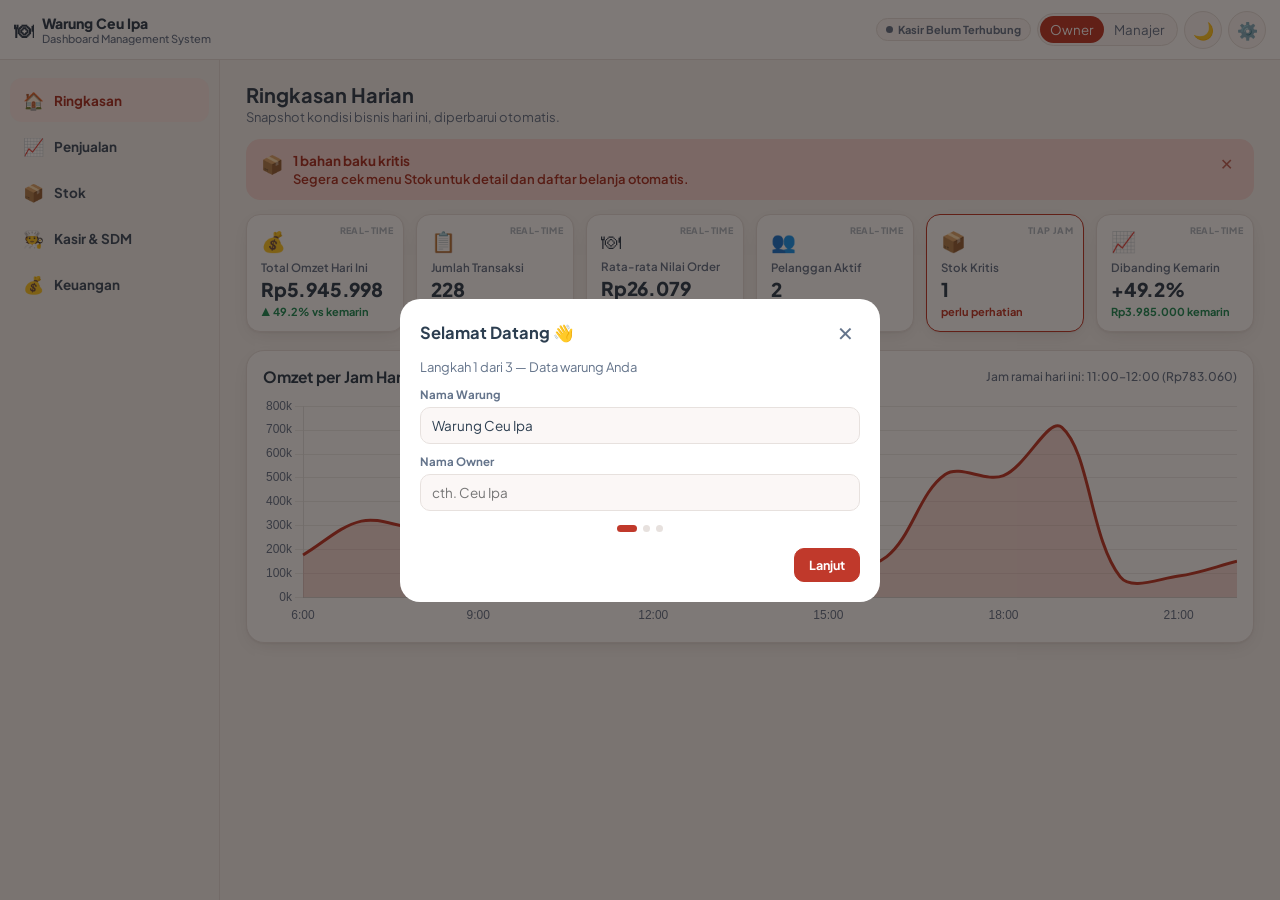
<file: dashboard/index.html>
<!DOCTYPE html>
<html lang="id">
<head>
<meta charset="UTF-8">
<meta name="viewport" content="width=device-width, initial-scale=1.0, viewport-fit=cover">
<title>Dashboard Ceu Ipa | Dashboard Management System</title>
<meta name="description" content="Dashboard internal untuk pemilik dan manajer Catering Ceu Ipa: ringkasan omzet, laporan penjualan, stok bahan baku, monitoring kasir & karyawan, dan laporan keuangan.">
<meta name="robots" content="noindex, nofollow">
<link rel="preconnect" href="https://fonts.googleapis.com">
<link rel="preconnect" href="https://fonts.gstatic.com" crossorigin>
<link href="https://fonts.googleapis.com/css2?family=Plus+Jakarta+Sans:wght@400;500;600;700;800&display=swap" rel="stylesheet">
<link rel="stylesheet" href="style.css">
</head>
<body>

<header class="topbar">
  <div class="topbar__brand">
    <span class="logo-emoji">🍽</span>
    <div>
      <span id="brandShopName">Warung Ceu Ipa</span>
      <small>Dashboard Management System</small>
    </div>
  </div>
  <div class="topbar__actions">
    <span id="kasirStatusPill" class="status-pill"><span class="dot"></span><span class="lbl">Kasir</span></span>
    <div class="role-switch" title="Simulasi login sebagai peran (demo)">
      <button data-role="owner">Owner</button>
      <button data-role="manajer">Manajer</button>
    </div>
    <button id="themeToggle" class="icon-btn" aria-label="Ganti tema">🌙</button>
    <button id="openSettings" class="icon-btn" aria-label="Pengaturan">⚙️</button>
  </div>
</header>

<div class="app-shell">
  <nav class="side-nav" id="sideNav" aria-label="Navigasi utama"></nav>

  <main class="main">

    <!-- MODULE 1 — RINGKASAN HARIAN -->
    <section class="section active" id="sec-ringkasan">
      <div class="section-head">
        <div>
          <h1>Ringkasan Harian</h1>
          <p>Snapshot kondisi bisnis hari ini, diperbarui otomatis.</p>
        </div>
      </div>
      <div id="alertBanner"></div>
      <div class="grid kpi-grid" id="kpiGrid"></div>

      <div class="panel card" id="ringkasanChartPanel">
        <div class="panel-head">
          <h2>Omzet per Jam Hari Ini</h2>
          <span class="hint" id="peakHourNote"></span>
        </div>
        <div class="chart-box"><canvas id="chartHourlyMini"></canvas></div>
      </div>
    </section>

    <!-- MODULE 2 — LAPORAN PENJUALAN -->
    <section class="section" id="sec-penjualan">
      <div class="section-head">
        <div>
          <h1>Laporan Penjualan</h1>
          <p>Grafik penjualan, analisis menu, dan perbandingan periode.</p>
        </div>
        <div class="chip-row no-print" id="penjualanExportRow">
          <button class="btn sm" id="exportMenuCsv">⬇️ Excel/CSV</button>
          <button class="btn sm" id="exportPdf">🖨️ PDF</button>
        </div>
      </div>

      <div class="chip-row no-print" id="periodChips" style="margin-bottom:14px"></div>

      <div id="penjualanLocked" class="locked-state" style="display:none">
        <div class="ic">🔒</div>
        <h3>Grafik omzet &amp; perbandingan periode khusus Owner</h3>
        <p>Manajer tetap dapat melihat data operasional menu (qty terjual, trend, status) di tabel Analisis Menu.</p>
      </div>

      <div id="penjualanFinancial">
        <div class="grid" style="grid-template-columns:1fr;gap:12px">
          <div class="card">
            <div class="panel-head"><h2>Grafik Penjualan per Jam (06.00–22.00)</h2></div>
            <div class="chart-box lg"><canvas id="chartHourly"></canvas></div>
          </div>
          <div class="card">
            <div class="panel-head"><h2>Perbandingan Omzet 7 Hari Terakhir</h2></div>
            <div class="chart-box"><canvas id="chartWeekly"></canvas></div>
          </div>
        </div>

        <div class="panel">
          <div class="panel-head"><h2>Perbandingan Periode</h2></div>
          <div class="stat-mini-row" id="periodCompare"></div>
        </div>
      </div>

      <div class="panel">
        <div class="panel-head"><h2>Analisis Menu</h2><span class="hint">Klik judul kolom untuk urutkan</span></div>
        <div class="table-wrap">
          <table id="menuTable">
            <thead id="menuTableHead">
              <tr>
                <th class="sortable" data-col="nama">Nama Menu</th>
                <th class="sortable" data-col="qty">Qty Terjual</th>
                <th class="sortable" data-col="revenue">Total Pendapatan</th>
                <th class="sortable" data-col="marginPct">Margin Kasar</th>
                <th class="sortable" data-col="trend">Trend</th>
                <th class="sortable" data-col="status">Status</th>
              </tr>
            </thead>
            <tbody id="menuTableBody"></tbody>
          </table>
        </div>
      </div>
    </section>

    <!-- MODULE 3 — MANAJEMEN STOK -->
    <section class="section" id="sec-stok">
      <div class="section-head">
        <div>
          <h1>Manajemen Stok &amp; Bahan Baku</h1>
          <p>Inventaris real-time dan estimasi kecukupan stok.</p>
        </div>
        <div class="chip-row no-print">
          <button class="btn sm primary" id="genShoppingList">🛒 Buat Daftar Belanja</button>
        </div>
      </div>

      <div id="stokAlert"></div>

      <div class="table-wrap">
        <table>
          <thead><tr><th>Bahan Baku</th><th>Stok Saat Ini</th><th>Batas Minimum</th><th>Status</th><th>Estimasi Cukup</th></tr></thead>
          <tbody id="stokTableBody"></tbody>
        </table>
      </div>

      <div class="panel">
        <div class="panel-head"><h2>Riwayat Pembelian Bahan Baku</h2></div>
        <div class="table-wrap">
          <table>
            <thead><tr><th>Tanggal</th><th>Bahan</th><th>Jumlah</th><th>Supplier</th><th>Biaya</th></tr></thead>
            <tbody id="purchaseHistBody"></tbody>
          </table>
        </div>
      </div>

      <div class="panel card">
        <div class="panel-head"><h2>Catat Pengeluaran Pembelian (v2)</h2></div>
        <form id="expenseForm" class="form-grid cols-3">
          <div class="field"><label for="expenseItem">Item / Bahan</label><input id="expenseItem" type="text" placeholder="cth. Beras 25kg" required></div>
          <div class="field"><label for="expenseAmount">Biaya (Rp)</label><input id="expenseAmount" type="number" min="0" placeholder="150000" required></div>
          <div class="field" style="justify-content:flex-end"><button class="btn primary" type="submit">Simpan</button></div>
        </form>
        <div class="table-wrap" style="margin-top:12px">
          <table>
            <thead><tr><th>Tanggal</th><th>Item</th><th>Biaya</th></tr></thead>
            <tbody id="expenseBody"></tbody>
          </table>
        </div>
      </div>
    </section>

    <!-- MODULE 4 — MONITORING KASIR & KARYAWAN -->
    <section class="section" id="sec-kasir">
      <div class="section-head">
        <div>
          <h1>Monitoring Kasir &amp; Karyawan</h1>
          <p>Aktivitas transaksi, performa kasir, shift, dan kontrol akses.</p>
        </div>
        <div class="chip-row no-print">
          <button class="btn sm" id="openPinPad">🕘 Clock-in / Clock-out</button>
          <button class="btn sm" id="exportTxCsv">⬇️ CSV</button>
        </div>
      </div>

      <div class="panel-head"><h2>Aktivitas Kasir Hari Ini</h2></div>
      <div class="table-wrap">
        <table>
          <thead><tr><th>Waktu</th><th>Meja/Antrian</th><th>Kasir</th><th>Total</th><th>Flag</th></tr></thead>
          <tbody id="txTableBody"></tbody>
        </table>
      </div>

      <div class="panel card">
        <div class="panel-head"><h2>Performa per Kasir (transaksi/jam)</h2></div>
        <div class="chart-box"><canvas id="chartCashier"></canvas></div>
      </div>

      <div class="panel">
        <div class="panel-head"><h2>Jadwal Shift &amp; Absensi</h2></div>
        <div class="table-wrap">
          <table>
            <thead><tr><th>Nama</th><th>Peran</th><th>Jadwal Shift</th><th>Status Hari Ini</th></tr></thead>
            <tbody id="shiftBody"></tbody>
          </table>
        </div>
      </div>

      <div class="panel">
        <div class="panel-head"><h2>Riwayat Kehadiran</h2></div>
        <div class="table-wrap">
          <table>
            <thead><tr><th>Tanggal</th><th>Nama</th><th>Jam Masuk</th><th>Jam Keluar</th></tr></thead>
            <tbody id="attendanceBody"></tbody>
          </table>
        </div>
      </div>

      <div class="panel">
        <div class="panel-head"><h2>Kontrol Akses</h2></div>
        <div class="table-wrap">
          <table id="accessTable">
            <thead><tr><th>Fitur</th><th>Owner</th><th>Manajer</th></tr></thead>
            <tbody>
              <tr><td>Lihat omzet &amp; laba</td><td>✅</td><td>❌</td></tr>
              <tr><td>Pantau transaksi kasir</td><td>✅</td><td>✅</td></tr>
              <tr><td>Kelola stok</td><td>✅</td><td>✅</td></tr>
              <tr><td>Lihat laporan karyawan</td><td>✅</td><td>✅ (terbatas)</td></tr>
              <tr><td>Ubah harga menu</td><td>✅</td><td>❌</td></tr>
              <tr><td>Export laporan keuangan</td><td>✅</td><td>❌</td></tr>
            </tbody>
          </table>
        </div>
      </div>
    </section>

    <!-- MODULE 5 — LAPORAN KEUANGAN (OWNER ONLY) -->
    <section class="section" id="sec-keuangan">
      <div class="section-head">
        <div>
          <h1>Laporan Keuangan</h1>
          <p>Khusus Owner: laba rugi, arus kas, dan target pencapaian.</p>
        </div>
        <div class="chip-row no-print" id="keuanganActions">
          <button class="btn sm" id="exportKeuanganPdf">🖨️ PDF</button>
        </div>
      </div>

      <div id="keuanganLocked" class="locked-state">
        <div class="ic">🔒</div>
        <h3>Laporan Keuangan hanya untuk Owner</h3>
        <p>Sesuai kontrol akses, peran Manajer tidak dapat melihat laba, arus kas, atau target bisnis. Beralih ke peran Owner di kanan atas untuk membuka bagian ini.</p>
      </div>

      <div id="keuanganContent">
        <div class="card">
          <div class="panel-head"><h2>Laporan Laba Rugi Sederhana</h2></div>
          <div class="stat-mini-row" id="plSummary"></div>
          <form id="biayaForm" class="form-grid cols-3" style="margin-top:14px">
            <div class="field"><label for="biayaSewa">Sewa / bulan (Rp)</label><input id="biayaSewa" type="number" min="0"></div>
            <div class="field"><label for="biayaListrik">Listrik / bulan (Rp)</label><input id="biayaListrik" type="number" min="0"></div>
            <div class="field"><label for="biayaGaji">Gaji / bulan (Rp)</label><input id="biayaGaji" type="number" min="0"></div>
            <div class="field" style="grid-column:1/-1"><button class="btn primary" type="submit">Simpan Biaya Operasional</button></div>
          </form>
        </div>

        <div class="panel card">
          <div class="panel-head"><h2>Grafik Laba Bulanan (12 Bulan Terakhir)</h2></div>
          <div class="chart-box"><canvas id="chartMonthlyProfit"></canvas></div>
        </div>

        <div class="panel">
          <div class="panel-head"><h2>Arus Kas (Cash Flow)</h2></div>
          <div class="stat-mini-row" id="cashflowStats"></div>
          <div class="card" style="margin-top:12px">
            <div class="chart-box"><canvas id="chartCashflow"></canvas></div>
          </div>
        </div>

        <div class="panel card">
          <div class="panel-head"><h2>Target &amp; Pencapaian</h2></div>
          <form id="targetForm" class="form-grid cols-2">
            <div class="field"><label for="targetHarian">Target Omzet Harian (Rp)</label><input id="targetHarian" type="number" min="0"></div>
            <div class="field"><label for="targetBulanan">Target Omzet Bulanan (Rp)</label><input id="targetBulanan" type="number" min="0"></div>
            <div class="field" style="grid-column:1/-1"><button class="btn primary" type="submit">Simpan Target</button></div>
          </form>
          <div style="margin-top:16px">
            <div style="display:flex;justify-content:space-between;font-size:12px;font-weight:700;margin-bottom:5px"><span>Progress Harian</span><span id="progressHarianLabel"></span></div>
            <div class="progress"><span id="progressHarian" style="width:0%"></span></div>
          </div>
          <div style="margin-top:14px">
            <div style="display:flex;justify-content:space-between;font-size:12px;font-weight:700;margin-bottom:5px"><span>Progress Bulanan</span><span id="progressBulananLabel"></span></div>
            <div class="progress"><span id="progressBulanan" style="width:0%"></span></div>
          </div>
        </div>
      </div>
    </section>

  </main>
</div>

<nav class="bottom-nav" id="bottomNav" aria-label="Navigasi bawah"></nav>

<div class="toast-stack" id="toastStack"></div>

<!-- Onboarding modal -->
<div class="modal-overlay" id="onboardingOverlay">
  <div class="modal">
    <div class="modal-head">
      <h3>Selamat Datang 👋</h3>
      <button id="onbSkip" aria-label="Lewati">✕</button>
    </div>

    <div class="onb-step active" data-step="0">
      <p style="font-size:13px;color:var(--ink-500)">Langkah 1 dari 3 — Data warung Anda</p>
      <div class="form-grid" style="margin-top:12px">
        <div class="field"><label for="onbShopName">Nama Warung</label><input id="onbShopName" type="text" placeholder="Warung Ceu Ipa"></div>
        <div class="field"><label for="onbOwnerName">Nama Owner</label><input id="onbOwnerName" type="text" placeholder="cth. Ceu Ipa"></div>
      </div>
    </div>

    <div class="onb-step" data-step="1">
      <p style="font-size:13px;color:var(--ink-500)">Langkah 2 dari 3 — Hubungkan kasir Anda</p>
      <div class="onb-option" data-method="api">
        <span class="ic">🔌</span>
        <div><strong>Sambungkan via API Kasir</strong><span>Sinkron otomatis tiap transaksi (Moka, Pawoon, iReap, BonApp).</span></div>
      </div>
      <div class="onb-option" data-method="csv">
        <span class="ic">📄</span>
        <div><strong>Import CSV / Excel</strong><span>Upload laporan harian dari kasir secara manual.</span></div>
      </div>
      <div class="onb-option" data-method="skip">
        <span class="ic">⏭️</span>
        <div><strong>Lewati dulu</strong><span>Coba dashboard dengan data simulasi.</span></div>
      </div>
      <input type="file" id="onbCsvInput" accept=".csv" class="visually-hidden">
    </div>

    <div class="onb-step" data-step="2">
      <p style="font-size:13px;color:var(--ink-500)">Langkah 3 dari 3 — Siap dipakai</p>
      <div style="text-align:center;padding:20px 0">
        <div style="font-size:44px">🎉</div>
        <h3 style="margin-top:8px">Semua siap!</h3>
        <p style="margin-top:6px;font-size:13px;color:var(--ink-500)">Dashboard utama akan menampilkan ringkasan omzet, stok, dan performa karyawan Anda.</p>
      </div>
    </div>

    <div class="step-dots"><span></span><span></span><span></span></div>
    <div class="modal-foot">
      <button class="btn ghost" id="onbBack">Kembali</button>
      <button class="btn primary" id="onbNext">Lanjut</button>
    </div>
  </div>
</div>

<!-- Settings modal -->
<div class="modal-overlay" id="settingsOverlay">
  <div class="modal">
    <div class="modal-head">
      <h3>Pengaturan</h3>
      <button id="closeSettings" aria-label="Tutup">✕</button>
    </div>

    <h4 style="font-size:13px;color:var(--ink-500);margin-bottom:6px">Integrasi Kasir</h4>
    <p style="font-size:12.5px;color:var(--ink-500)">Status: <strong id="setKasirStatus" style="color:var(--ink-900)">Belum terhubung</strong></p>
    <div style="display:flex;gap:8px;flex-wrap:wrap;margin-top:8px">
      <button class="btn sm" id="setConnectApi">🔌 Sambungkan API</button>
      <button class="btn sm" id="setImportCsv">📄 Import CSV</button>
      <button class="btn sm" id="setDownloadSample">⬇️ Contoh CSV</button>
      <button class="btn sm ghost" id="setDisconnect">Putuskan</button>
    </div>
    <input type="file" id="settingsCsvInput" accept=".csv" class="visually-hidden">

    <h4 style="font-size:13px;color:var(--ink-500);margin:18px 0 2px">Notifikasi</h4>
    <div class="switch-row">
      <div class="txt"><strong>WhatsApp ringkasan pagi</strong><span>Laporan ringkas otomatis ke nomor owner</span></div>
      <label class="switch"><input type="checkbox" id="setNotifWa"><span class="track"></span></label>
    </div>
    <div class="switch-row">
      <div class="txt"><strong>Push notification</strong><span>Alert stok kritis &amp; target tidak tercapai</span></div>
      <label class="switch"><input type="checkbox" id="setNotifPush"><span class="track"></span></label>
    </div>
    <div class="switch-row">
      <div class="txt"><strong>Email laporan</strong><span>Laporan mingguan/bulanan format PDF</span></div>
      <label class="switch"><input type="checkbox" id="setNotifEmail"><span class="track"></span></label>
    </div>

    <div class="modal-foot" style="justify-content:space-between;align-items:center">
      <button class="btn ghost sm" id="setRestartOnboarding">↺ Ulangi Onboarding</button>
      <button class="btn primary" id="closeSettingsBottom">Selesai</button>
    </div>
  </div>
</div>

<!-- PIN pad modal -->
<div class="modal-overlay" id="pinPadOverlay">
  <div class="modal" style="max-width:320px">
    <div class="modal-head">
      <h3>Clock-in / Clock-out</h3>
      <button id="closePinPad" aria-label="Tutup">✕</button>
    </div>
    <p id="pinEmpName" style="text-align:center;font-size:13px;color:var(--ink-500)">Masukkan PIN karyawan</p>
    <div class="pin-dots" id="pinDots"><span></span><span></span><span></span><span></span></div>
    <div class="pin-pad">
      <button data-d="1">1</button><button data-d="2">2</button><button data-d="3">3</button>
      <button data-d="4">4</button><button data-d="5">5</button><button data-d="6">6</button>
      <button data-d="7">7</button><button data-d="8">8</button><button data-d="9">9</button>
      <button></button><button data-d="0">0</button><button id="pinBackspace">⌫</button>
    </div>
  </div>
</div>

<script src="vendor/chart.umd.js"></script>
<script src="app.js"></script>
</body>
</html>
</file>
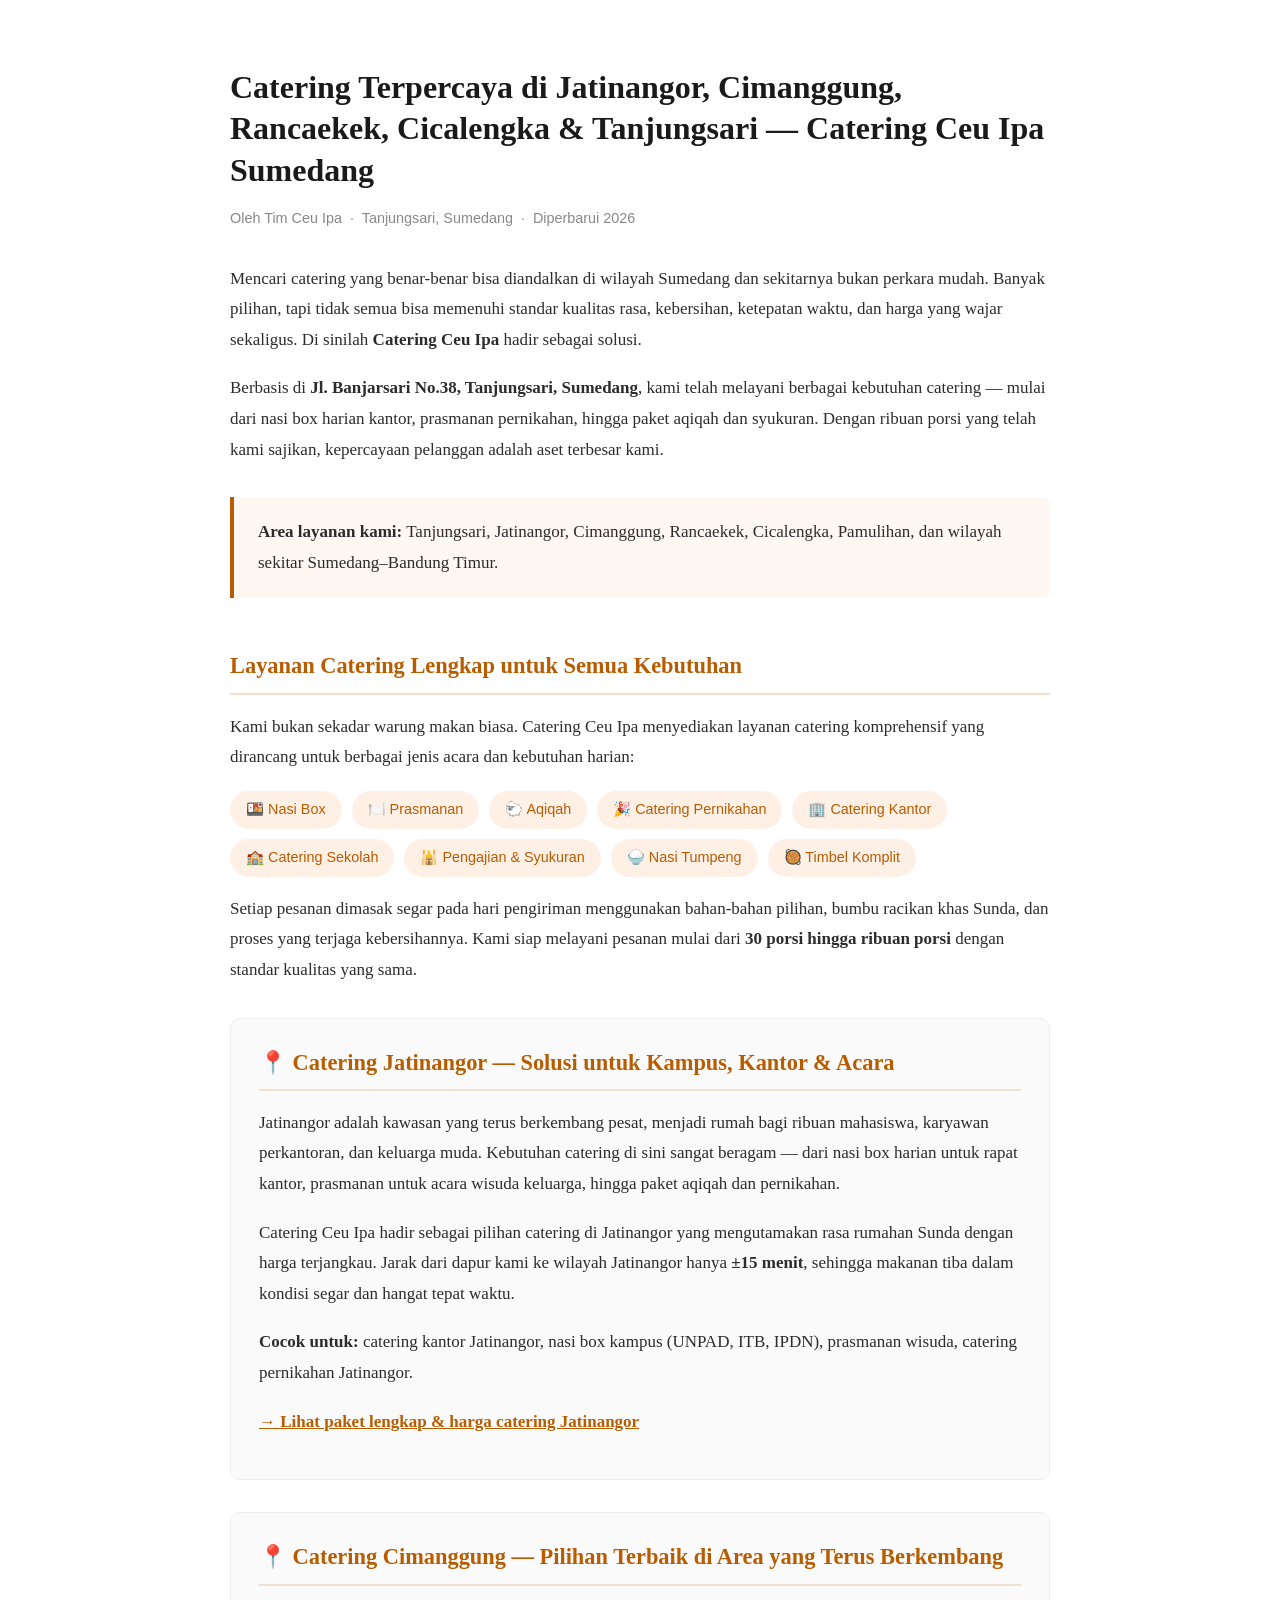
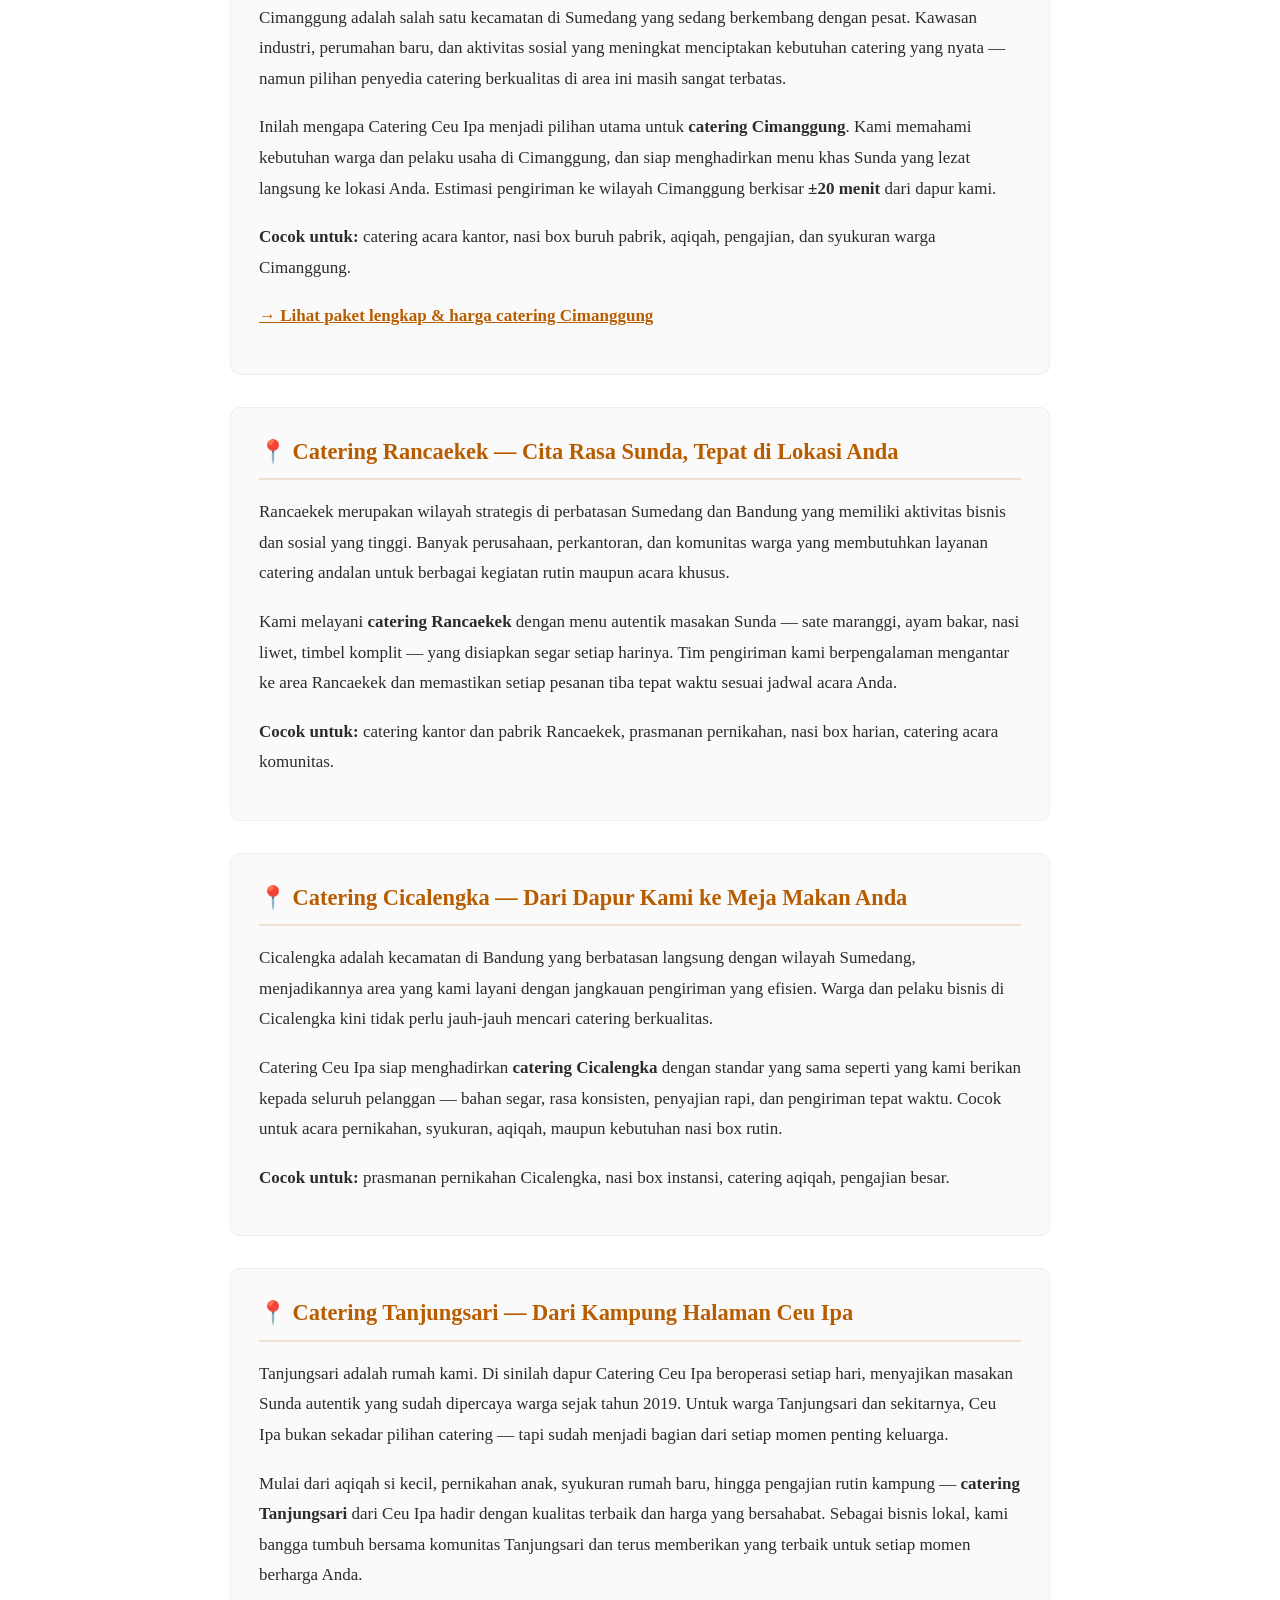
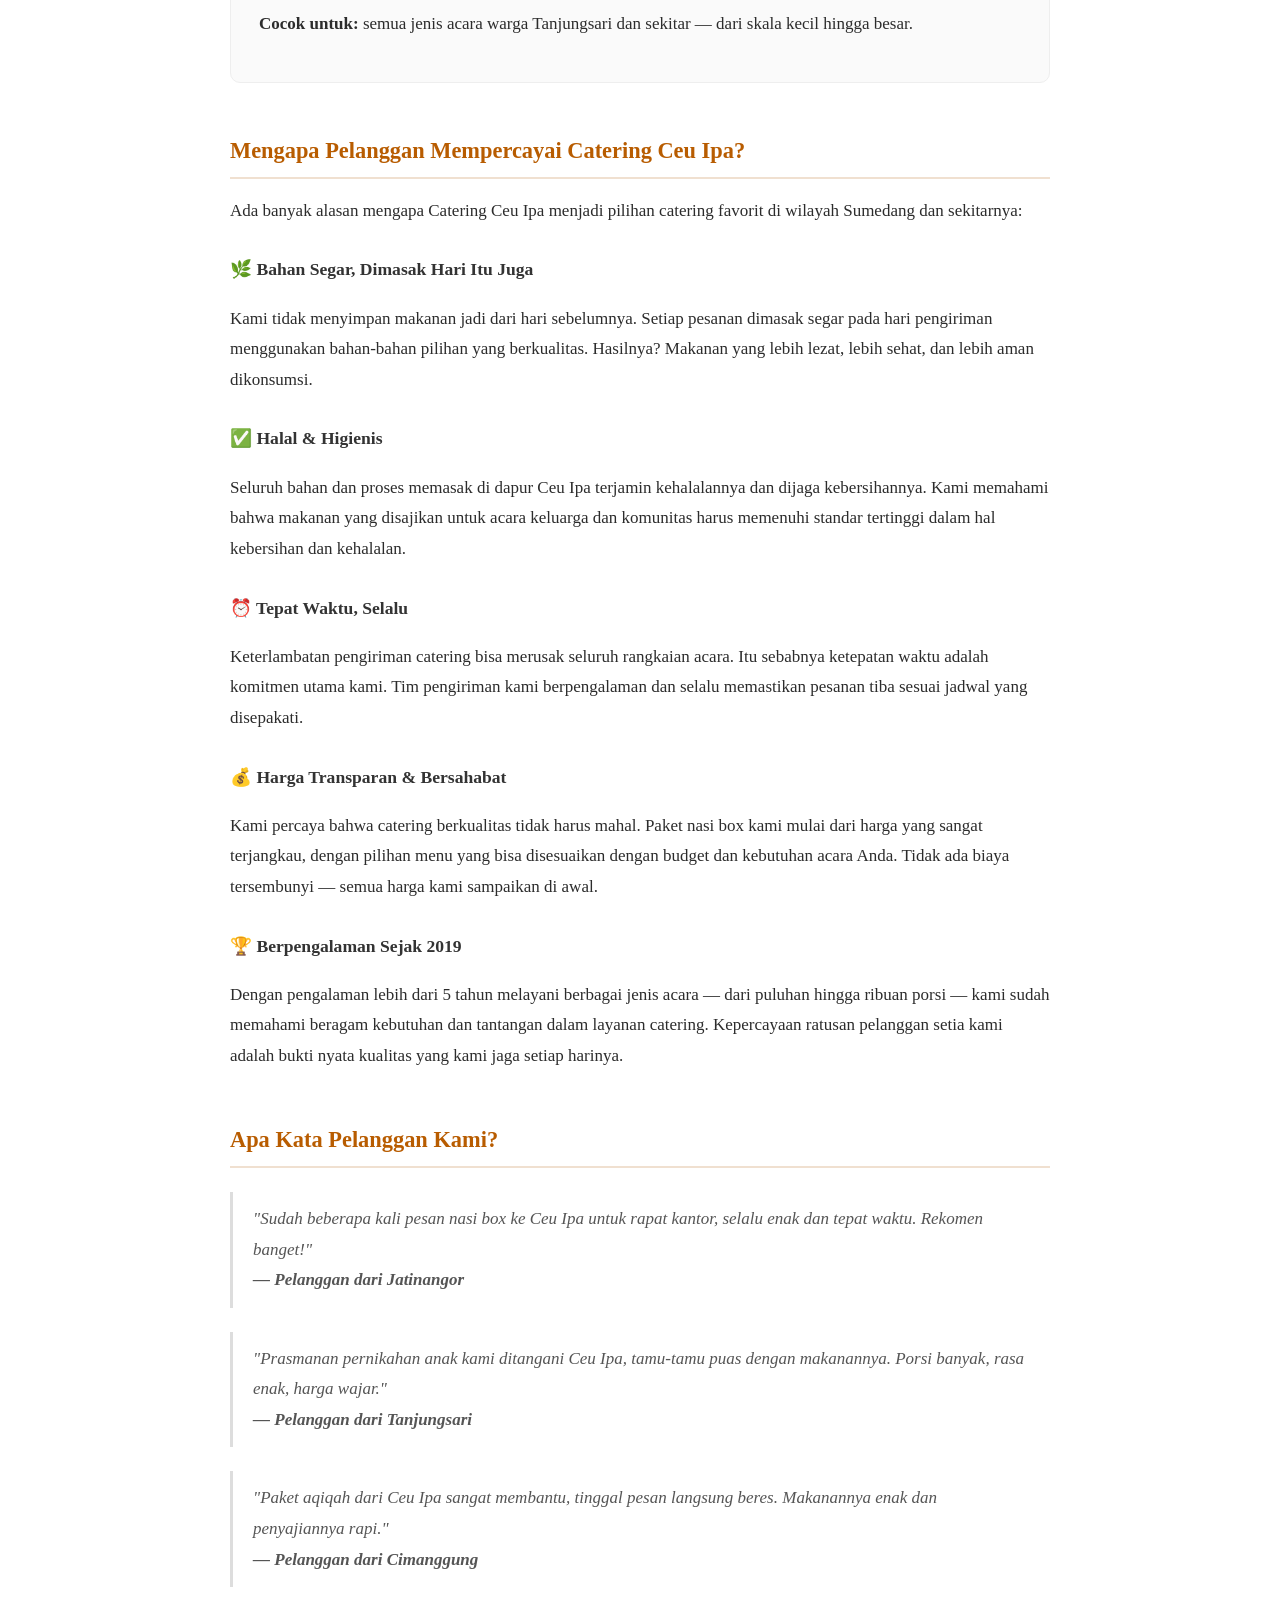
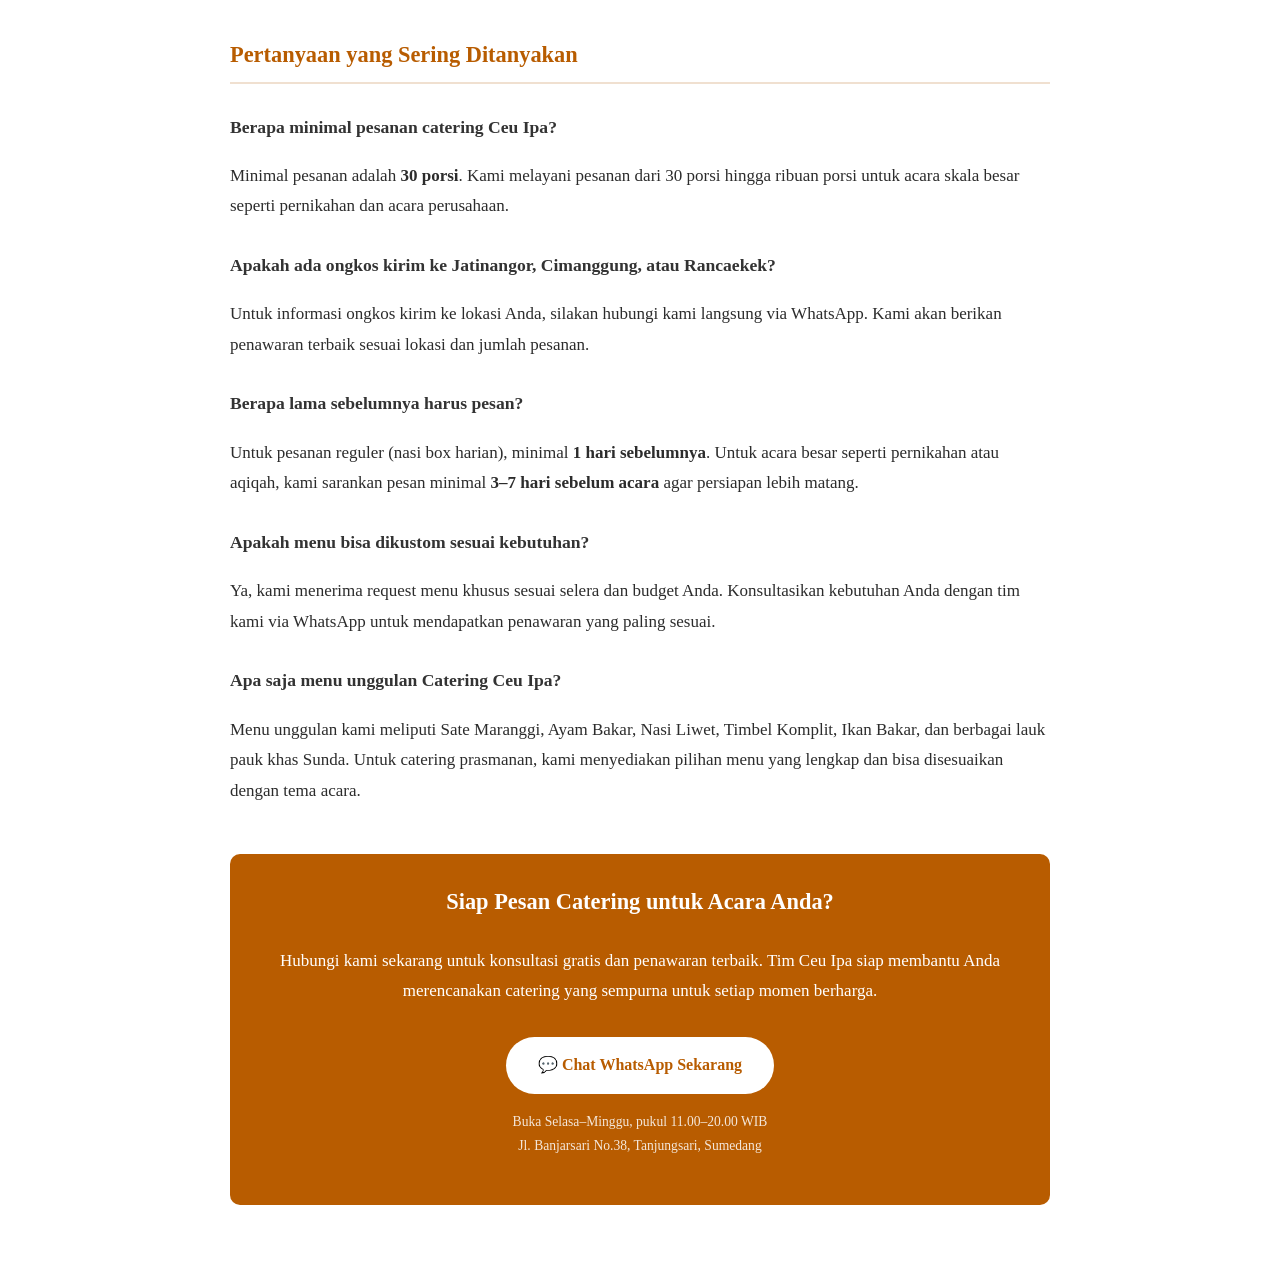
<file: artikel (1).html>
<!DOCTYPE html>
<html lang="id">
<head>
  <meta charset="UTF-8">
  <meta name="viewport" content="width=device-width, initial-scale=1.0">

  <!-- SEO Meta Tags -->
  <title>Catering Jatinangor, Cimanggung, Rancaekek, Cicalengka & Tanjungsari | Catering Ceu Ipa Sumedang</title>
  <meta name="description" content="Catering Ceu Ipa Sumedang melayani nasi box, prasmanan, aqiqah, dan acara di Jatinangor, Cimanggung, Rancaekek, Cicalengka, Pamulihan & Tanjungsari. Nasi box mulai Rp24rb. Halal, segar, tepat waktu.">
  <meta name="keywords" content="catering jatinangor, catering cimanggung, catering rancaekek, catering cicalengka, catering tanjungsari, nasi box sumedang, prasmanan sumedang, catering aqiqah sumedang, catering ceu ipa">

  <!-- Canonical -->
  <link rel="canonical" href="https://www.cateringceuipa.com/artikel.html">

  <!-- Open Graph -->
  <meta property="og:title" content="Catering Jatinangor, Cimanggung, Rancaekek & Sekitarnya | Catering Ceu Ipa">
  <meta property="og:description" content="Catering Ceu Ipa Sumedang. Nasi box mulai Rp24rb, prasmanan, aqiqah, catering acara. Melayani Jatinangor, Cimanggung, Rancaekek, Cicalengka, Pamulihan.">
  <meta property="og:type" content="article">
  <meta property="og:url" content="https://www.cateringceuipa.com/artikel.html">

  <style>
    body {
      font-family: 'Georgia', serif;
      font-size: 17px;
      line-height: 1.8;
      color: #2c2c2c;
      max-width: 820px;
      margin: 0 auto;
      padding: 40px 24px;
      background: #fff;
    }
    h1 { font-size: 2rem; line-height: 1.3; color: #1a1a1a; margin-bottom: 12px; }
    h2 { font-size: 1.4rem; color: #b85c00; margin-top: 48px; margin-bottom: 12px; border-bottom: 2px solid #f0e0d0; padding-bottom: 6px; }
    h3 { font-size: 1.1rem; color: #333; margin-top: 28px; }
    p { margin-bottom: 18px; }
    .meta { color: #888; font-size: 0.9rem; margin-bottom: 32px; font-family: sans-serif; }
    .intro-box {
      background: #fff8f2;
      border-left: 4px solid #b85c00;
      padding: 20px 24px;
      margin: 32px 0;
      border-radius: 0 8px 8px 0;
    }
    .lokasi-section {
      background: #fafafa;
      border: 1px solid #eee;
      border-radius: 10px;
      padding: 24px 28px;
      margin: 32px 0;
    }
    .lokasi-section h2 { margin-top: 0; }
    .cta-box {
      background: #b85c00;
      color: #fff;
      border-radius: 10px;
      padding: 28px 32px;
      text-align: center;
      margin: 48px 0 32px;
    }
    .cta-box h2 { color: #fff; border: none; margin-top: 0; }
    .cta-box a {
      display: inline-block;
      background: #fff;
      color: #b85c00;
      font-weight: bold;
      padding: 14px 32px;
      border-radius: 50px;
      text-decoration: none;
      margin-top: 12px;
      font-size: 1rem;
    }
    .layanan-list {
      display: flex;
      flex-wrap: wrap;
      gap: 10px;
      list-style: none;
      padding: 0;
      margin: 16px 0;
    }
    .layanan-list li {
      background: #fff0e6;
      color: #b85c00;
      padding: 6px 16px;
      border-radius: 50px;
      font-size: 0.9rem;
      font-family: sans-serif;
    }
    blockquote {
      border-left: 3px solid #ddd;
      margin: 24px 0;
      padding: 12px 20px;
      color: #555;
      font-style: italic;
    }
    @media (max-width: 600px) {
      h1 { font-size: 1.5rem; }
      body { padding: 24px 16px; }
    }
  </style>
</head>
<body>

  <article>

    <!-- Judul Artikel -->
    <h1>Catering Terpercaya di Jatinangor, Cimanggung, Rancaekek, Cicalengka & Tanjungsari — Catering Ceu Ipa Sumedang</h1>
    <p class="meta">Oleh Tim Ceu Ipa &nbsp;·&nbsp; Tanjungsari, Sumedang &nbsp;·&nbsp; Diperbarui 2026</p>

    <!-- Intro -->
    <p>Mencari catering yang benar-benar bisa diandalkan di wilayah Sumedang dan sekitarnya bukan perkara mudah. Banyak pilihan, tapi tidak semua bisa memenuhi standar kualitas rasa, kebersihan, ketepatan waktu, dan harga yang wajar sekaligus. Di sinilah <strong>Catering Ceu Ipa</strong> hadir sebagai solusi.</p>

    <p>Berbasis di <strong>Jl. Banjarsari No.38, Tanjungsari, Sumedang</strong>, kami telah melayani berbagai kebutuhan catering — mulai dari nasi box harian kantor, prasmanan pernikahan, hingga paket aqiqah dan syukuran. Dengan ribuan porsi yang telah kami sajikan, kepercayaan pelanggan adalah aset terbesar kami.</p>

    <div class="intro-box">
      <strong>Area layanan kami:</strong> Tanjungsari, Jatinangor, Cimanggung, Rancaekek, Cicalengka, Pamulihan, dan wilayah sekitar Sumedang–Bandung Timur.
    </div>

    <!-- Layanan Utama -->
    <h2>Layanan Catering Lengkap untuk Semua Kebutuhan</h2>

    <p>Kami bukan sekadar warung makan biasa. Catering Ceu Ipa menyediakan layanan catering komprehensif yang dirancang untuk berbagai jenis acara dan kebutuhan harian:</p>

    <ul class="layanan-list">
      <li>🍱 Nasi Box</li>
      <li>🍽️ Prasmanan</li>
      <li>🐑 Aqiqah</li>
      <li>🎉 Catering Pernikahan</li>
      <li>🏢 Catering Kantor</li>
      <li>🏫 Catering Sekolah</li>
      <li>🕌 Pengajian & Syukuran</li>
      <li>🍚 Nasi Tumpeng</li>
      <li>🥘 Timbel Komplit</li>
    </ul>

    <p>Setiap pesanan dimasak segar pada hari pengiriman menggunakan bahan-bahan pilihan, bumbu racikan khas Sunda, dan proses yang terjaga kebersihannya. Kami siap melayani pesanan mulai dari <strong>30 porsi hingga ribuan porsi</strong> dengan standar kualitas yang sama.</p>

    <!-- Section per Lokasi -->

    <div class="lokasi-section">
      <h2>📍 Catering Jatinangor — Solusi untuk Kampus, Kantor & Acara</h2>
      <p>Jatinangor adalah kawasan yang terus berkembang pesat, menjadi rumah bagi ribuan mahasiswa, karyawan perkantoran, dan keluarga muda. Kebutuhan catering di sini sangat beragam — dari nasi box harian untuk rapat kantor, prasmanan untuk acara wisuda keluarga, hingga paket aqiqah dan pernikahan.</p>
      <p>Catering Ceu Ipa hadir sebagai pilihan catering di Jatinangor yang mengutamakan rasa rumahan Sunda dengan harga terjangkau. Jarak dari dapur kami ke wilayah Jatinangor hanya <strong>±15 menit</strong>, sehingga makanan tiba dalam kondisi segar dan hangat tepat waktu.</p>
      <p><strong>Cocok untuk:</strong> catering kantor Jatinangor, nasi box kampus (UNPAD, ITB, IPDN), prasmanan wisuda, catering pernikahan Jatinangor.</p>
      <p><a href="https://www.cateringceuipa.com/jatinangor.html" style="color:#b85c00; font-weight:bold;">→ Lihat paket lengkap & harga catering Jatinangor</a></p>
    </div>

    <div class="lokasi-section">
      <h2>📍 Catering Cimanggung — Pilihan Terbaik di Area yang Terus Berkembang</h2>
      <p>Cimanggung adalah salah satu kecamatan di Sumedang yang sedang berkembang dengan pesat. Kawasan industri, perumahan baru, dan aktivitas sosial yang meningkat menciptakan kebutuhan catering yang nyata — namun pilihan penyedia catering berkualitas di area ini masih sangat terbatas.</p>
      <p>Inilah mengapa Catering Ceu Ipa menjadi pilihan utama untuk <strong>catering Cimanggung</strong>. Kami memahami kebutuhan warga dan pelaku usaha di Cimanggung, dan siap menghadirkan menu khas Sunda yang lezat langsung ke lokasi Anda. Estimasi pengiriman ke wilayah Cimanggung berkisar <strong>±20 menit</strong> dari dapur kami.</p>
      <p><strong>Cocok untuk:</strong> catering acara kantor, nasi box buruh pabrik, aqiqah, pengajian, dan syukuran warga Cimanggung.</p>
      <p><a href="https://www.cateringceuipa.com/cimanggung.html" style="color:#b85c00; font-weight:bold;">→ Lihat paket lengkap & harga catering Cimanggung</a></p>
    </div>

    <div class="lokasi-section">
      <h2>📍 Catering Rancaekek — Cita Rasa Sunda, Tepat di Lokasi Anda</h2>
      <p>Rancaekek merupakan wilayah strategis di perbatasan Sumedang dan Bandung yang memiliki aktivitas bisnis dan sosial yang tinggi. Banyak perusahaan, perkantoran, dan komunitas warga yang membutuhkan layanan catering andalan untuk berbagai kegiatan rutin maupun acara khusus.</p>
      <p>Kami melayani <strong>catering Rancaekek</strong> dengan menu autentik masakan Sunda — sate maranggi, ayam bakar, nasi liwet, timbel komplit — yang disiapkan segar setiap harinya. Tim pengiriman kami berpengalaman mengantar ke area Rancaekek dan memastikan setiap pesanan tiba tepat waktu sesuai jadwal acara Anda.</p>
      <p><strong>Cocok untuk:</strong> catering kantor dan pabrik Rancaekek, prasmanan pernikahan, nasi box harian, catering acara komunitas.</p>
    </div>

    <div class="lokasi-section">
      <h2>📍 Catering Cicalengka — Dari Dapur Kami ke Meja Makan Anda</h2>
      <p>Cicalengka adalah kecamatan di Bandung yang berbatasan langsung dengan wilayah Sumedang, menjadikannya area yang kami layani dengan jangkauan pengiriman yang efisien. Warga dan pelaku bisnis di Cicalengka kini tidak perlu jauh-jauh mencari catering berkualitas.</p>
      <p>Catering Ceu Ipa siap menghadirkan <strong>catering Cicalengka</strong> dengan standar yang sama seperti yang kami berikan kepada seluruh pelanggan — bahan segar, rasa konsisten, penyajian rapi, dan pengiriman tepat waktu. Cocok untuk acara pernikahan, syukuran, aqiqah, maupun kebutuhan nasi box rutin.</p>
      <p><strong>Cocok untuk:</strong> prasmanan pernikahan Cicalengka, nasi box instansi, catering aqiqah, pengajian besar.</p>
    </div>

    <div class="lokasi-section">
      <h2>📍 Catering Tanjungsari — Dari Kampung Halaman Ceu Ipa</h2>
      <p>Tanjungsari adalah rumah kami. Di sinilah dapur Catering Ceu Ipa beroperasi setiap hari, menyajikan masakan Sunda autentik yang sudah dipercaya warga sejak tahun 2019. Untuk warga Tanjungsari dan sekitarnya, Ceu Ipa bukan sekadar pilihan catering — tapi sudah menjadi bagian dari setiap momen penting keluarga.</p>
      <p>Mulai dari aqiqah si kecil, pernikahan anak, syukuran rumah baru, hingga pengajian rutin kampung — <strong>catering Tanjungsari</strong> dari Ceu Ipa hadir dengan kualitas terbaik dan harga yang bersahabat. Sebagai bisnis lokal, kami bangga tumbuh bersama komunitas Tanjungsari dan terus memberikan yang terbaik untuk setiap momen berharga Anda.</p>
      <p><strong>Cocok untuk:</strong> semua jenis acara warga Tanjungsari dan sekitar — dari skala kecil hingga besar.</p>
    </div>

    <!-- Mengapa Pilih Ceu Ipa -->
    <h2>Mengapa Pelanggan Mempercayai Catering Ceu Ipa?</h2>

    <p>Ada banyak alasan mengapa Catering Ceu Ipa menjadi pilihan catering favorit di wilayah Sumedang dan sekitarnya:</p>

    <h3>🌿 Bahan Segar, Dimasak Hari Itu Juga</h3>
    <p>Kami tidak menyimpan makanan jadi dari hari sebelumnya. Setiap pesanan dimasak segar pada hari pengiriman menggunakan bahan-bahan pilihan yang berkualitas. Hasilnya? Makanan yang lebih lezat, lebih sehat, dan lebih aman dikonsumsi.</p>

    <h3>✅ Halal & Higienis</h3>
    <p>Seluruh bahan dan proses memasak di dapur Ceu Ipa terjamin kehalalannya dan dijaga kebersihannya. Kami memahami bahwa makanan yang disajikan untuk acara keluarga dan komunitas harus memenuhi standar tertinggi dalam hal kebersihan dan kehalalan.</p>

    <h3>⏰ Tepat Waktu, Selalu</h3>
    <p>Keterlambatan pengiriman catering bisa merusak seluruh rangkaian acara. Itu sebabnya ketepatan waktu adalah komitmen utama kami. Tim pengiriman kami berpengalaman dan selalu memastikan pesanan tiba sesuai jadwal yang disepakati.</p>

    <h3>💰 Harga Transparan & Bersahabat</h3>
    <p>Kami percaya bahwa catering berkualitas tidak harus mahal. Paket nasi box kami mulai dari harga yang sangat terjangkau, dengan pilihan menu yang bisa disesuaikan dengan budget dan kebutuhan acara Anda. Tidak ada biaya tersembunyi — semua harga kami sampaikan di awal.</p>

    <h3>🏆 Berpengalaman Sejak 2019</h3>
    <p>Dengan pengalaman lebih dari 5 tahun melayani berbagai jenis acara — dari puluhan hingga ribuan porsi — kami sudah memahami beragam kebutuhan dan tantangan dalam layanan catering. Kepercayaan ratusan pelanggan setia kami adalah bukti nyata kualitas yang kami jaga setiap harinya.</p>

    <!-- Testimoni -->
    <h2>Apa Kata Pelanggan Kami?</h2>

    <blockquote>
      "Sudah beberapa kali pesan nasi box ke Ceu Ipa untuk rapat kantor, selalu enak dan tepat waktu. Rekomen banget!"
      <br><strong>— Pelanggan dari Jatinangor</strong>
    </blockquote>

    <blockquote>
      "Prasmanan pernikahan anak kami ditangani Ceu Ipa, tamu-tamu puas dengan makanannya. Porsi banyak, rasa enak, harga wajar."
      <br><strong>— Pelanggan dari Tanjungsari</strong>
    </blockquote>

    <blockquote>
      "Paket aqiqah dari Ceu Ipa sangat membantu, tinggal pesan langsung beres. Makanannya enak dan penyajiannya rapi."
      <br><strong>— Pelanggan dari Cimanggung</strong>
    </blockquote>

    <!-- FAQ -->
    <h2>Pertanyaan yang Sering Ditanyakan</h2>

    <h3>Berapa minimal pesanan catering Ceu Ipa?</h3>
    <p>Minimal pesanan adalah <strong>30 porsi</strong>. Kami melayani pesanan dari 30 porsi hingga ribuan porsi untuk acara skala besar seperti pernikahan dan acara perusahaan.</p>

    <h3>Apakah ada ongkos kirim ke Jatinangor, Cimanggung, atau Rancaekek?</h3>
    <p>Untuk informasi ongkos kirim ke lokasi Anda, silakan hubungi kami langsung via WhatsApp. Kami akan berikan penawaran terbaik sesuai lokasi dan jumlah pesanan.</p>

    <h3>Berapa lama sebelumnya harus pesan?</h3>
    <p>Untuk pesanan reguler (nasi box harian), minimal <strong>1 hari sebelumnya</strong>. Untuk acara besar seperti pernikahan atau aqiqah, kami sarankan pesan minimal <strong>3–7 hari sebelum acara</strong> agar persiapan lebih matang.</p>

    <h3>Apakah menu bisa dikustom sesuai kebutuhan?</h3>
    <p>Ya, kami menerima request menu khusus sesuai selera dan budget Anda. Konsultasikan kebutuhan Anda dengan tim kami via WhatsApp untuk mendapatkan penawaran yang paling sesuai.</p>

    <h3>Apa saja menu unggulan Catering Ceu Ipa?</h3>
    <p>Menu unggulan kami meliputi Sate Maranggi, Ayam Bakar, Nasi Liwet, Timbel Komplit, Ikan Bakar, dan berbagai lauk pauk khas Sunda. Untuk catering prasmanan, kami menyediakan pilihan menu yang lengkap dan bisa disesuaikan dengan tema acara.</p>

    <!-- CTA -->
    <div class="cta-box">
      <h2>Siap Pesan Catering untuk Acara Anda?</h2>
      <p>Hubungi kami sekarang untuk konsultasi gratis dan penawaran terbaik. Tim Ceu Ipa siap membantu Anda merencanakan catering yang sempurna untuk setiap momen berharga.</p>
      <a href="https://wa.me/6282111616601?text=Halo%20Ceu%20Ipa%2C%20saya%20ingin%20konsultasi%20catering" target="_blank">
        💬 Chat WhatsApp Sekarang
      </a>
      <p style="margin-top:16px; font-size:0.85rem; opacity:0.85;">Buka Selasa–Minggu, pukul 11.00–20.00 WIB<br>Jl. Banjarsari No.38, Tanjungsari, Sumedang</p>
    </div>

  </article>

</body>
</html>
</file>
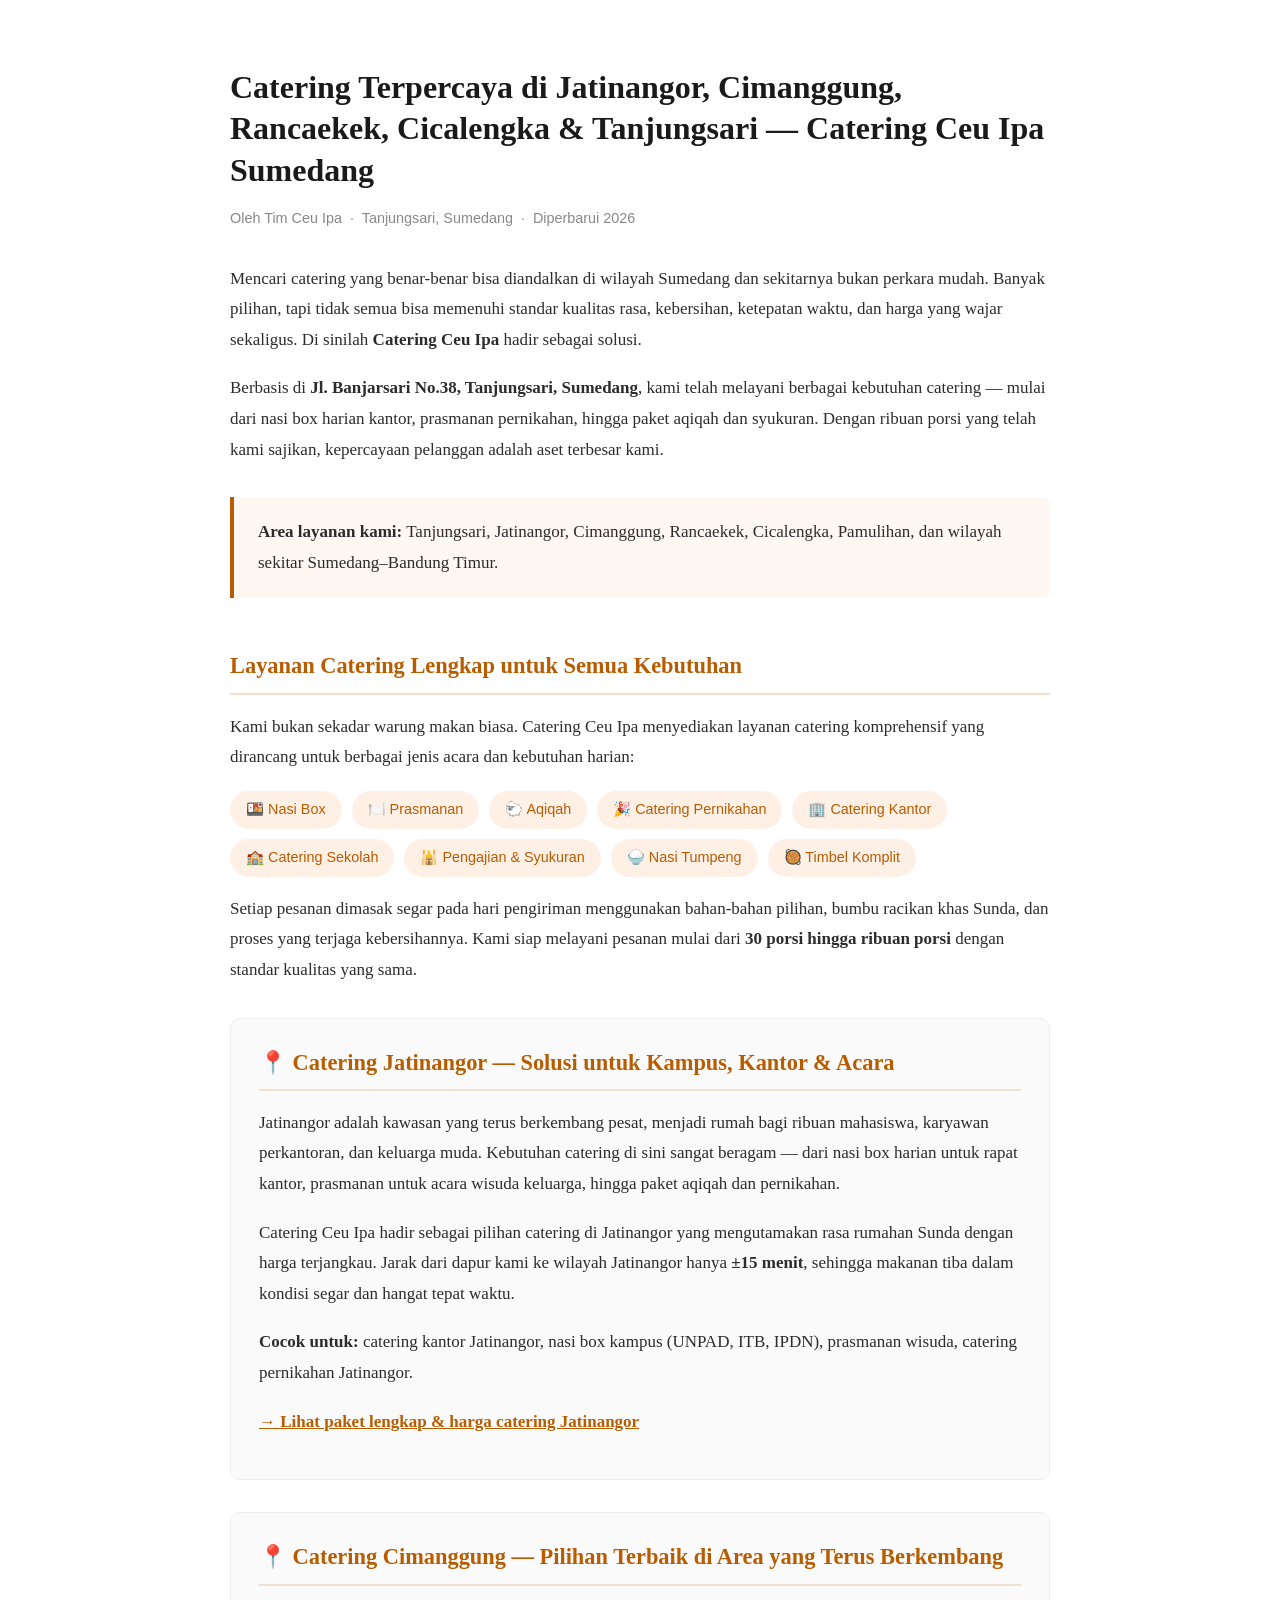
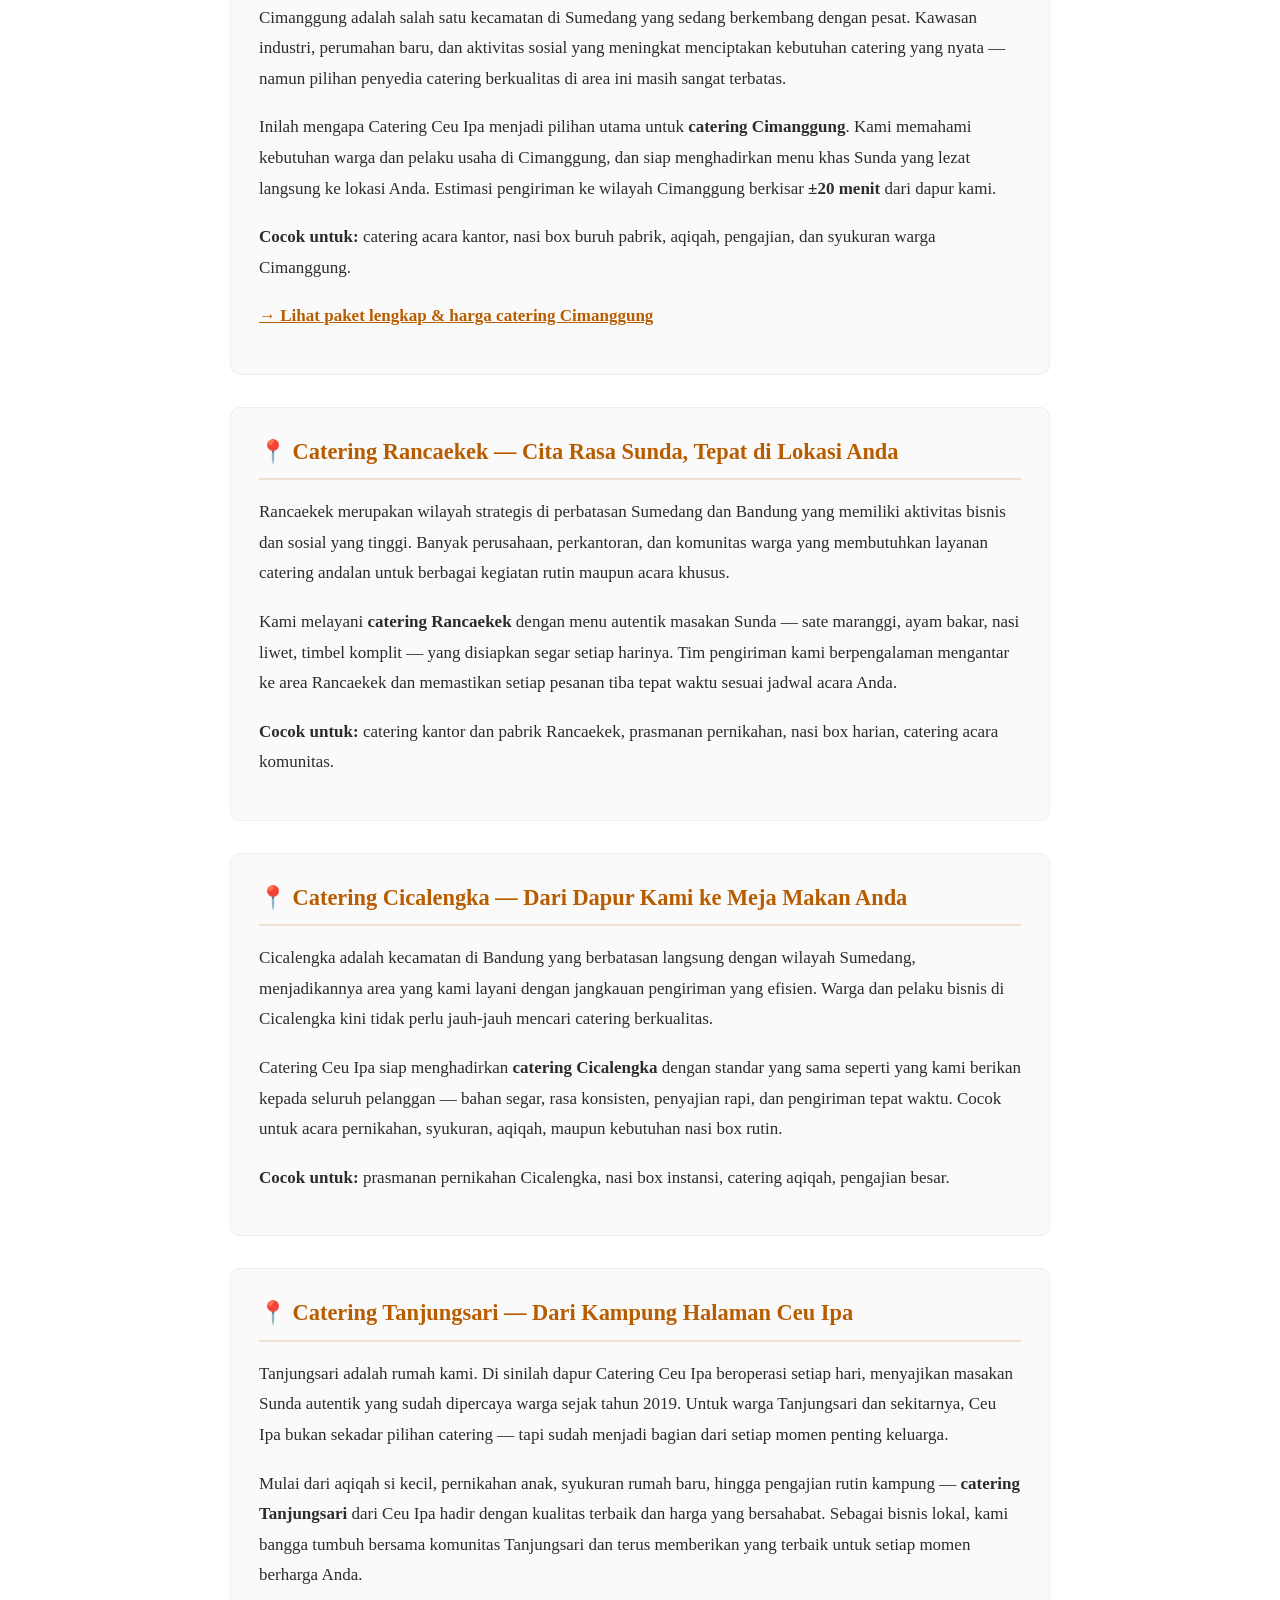
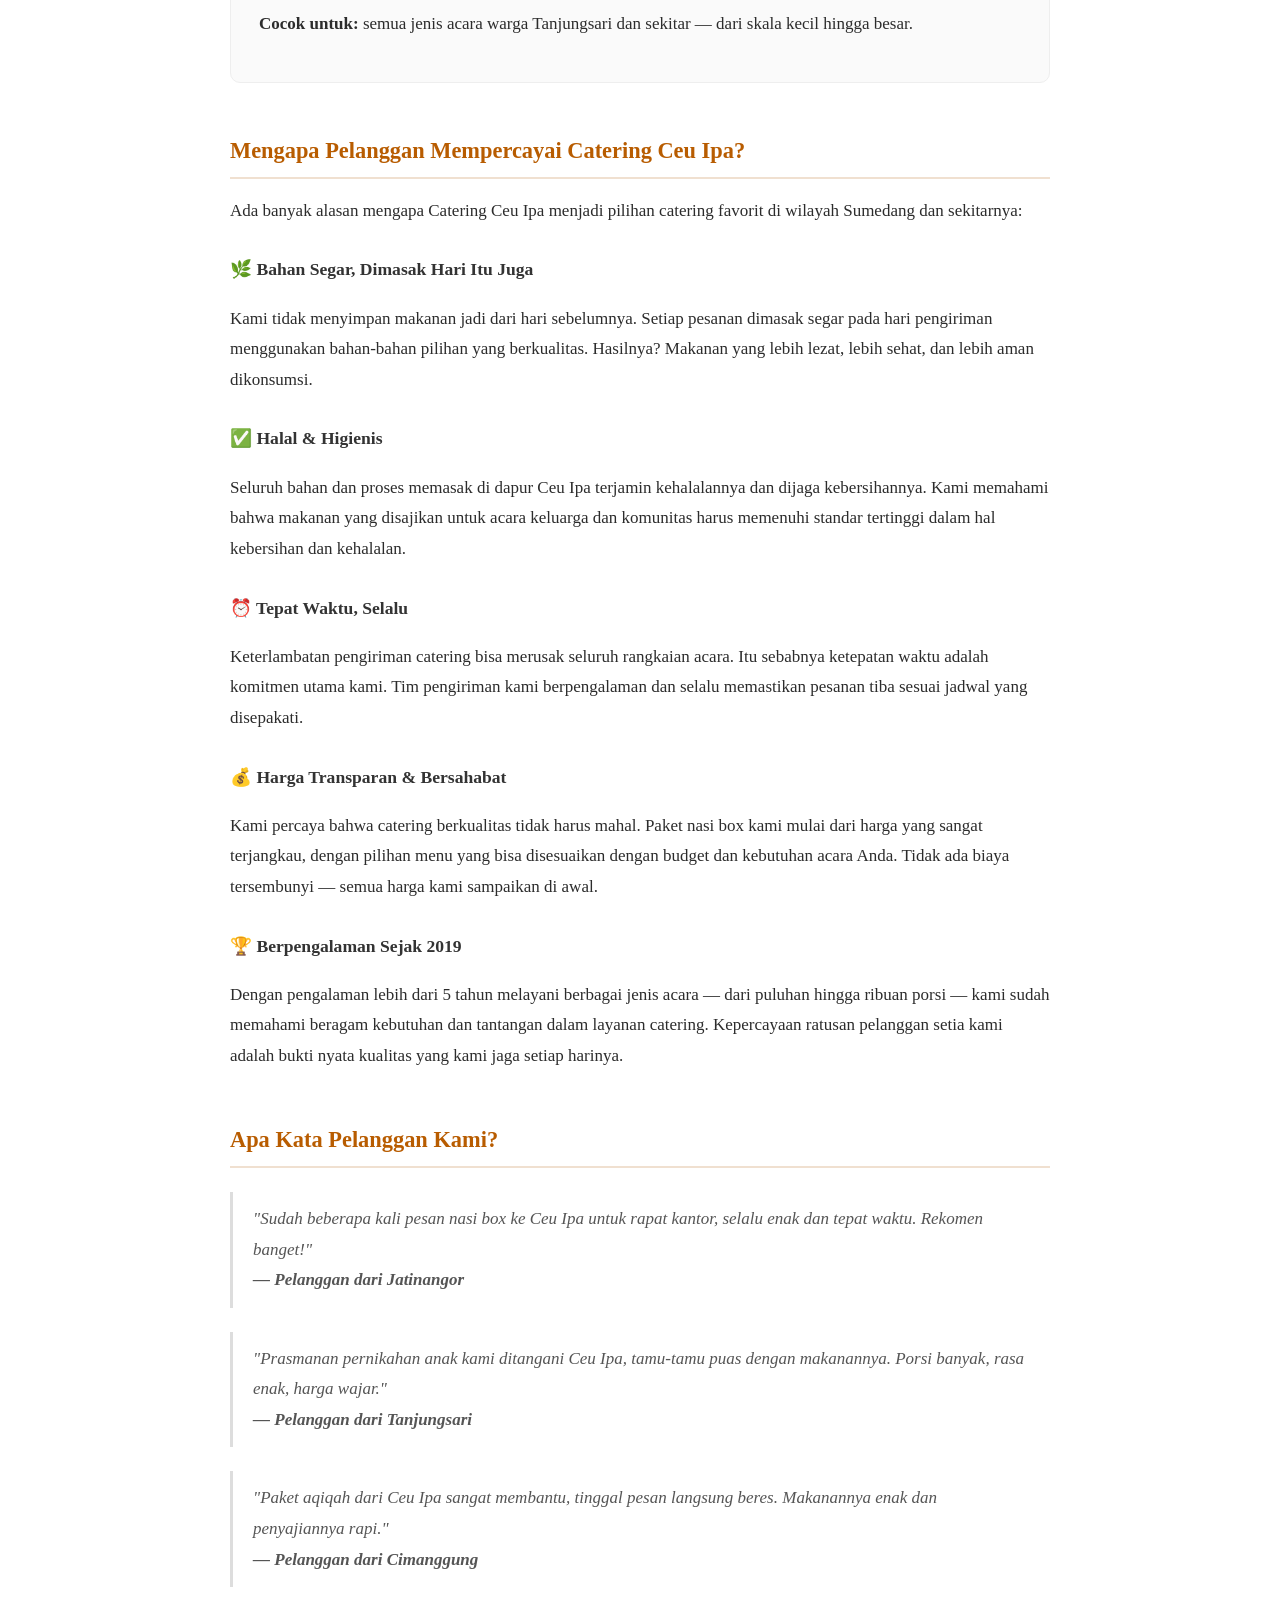
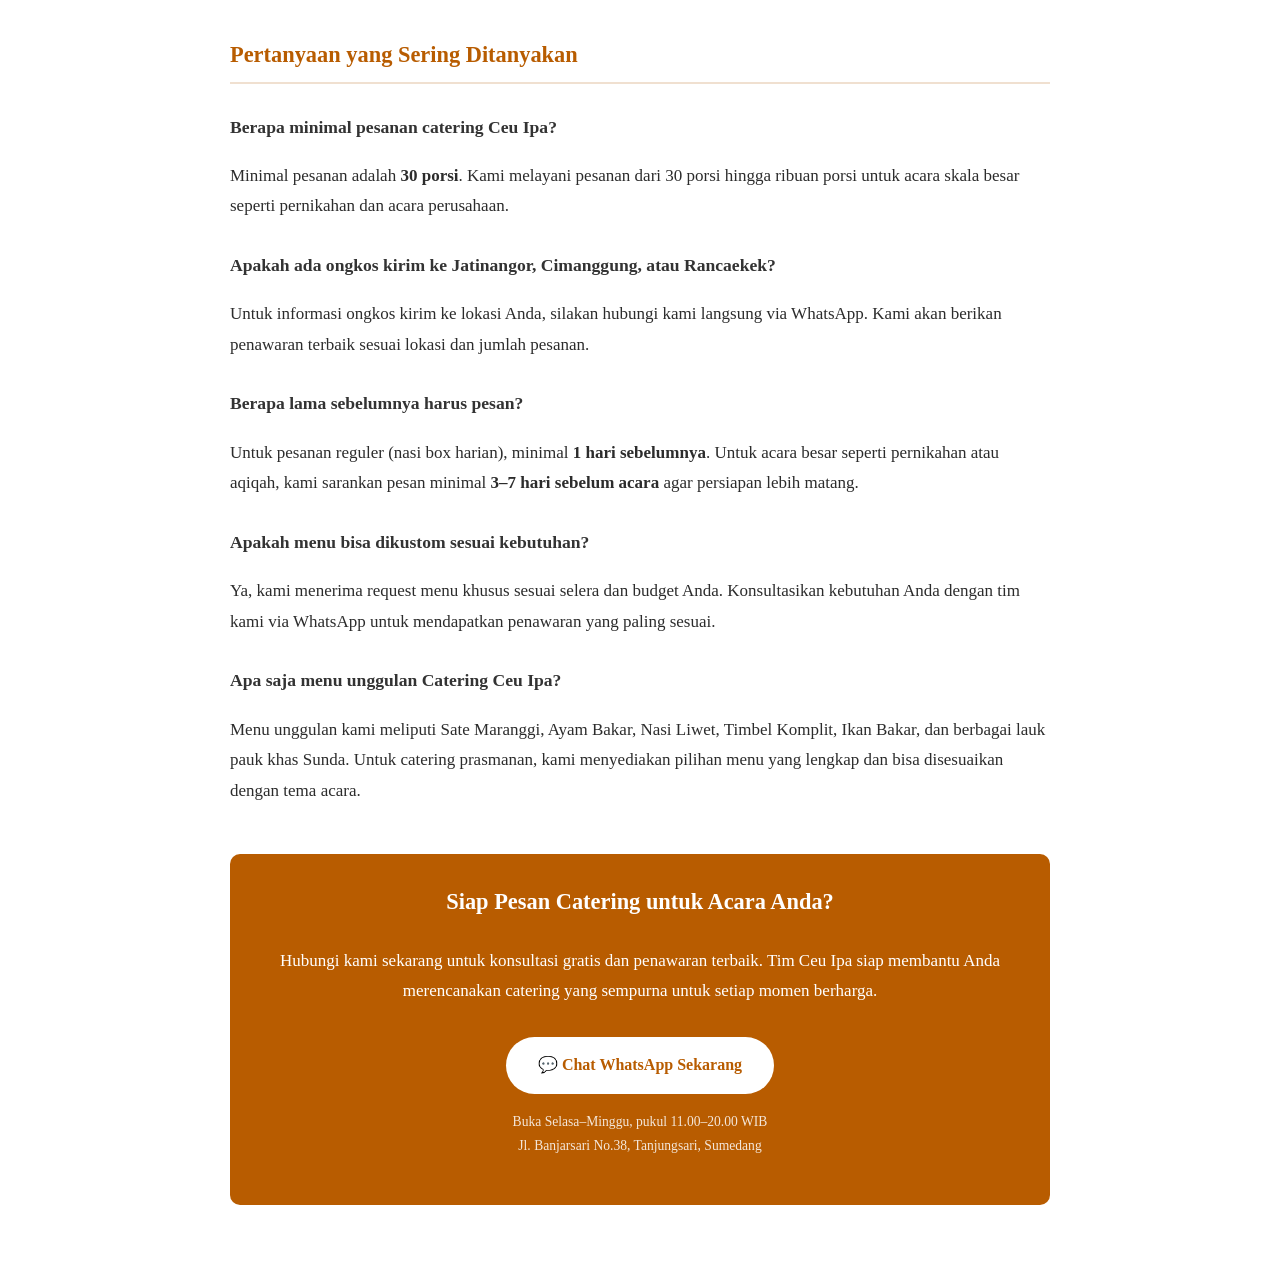
<file: artikel.html>
<!DOCTYPE html>
<html lang="id">
<head>
  <meta charset="UTF-8">
  <meta name="viewport" content="width=device-width, initial-scale=1.0">

  <!-- SEO Meta Tags -->
  <title>Catering Jatinangor, Cimanggung, Rancaekek, Cicalengka & Tanjungsari | Catering Ceu Ipa Sumedang</title>
  <meta name="description" content="Catering Ceu Ipa Sumedang melayani nasi box, prasmanan, aqiqah, dan acara di Jatinangor, Cimanggung, Rancaekek, Cicalengka, Pamulihan & Tanjungsari. Nasi box mulai Rp24rb. Halal, segar, tepat waktu.">
  <meta name="keywords" content="catering jatinangor, catering cimanggung, catering rancaekek, catering cicalengka, catering tanjungsari, nasi box sumedang, prasmanan sumedang, catering aqiqah sumedang, catering ceu ipa">

  <!-- Canonical -->
  <link rel="canonical" href="https://www.cateringceuipa.com/artikel">

  <!-- Open Graph -->
  <meta property="og:title" content="Catering Jatinangor, Cimanggung, Rancaekek & Sekitarnya | Catering Ceu Ipa">
  <meta property="og:description" content="Catering Ceu Ipa Sumedang. Nasi box mulai Rp24rb, prasmanan, aqiqah, catering acara. Melayani Jatinangor, Cimanggung, Rancaekek, Cicalengka, Pamulihan.">
  <meta property="og:type" content="article">
  <meta property="og:url" content="https://www.cateringceuipa.com/artikel">

  <style>
    body {
      font-family: 'Georgia', serif;
      font-size: 17px;
      line-height: 1.8;
      color: #2c2c2c;
      max-width: 820px;
      margin: 0 auto;
      padding: 40px 24px;
      background: #fff;
    }
    h1 { font-size: 2rem; line-height: 1.3; color: #1a1a1a; margin-bottom: 12px; }
    h2 { font-size: 1.4rem; color: #b85c00; margin-top: 48px; margin-bottom: 12px; border-bottom: 2px solid #f0e0d0; padding-bottom: 6px; }
    h3 { font-size: 1.1rem; color: #333; margin-top: 28px; }
    p { margin-bottom: 18px; }
    .meta { color: #888; font-size: 0.9rem; margin-bottom: 32px; font-family: sans-serif; }
    .intro-box {
      background: #fff8f2;
      border-left: 4px solid #b85c00;
      padding: 20px 24px;
      margin: 32px 0;
      border-radius: 0 8px 8px 0;
    }
    .lokasi-section {
      background: #fafafa;
      border: 1px solid #eee;
      border-radius: 10px;
      padding: 24px 28px;
      margin: 32px 0;
    }
    .lokasi-section h2 { margin-top: 0; }
    .cta-box {
      background: #b85c00;
      color: #fff;
      border-radius: 10px;
      padding: 28px 32px;
      text-align: center;
      margin: 48px 0 32px;
    }
    .cta-box h2 { color: #fff; border: none; margin-top: 0; }
    .cta-box a {
      display: inline-block;
      background: #fff;
      color: #b85c00;
      font-weight: bold;
      padding: 14px 32px;
      border-radius: 50px;
      text-decoration: none;
      margin-top: 12px;
      font-size: 1rem;
    }
    .layanan-list {
      display: flex;
      flex-wrap: wrap;
      gap: 10px;
      list-style: none;
      padding: 0;
      margin: 16px 0;
    }
    .layanan-list li {
      background: #fff0e6;
      color: #b85c00;
      padding: 6px 16px;
      border-radius: 50px;
      font-size: 0.9rem;
      font-family: sans-serif;
    }
    blockquote {
      border-left: 3px solid #ddd;
      margin: 24px 0;
      padding: 12px 20px;
      color: #555;
      font-style: italic;
    }
    @media (max-width: 600px) {
      h1 { font-size: 1.5rem; }
      body { padding: 24px 16px; }
    }
  </style>
</head>
<body>

  <article>

    <!-- Judul Artikel -->
    <h1>Catering Terpercaya di Jatinangor, Cimanggung, Rancaekek, Cicalengka & Tanjungsari — Catering Ceu Ipa Sumedang</h1>
    <p class="meta">Oleh Tim Ceu Ipa &nbsp;·&nbsp; Tanjungsari, Sumedang &nbsp;·&nbsp; Diperbarui 2026</p>

    <!-- Intro -->
    <p>Mencari catering yang benar-benar bisa diandalkan di wilayah Sumedang dan sekitarnya bukan perkara mudah. Banyak pilihan, tapi tidak semua bisa memenuhi standar kualitas rasa, kebersihan, ketepatan waktu, dan harga yang wajar sekaligus. Di sinilah <strong>Catering Ceu Ipa</strong> hadir sebagai solusi.</p>

    <p>Berbasis di <strong>Jl. Banjarsari No.38, Tanjungsari, Sumedang</strong>, kami telah melayani berbagai kebutuhan catering — mulai dari nasi box harian kantor, prasmanan pernikahan, hingga paket aqiqah dan syukuran. Dengan ribuan porsi yang telah kami sajikan, kepercayaan pelanggan adalah aset terbesar kami.</p>

    <div class="intro-box">
      <strong>Area layanan kami:</strong> Tanjungsari, Jatinangor, Cimanggung, Rancaekek, Cicalengka, Pamulihan, dan wilayah sekitar Sumedang–Bandung Timur.
    </div>

    <!-- Layanan Utama -->
    <h2>Layanan Catering Lengkap untuk Semua Kebutuhan</h2>

    <p>Kami bukan sekadar warung makan biasa. Catering Ceu Ipa menyediakan layanan catering komprehensif yang dirancang untuk berbagai jenis acara dan kebutuhan harian:</p>

    <ul class="layanan-list">
      <li>🍱 Nasi Box</li>
      <li>🍽️ Prasmanan</li>
      <li>🐑 Aqiqah</li>
      <li>🎉 Catering Pernikahan</li>
      <li>🏢 Catering Kantor</li>
      <li>🏫 Catering Sekolah</li>
      <li>🕌 Pengajian & Syukuran</li>
      <li>🍚 Nasi Tumpeng</li>
      <li>🥘 Timbel Komplit</li>
    </ul>

    <p>Setiap pesanan dimasak segar pada hari pengiriman menggunakan bahan-bahan pilihan, bumbu racikan khas Sunda, dan proses yang terjaga kebersihannya. Kami siap melayani pesanan mulai dari <strong>30 porsi hingga ribuan porsi</strong> dengan standar kualitas yang sama.</p>

    <!-- Section per Lokasi -->

    <div class="lokasi-section">
      <h2>📍 Catering Jatinangor — Solusi untuk Kampus, Kantor & Acara</h2>
      <p>Jatinangor adalah kawasan yang terus berkembang pesat, menjadi rumah bagi ribuan mahasiswa, karyawan perkantoran, dan keluarga muda. Kebutuhan catering di sini sangat beragam — dari nasi box harian untuk rapat kantor, prasmanan untuk acara wisuda keluarga, hingga paket aqiqah dan pernikahan.</p>
      <p>Catering Ceu Ipa hadir sebagai pilihan catering di Jatinangor yang mengutamakan rasa rumahan Sunda dengan harga terjangkau. Jarak dari dapur kami ke wilayah Jatinangor hanya <strong>±15 menit</strong>, sehingga makanan tiba dalam kondisi segar dan hangat tepat waktu.</p>
      <p><strong>Cocok untuk:</strong> catering kantor Jatinangor, nasi box kampus (UNPAD, ITB, IPDN), prasmanan wisuda, catering pernikahan Jatinangor.</p>
      <p><a href="https://www.cateringceuipa.com/jatinangor" style="color:#b85c00; font-weight:bold;">→ Lihat paket lengkap & harga catering Jatinangor</a></p>
    </div>

    <div class="lokasi-section">
      <h2>📍 Catering Cimanggung — Pilihan Terbaik di Area yang Terus Berkembang</h2>
      <p>Cimanggung adalah salah satu kecamatan di Sumedang yang sedang berkembang dengan pesat. Kawasan industri, perumahan baru, dan aktivitas sosial yang meningkat menciptakan kebutuhan catering yang nyata — namun pilihan penyedia catering berkualitas di area ini masih sangat terbatas.</p>
      <p>Inilah mengapa Catering Ceu Ipa menjadi pilihan utama untuk <strong>catering Cimanggung</strong>. Kami memahami kebutuhan warga dan pelaku usaha di Cimanggung, dan siap menghadirkan menu khas Sunda yang lezat langsung ke lokasi Anda. Estimasi pengiriman ke wilayah Cimanggung berkisar <strong>±20 menit</strong> dari dapur kami.</p>
      <p><strong>Cocok untuk:</strong> catering acara kantor, nasi box buruh pabrik, aqiqah, pengajian, dan syukuran warga Cimanggung.</p>
      <p><a href="https://www.cateringceuipa.com/cimanggung" style="color:#b85c00; font-weight:bold;">→ Lihat paket lengkap & harga catering Cimanggung</a></p>
    </div>

    <div class="lokasi-section">
      <h2>📍 Catering Rancaekek — Cita Rasa Sunda, Tepat di Lokasi Anda</h2>
      <p>Rancaekek merupakan wilayah strategis di perbatasan Sumedang dan Bandung yang memiliki aktivitas bisnis dan sosial yang tinggi. Banyak perusahaan, perkantoran, dan komunitas warga yang membutuhkan layanan catering andalan untuk berbagai kegiatan rutin maupun acara khusus.</p>
      <p>Kami melayani <strong>catering Rancaekek</strong> dengan menu autentik masakan Sunda — sate maranggi, ayam bakar, nasi liwet, timbel komplit — yang disiapkan segar setiap harinya. Tim pengiriman kami berpengalaman mengantar ke area Rancaekek dan memastikan setiap pesanan tiba tepat waktu sesuai jadwal acara Anda.</p>
      <p><strong>Cocok untuk:</strong> catering kantor dan pabrik Rancaekek, prasmanan pernikahan, nasi box harian, catering acara komunitas.</p>
    </div>

    <div class="lokasi-section">
      <h2>📍 Catering Cicalengka — Dari Dapur Kami ke Meja Makan Anda</h2>
      <p>Cicalengka adalah kecamatan di Bandung yang berbatasan langsung dengan wilayah Sumedang, menjadikannya area yang kami layani dengan jangkauan pengiriman yang efisien. Warga dan pelaku bisnis di Cicalengka kini tidak perlu jauh-jauh mencari catering berkualitas.</p>
      <p>Catering Ceu Ipa siap menghadirkan <strong>catering Cicalengka</strong> dengan standar yang sama seperti yang kami berikan kepada seluruh pelanggan — bahan segar, rasa konsisten, penyajian rapi, dan pengiriman tepat waktu. Cocok untuk acara pernikahan, syukuran, aqiqah, maupun kebutuhan nasi box rutin.</p>
      <p><strong>Cocok untuk:</strong> prasmanan pernikahan Cicalengka, nasi box instansi, catering aqiqah, pengajian besar.</p>
    </div>

    <div class="lokasi-section">
      <h2>📍 Catering Tanjungsari — Dari Kampung Halaman Ceu Ipa</h2>
      <p>Tanjungsari adalah rumah kami. Di sinilah dapur Catering Ceu Ipa beroperasi setiap hari, menyajikan masakan Sunda autentik yang sudah dipercaya warga sejak tahun 2019. Untuk warga Tanjungsari dan sekitarnya, Ceu Ipa bukan sekadar pilihan catering — tapi sudah menjadi bagian dari setiap momen penting keluarga.</p>
      <p>Mulai dari aqiqah si kecil, pernikahan anak, syukuran rumah baru, hingga pengajian rutin kampung — <strong>catering Tanjungsari</strong> dari Ceu Ipa hadir dengan kualitas terbaik dan harga yang bersahabat. Sebagai bisnis lokal, kami bangga tumbuh bersama komunitas Tanjungsari dan terus memberikan yang terbaik untuk setiap momen berharga Anda.</p>
      <p><strong>Cocok untuk:</strong> semua jenis acara warga Tanjungsari dan sekitar — dari skala kecil hingga besar.</p>
    </div>

    <!-- Mengapa Pilih Ceu Ipa -->
    <h2>Mengapa Pelanggan Mempercayai Catering Ceu Ipa?</h2>

    <p>Ada banyak alasan mengapa Catering Ceu Ipa menjadi pilihan catering favorit di wilayah Sumedang dan sekitarnya:</p>

    <h3>🌿 Bahan Segar, Dimasak Hari Itu Juga</h3>
    <p>Kami tidak menyimpan makanan jadi dari hari sebelumnya. Setiap pesanan dimasak segar pada hari pengiriman menggunakan bahan-bahan pilihan yang berkualitas. Hasilnya? Makanan yang lebih lezat, lebih sehat, dan lebih aman dikonsumsi.</p>

    <h3>✅ Halal & Higienis</h3>
    <p>Seluruh bahan dan proses memasak di dapur Ceu Ipa terjamin kehalalannya dan dijaga kebersihannya. Kami memahami bahwa makanan yang disajikan untuk acara keluarga dan komunitas harus memenuhi standar tertinggi dalam hal kebersihan dan kehalalan.</p>

    <h3>⏰ Tepat Waktu, Selalu</h3>
    <p>Keterlambatan pengiriman catering bisa merusak seluruh rangkaian acara. Itu sebabnya ketepatan waktu adalah komitmen utama kami. Tim pengiriman kami berpengalaman dan selalu memastikan pesanan tiba sesuai jadwal yang disepakati.</p>

    <h3>💰 Harga Transparan & Bersahabat</h3>
    <p>Kami percaya bahwa catering berkualitas tidak harus mahal. Paket nasi box kami mulai dari harga yang sangat terjangkau, dengan pilihan menu yang bisa disesuaikan dengan budget dan kebutuhan acara Anda. Tidak ada biaya tersembunyi — semua harga kami sampaikan di awal.</p>

    <h3>🏆 Berpengalaman Sejak 2019</h3>
    <p>Dengan pengalaman lebih dari 5 tahun melayani berbagai jenis acara — dari puluhan hingga ribuan porsi — kami sudah memahami beragam kebutuhan dan tantangan dalam layanan catering. Kepercayaan ratusan pelanggan setia kami adalah bukti nyata kualitas yang kami jaga setiap harinya.</p>

    <!-- Testimoni -->
    <h2>Apa Kata Pelanggan Kami?</h2>

    <blockquote>
      "Sudah beberapa kali pesan nasi box ke Ceu Ipa untuk rapat kantor, selalu enak dan tepat waktu. Rekomen banget!"
      <br><strong>— Pelanggan dari Jatinangor</strong>
    </blockquote>

    <blockquote>
      "Prasmanan pernikahan anak kami ditangani Ceu Ipa, tamu-tamu puas dengan makanannya. Porsi banyak, rasa enak, harga wajar."
      <br><strong>— Pelanggan dari Tanjungsari</strong>
    </blockquote>

    <blockquote>
      "Paket aqiqah dari Ceu Ipa sangat membantu, tinggal pesan langsung beres. Makanannya enak dan penyajiannya rapi."
      <br><strong>— Pelanggan dari Cimanggung</strong>
    </blockquote>

    <!-- FAQ -->
    <h2>Pertanyaan yang Sering Ditanyakan</h2>

    <h3>Berapa minimal pesanan catering Ceu Ipa?</h3>
    <p>Minimal pesanan adalah <strong>30 porsi</strong>. Kami melayani pesanan dari 30 porsi hingga ribuan porsi untuk acara skala besar seperti pernikahan dan acara perusahaan.</p>

    <h3>Apakah ada ongkos kirim ke Jatinangor, Cimanggung, atau Rancaekek?</h3>
    <p>Untuk informasi ongkos kirim ke lokasi Anda, silakan hubungi kami langsung via WhatsApp. Kami akan berikan penawaran terbaik sesuai lokasi dan jumlah pesanan.</p>

    <h3>Berapa lama sebelumnya harus pesan?</h3>
    <p>Untuk pesanan reguler (nasi box harian), minimal <strong>1 hari sebelumnya</strong>. Untuk acara besar seperti pernikahan atau aqiqah, kami sarankan pesan minimal <strong>3–7 hari sebelum acara</strong> agar persiapan lebih matang.</p>

    <h3>Apakah menu bisa dikustom sesuai kebutuhan?</h3>
    <p>Ya, kami menerima request menu khusus sesuai selera dan budget Anda. Konsultasikan kebutuhan Anda dengan tim kami via WhatsApp untuk mendapatkan penawaran yang paling sesuai.</p>

    <h3>Apa saja menu unggulan Catering Ceu Ipa?</h3>
    <p>Menu unggulan kami meliputi Sate Maranggi, Ayam Bakar, Nasi Liwet, Timbel Komplit, Ikan Bakar, dan berbagai lauk pauk khas Sunda. Untuk catering prasmanan, kami menyediakan pilihan menu yang lengkap dan bisa disesuaikan dengan tema acara.</p>

    <!-- CTA -->
    <div class="cta-box">
      <h2>Siap Pesan Catering untuk Acara Anda?</h2>
      <p>Hubungi kami sekarang untuk konsultasi gratis dan penawaran terbaik. Tim Ceu Ipa siap membantu Anda merencanakan catering yang sempurna untuk setiap momen berharga.</p>
      <a href="https://wa.me/6282111616601?text=Halo%20Ceu%20Ipa%2C%20saya%20ingin%20konsultasi%20catering" target="_blank">
        💬 Chat WhatsApp Sekarang
      </a>
      <p style="margin-top:16px; font-size:0.85rem; opacity:0.85;">Buka Selasa–Minggu, pukul 11.00–20.00 WIB<br>Jl. Banjarsari No.38, Tanjungsari, Sumedang</p>
    </div>

  </article>

</body>
</html>
</file>
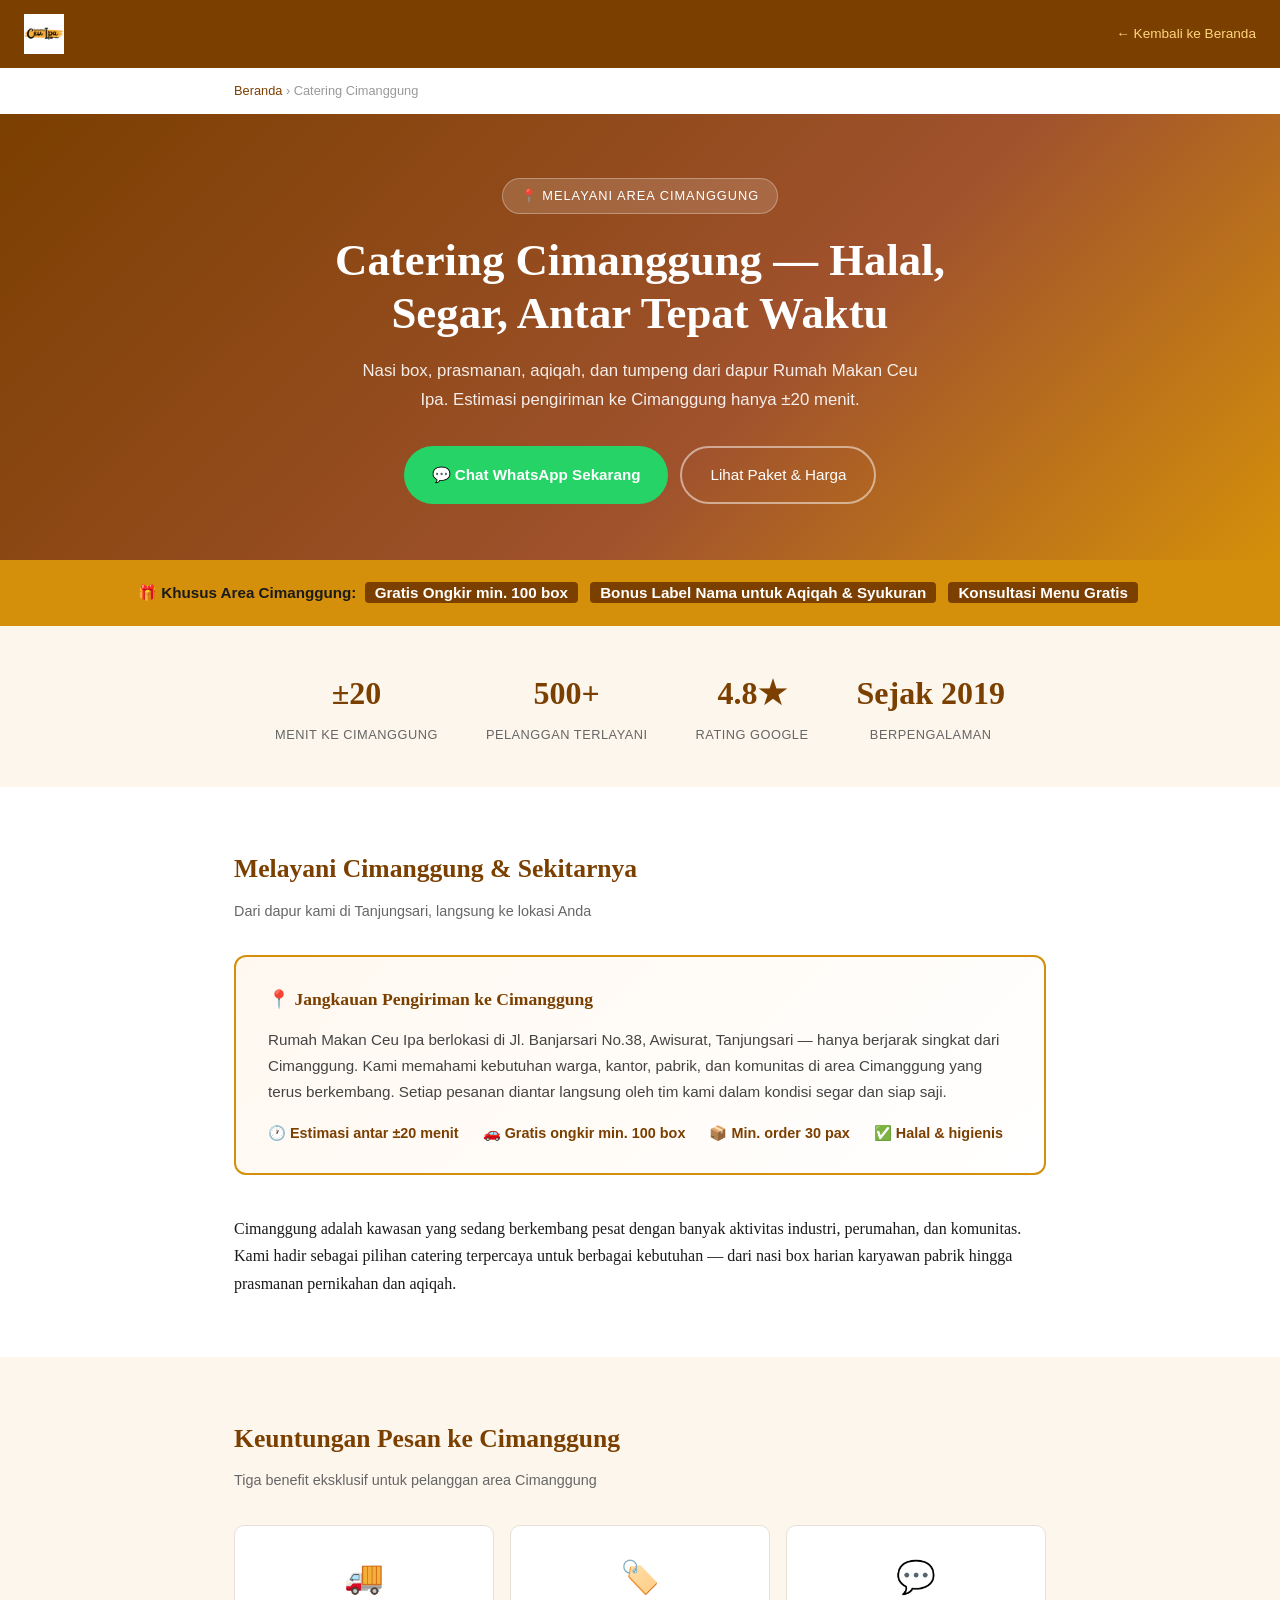
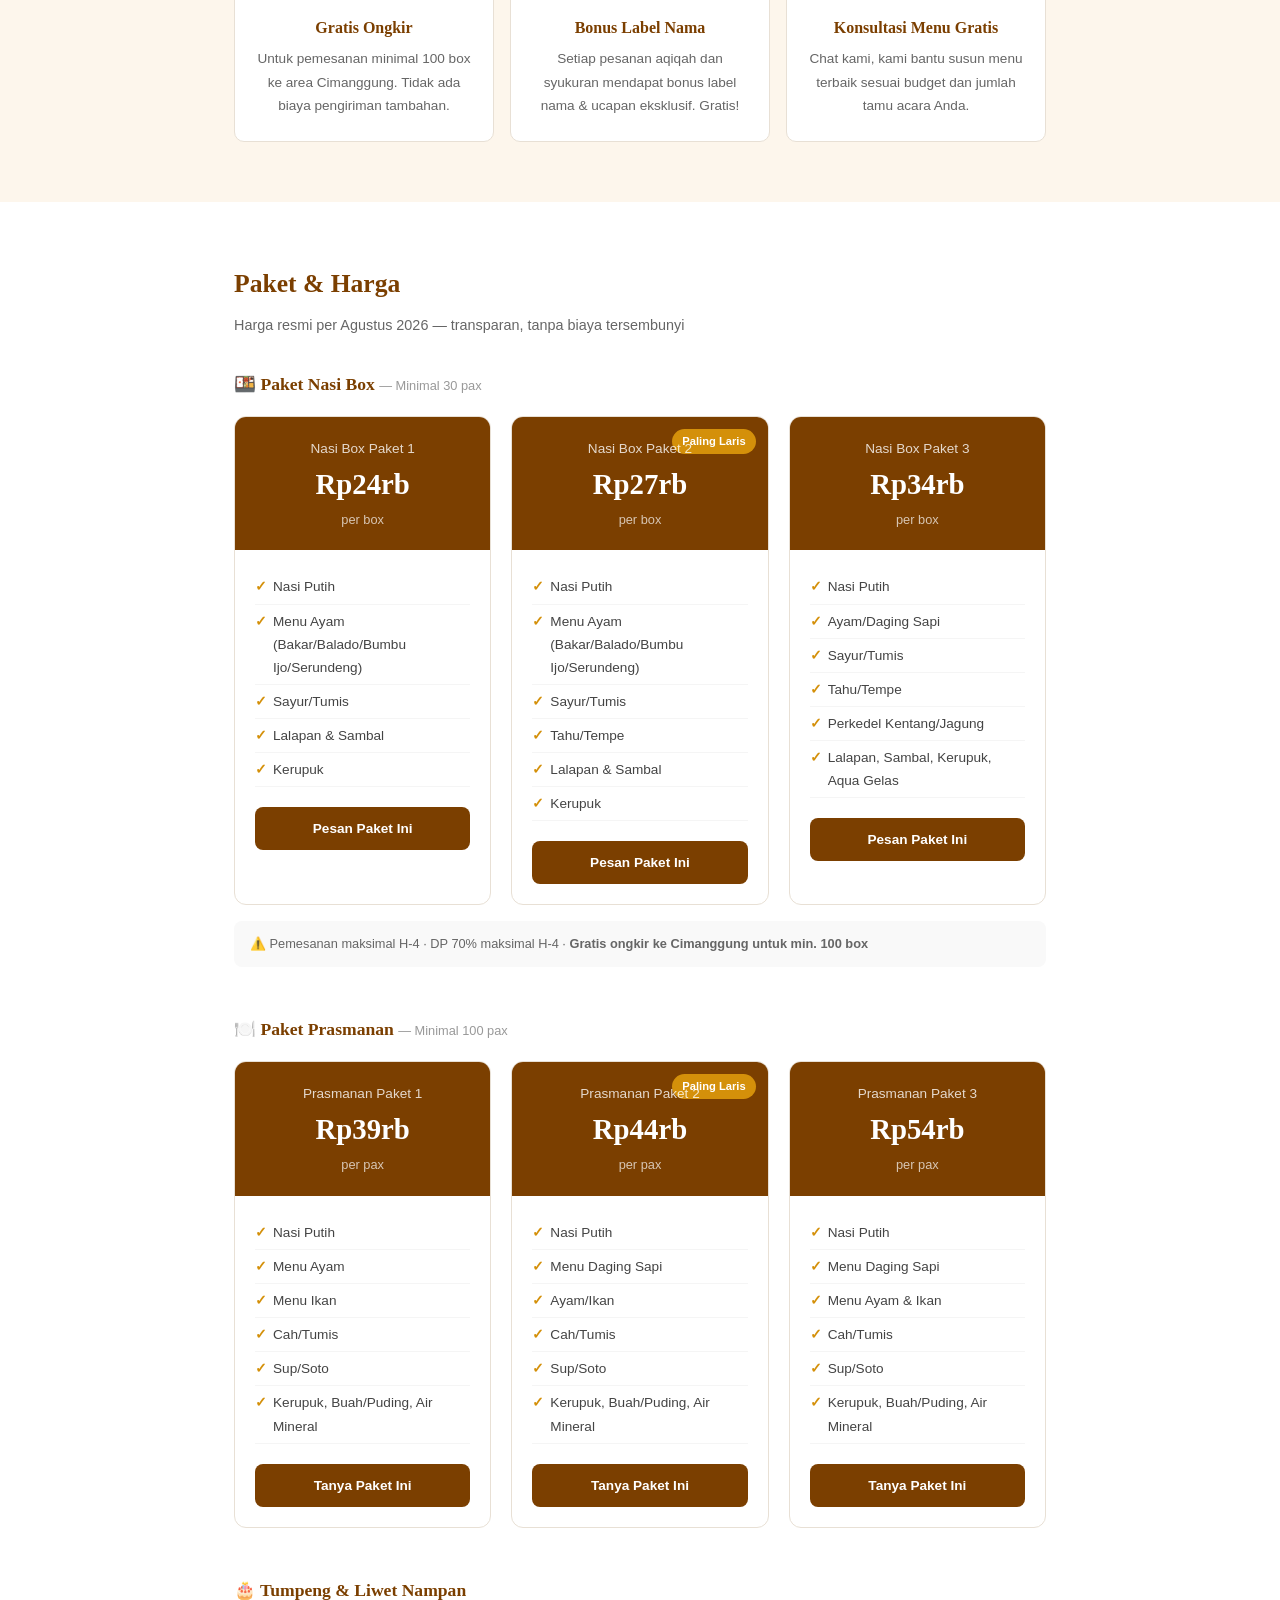
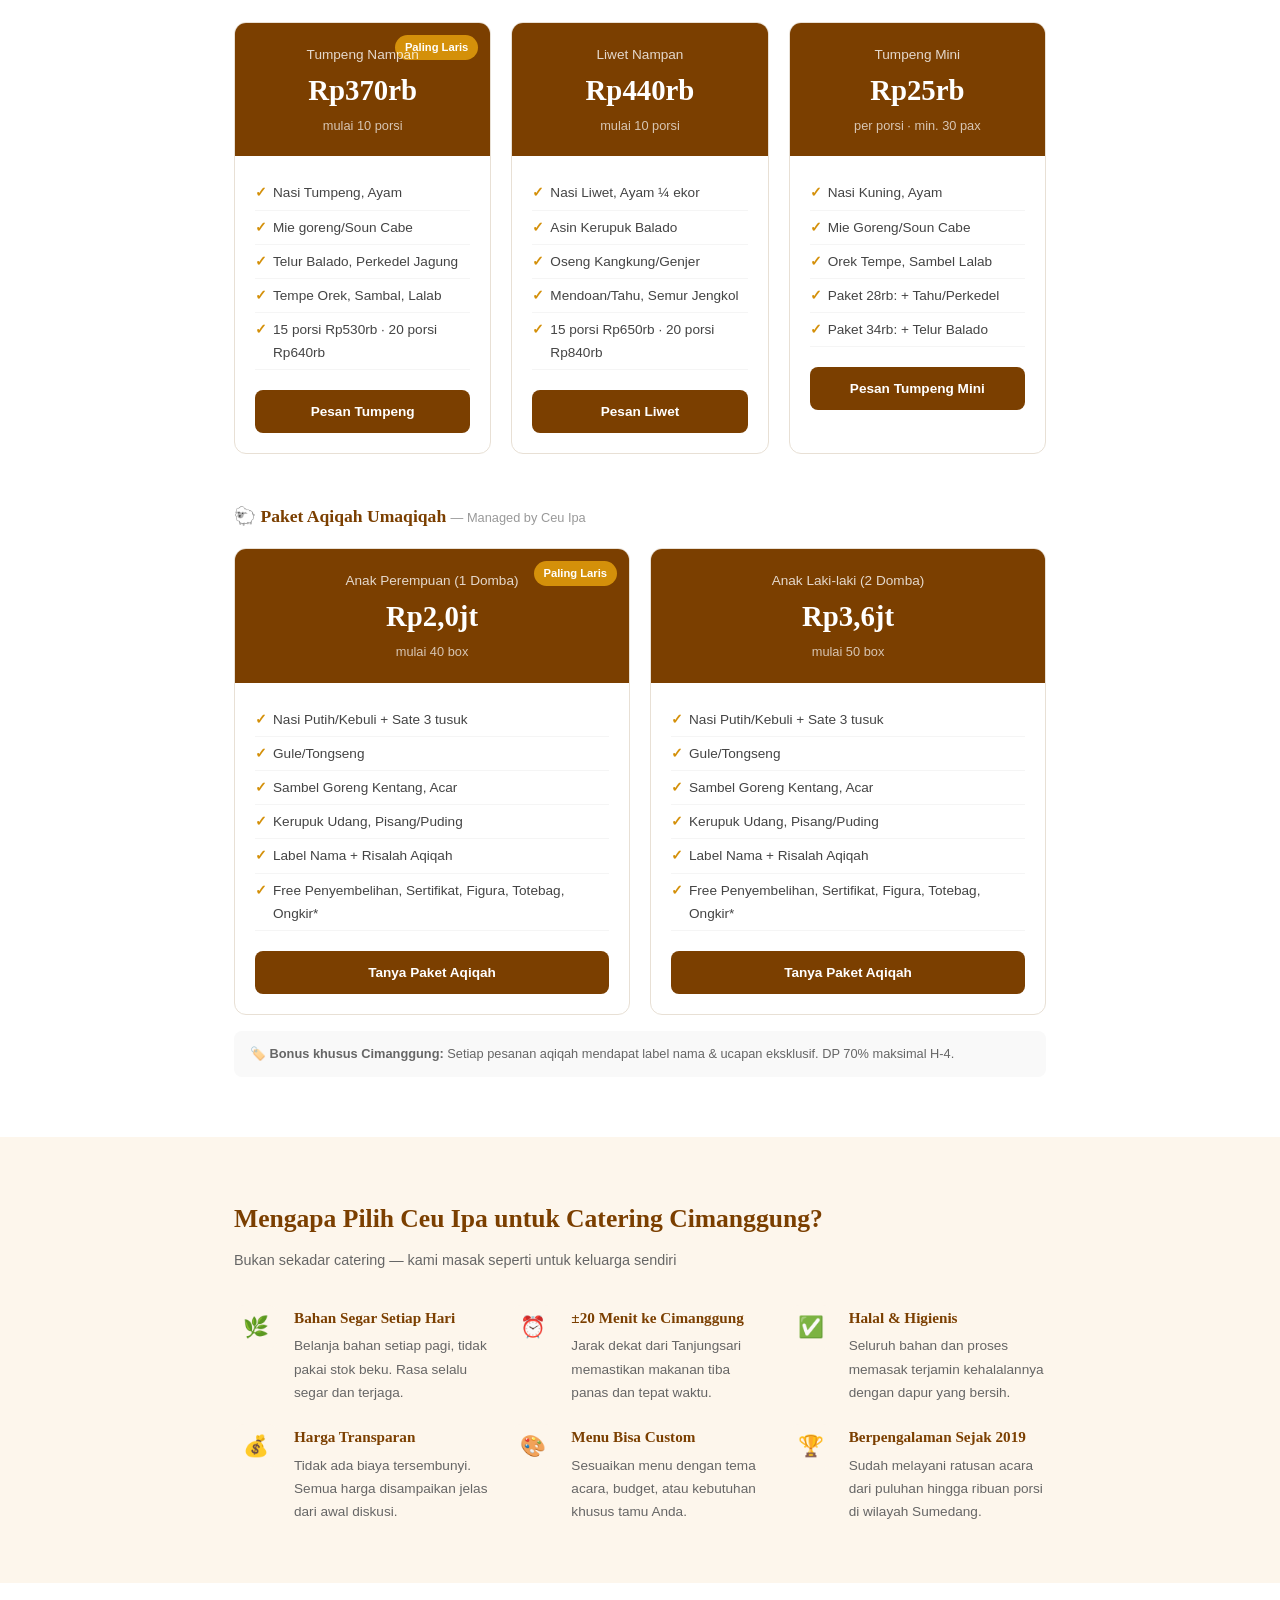
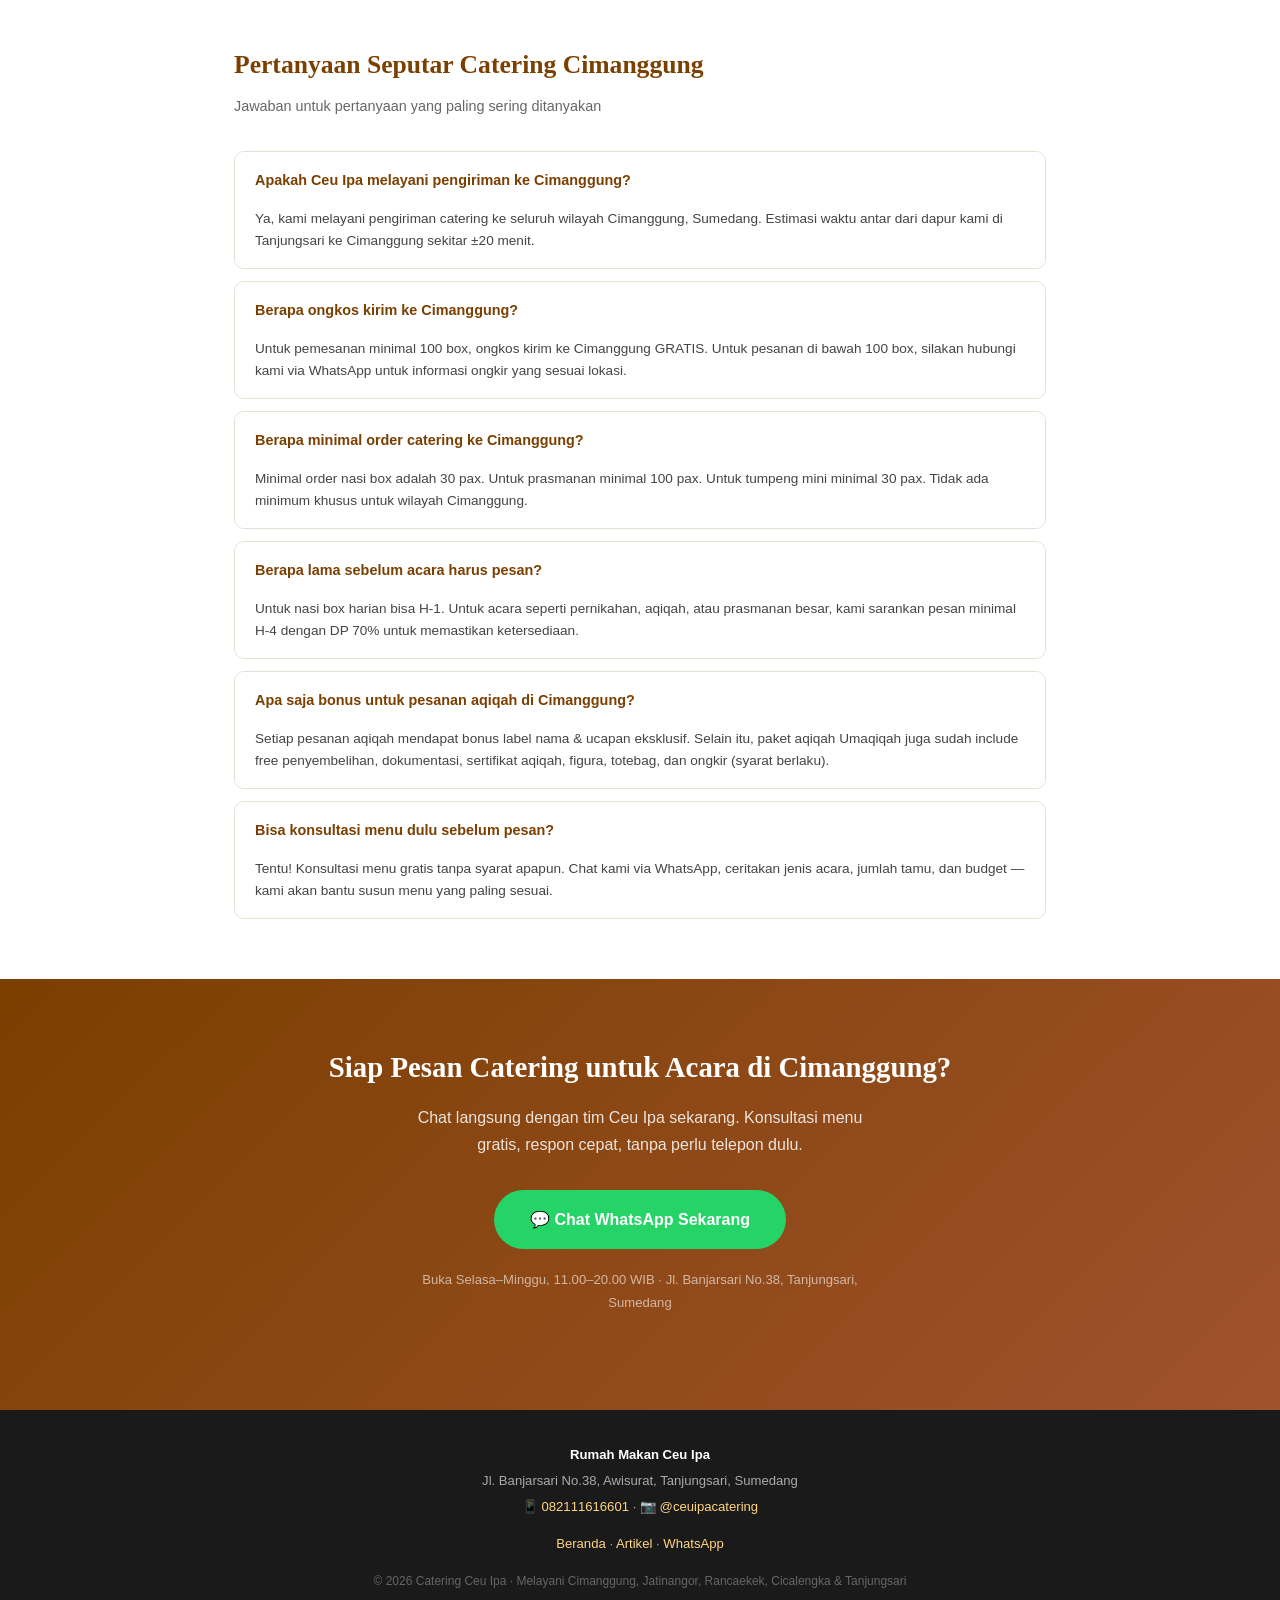
<file: cimanggung.html>
<!DOCTYPE html>
<html lang="id">
<head>
  <meta charset="UTF-8">
  <meta name="viewport" content="width=device-width, initial-scale=1.0">

  <title>Catering Cimanggung — Nasi Box, Prasmanan, Aqiqah | Rumah Makan Ceu Ipa</title>
  <meta name="description" content="Catering Cimanggung terpercaya dari Rumah Makan Ceu Ipa. Nasi box mulai Rp24.000, prasmanan, aqiqah, tumpeng. Antar ke Cimanggung ±20 menit. Gratis ongkir min. 100 box. Chat WhatsApp sekarang.">
  <meta name="keywords" content="catering cimanggung, nasi box cimanggung, prasmanan cimanggung, aqiqah cimanggung, catering sumedang, rumah makan ceu ipa cimanggung">

  <meta property="og:title" content="Catering Cimanggung — Nasi Box, Prasmanan & Aqiqah | Ceu Ipa">
  <meta property="og:description" content="Catering halal dari Tanjungsari, antar ke Cimanggung ±20 menit. Nasi box mulai Rp24rb. Gratis ongkir min. 100 box.">
  <meta property="og:type" content="website">
  <meta property="og:url" content="https://www.cateringceuipa.com/cimanggung">

  <!-- Canonical -->
  <link rel="canonical" href="https://www.cateringceuipa.com/cimanggung">

  <style>
    *, *::before, *::after { box-sizing: border-box; margin: 0; padding: 0; }

    :root {
      --coklat: #7B3F00;
      --emas: #D4900A;
      --krem: #FDF6EC;
      --putih: #ffffff;
      --hitam: #1a1a1a;
      --abu: #666666;
      --hijau: #2D6A4F;
    }

    body {
      font-family: 'Georgia', serif;
      background: var(--putih);
      color: var(--hitam);
      font-size: 16px;
      line-height: 1.7;
    }

    /* NAV */
    nav {
      background: var(--coklat);
      padding: 14px 24px;
      display: flex;
      align-items: center;
      justify-content: space-between;
    }
    nav a.logo {
      color: var(--putih);
      text-decoration: none;
      font-size: 1.1rem;
      font-weight: bold;
      font-family: sans-serif;
    }
    nav a.back {
      color: #FFD580;
      font-size: 0.85rem;
      text-decoration: none;
      font-family: sans-serif;
    }

    /* HERO */
    .hero {
      background: linear-gradient(135deg, var(--coklat) 0%, #A0522D 60%, var(--emas) 100%);
      color: var(--putih);
      padding: 64px 24px 56px;
      text-align: center;
    }
    .hero .badge {
      display: inline-block;
      background: rgba(255,255,255,0.15);
      border: 1px solid rgba(255,255,255,0.3);
      border-radius: 50px;
      padding: 6px 18px;
      font-size: 0.8rem;
      font-family: sans-serif;
      letter-spacing: 1px;
      text-transform: uppercase;
      margin-bottom: 20px;
    }
    .hero h1 {
      font-size: clamp(1.8rem, 5vw, 2.8rem);
      line-height: 1.2;
      margin-bottom: 16px;
      max-width: 700px;
      margin-left: auto;
      margin-right: auto;
    }
    .hero p {
      font-size: 1.05rem;
      opacity: 0.9;
      max-width: 560px;
      margin: 0 auto 32px;
      font-family: sans-serif;
    }
    .hero .cta-group {
      display: flex;
      gap: 12px;
      justify-content: center;
      flex-wrap: wrap;
    }
    .btn-wa {
      background: #25D366;
      color: #fff;
      padding: 14px 28px;
      border-radius: 50px;
      text-decoration: none;
      font-weight: bold;
      font-family: sans-serif;
      font-size: 0.95rem;
      display: inline-flex;
      align-items: center;
      gap: 8px;
      transition: transform 0.2s;
    }
    .btn-wa:hover { transform: translateY(-2px); }
    .btn-outline {
      background: transparent;
      color: #fff;
      padding: 14px 28px;
      border-radius: 50px;
      border: 2px solid rgba(255,255,255,0.5);
      text-decoration: none;
      font-family: sans-serif;
      font-size: 0.95rem;
    }

    /* PROMO BANNER */
    .promo-banner {
      background: var(--emas);
      padding: 20px 24px;
      text-align: center;
    }
    .promo-banner p {
      font-family: sans-serif;
      font-size: 0.95rem;
      color: var(--hitam);
      font-weight: 600;
    }
    .promo-banner span {
      background: var(--coklat);
      color: #fff;
      padding: 2px 10px;
      border-radius: 4px;
      margin: 0 4px;
    }

    /* STATS */
    .stats {
      background: var(--krem);
      padding: 40px 24px;
      display: flex;
      justify-content: center;
      gap: 48px;
      flex-wrap: wrap;
      text-align: center;
    }
    .stat-item .num {
      font-size: 2rem;
      font-weight: bold;
      color: var(--coklat);
      display: block;
    }
    .stat-item .label {
      font-size: 0.8rem;
      color: var(--abu);
      font-family: sans-serif;
      text-transform: uppercase;
      letter-spacing: 0.5px;
    }

    /* SECTION */
    section {
      max-width: 860px;
      margin: 0 auto;
      padding: 60px 24px;
    }
    section.alt {
      background: var(--krem);
      max-width: 100%;
    }
    section.alt .inner {
      max-width: 860px;
      margin: 0 auto;
      padding: 0 24px;
    }

    h2.section-title {
      font-size: 1.6rem;
      color: var(--coklat);
      margin-bottom: 8px;
    }
    .section-sub {
      color: var(--abu);
      font-family: sans-serif;
      font-size: 0.9rem;
      margin-bottom: 32px;
    }

    /* LOKASI INFO */
    .lokasi-box {
      background: linear-gradient(135deg, #fff8f0, #fff);
      border: 2px solid var(--emas);
      border-radius: 12px;
      padding: 28px 32px;
      margin-bottom: 40px;
    }
    .lokasi-box h3 {
      color: var(--coklat);
      margin-bottom: 12px;
      font-size: 1.1rem;
    }
    .lokasi-box p {
      font-family: sans-serif;
      color: #444;
      font-size: 0.95rem;
      line-height: 1.7;
    }
    .lokasi-meta {
      display: flex;
      gap: 24px;
      flex-wrap: wrap;
      margin-top: 16px;
    }
    .lokasi-meta .item {
      display: flex;
      align-items: center;
      gap: 8px;
      font-family: sans-serif;
      font-size: 0.9rem;
      color: var(--coklat);
      font-weight: 600;
    }

    /* PAKET CARDS */
    .paket-tabs {
      display: flex;
      gap: 8px;
      margin-bottom: 24px;
      flex-wrap: wrap;
    }
    .tab-btn {
      padding: 8px 20px;
      border-radius: 50px;
      border: 2px solid var(--coklat);
      background: transparent;
      color: var(--coklat);
      font-family: sans-serif;
      font-size: 0.85rem;
      cursor: pointer;
      font-weight: 600;
      transition: all 0.2s;
    }
    .tab-btn.active, .tab-btn:hover {
      background: var(--coklat);
      color: #fff;
    }

    .paket-grid {
      display: grid;
      grid-template-columns: repeat(auto-fit, minmax(220px, 1fr));
      gap: 20px;
    }
    .paket-card {
      border: 1px solid #e8e0d5;
      border-radius: 12px;
      overflow: hidden;
      background: #fff;
      position: relative;
    }
    .paket-card.popular::before {
      content: "Paling Laris";
      position: absolute;
      top: 12px;
      right: 12px;
      background: var(--emas);
      color: #fff;
      font-size: 0.7rem;
      font-family: sans-serif;
      font-weight: bold;
      padding: 3px 10px;
      border-radius: 50px;
    }
    .paket-header {
      background: var(--coklat);
      color: #fff;
      padding: 20px;
      text-align: center;
    }
    .paket-header .nama { font-size: 0.85rem; font-family: sans-serif; opacity: 0.8; }
    .paket-header .harga { font-size: 1.8rem; font-weight: bold; }
    .paket-header .satuan { font-size: 0.8rem; font-family: sans-serif; opacity: 0.7; }
    .paket-body {
      padding: 20px;
    }
    .paket-body ul {
      list-style: none;
      font-family: sans-serif;
      font-size: 0.85rem;
      color: #444;
    }
    .paket-body ul li {
      padding: 5px 0;
      border-bottom: 1px solid #f5f5f5;
      display: flex;
      align-items: flex-start;
      gap: 6px;
    }
    .paket-body ul li::before { content: "✓"; color: var(--emas); font-weight: bold; flex-shrink: 0; }
    .paket-card .btn-pesan {
      display: block;
      margin: 0 20px 20px;
      background: var(--coklat);
      color: #fff;
      text-align: center;
      padding: 10px;
      border-radius: 8px;
      text-decoration: none;
      font-family: sans-serif;
      font-size: 0.85rem;
      font-weight: bold;
    }
    .paket-note {
      font-family: sans-serif;
      font-size: 0.8rem;
      color: var(--abu);
      margin-top: 16px;
      padding: 12px 16px;
      background: #f9f9f9;
      border-radius: 8px;
    }

    /* PROMO DETAIL */
    .promo-grid {
      display: grid;
      grid-template-columns: repeat(auto-fit, minmax(200px, 1fr));
      gap: 16px;
      margin-top: 24px;
    }
    .promo-item {
      background: #fff;
      border-radius: 10px;
      padding: 24px 20px;
      text-align: center;
      border: 1px solid #e8e0d5;
    }
    .promo-item .icon { font-size: 2rem; margin-bottom: 10px; }
    .promo-item h3 { font-size: 1rem; color: var(--coklat); margin-bottom: 6px; }
    .promo-item p { font-family: sans-serif; font-size: 0.85rem; color: var(--abu); }

    /* KENAPA */
    .kenapa-grid {
      display: grid;
      grid-template-columns: repeat(auto-fit, minmax(240px, 1fr));
      gap: 20px;
    }
    .kenapa-item {
      display: flex;
      gap: 16px;
      align-items: flex-start;
    }
    .kenapa-icon {
      width: 44px;
      height: 44px;
      background: var(--krem);
      border-radius: 10px;
      display: flex;
      align-items: center;
      justify-content: center;
      font-size: 1.3rem;
      flex-shrink: 0;
    }
    .kenapa-text h3 { font-size: 0.95rem; color: var(--coklat); margin-bottom: 4px; }
    .kenapa-text p { font-family: sans-serif; font-size: 0.85rem; color: var(--abu); }

    /* FAQ */
    .faq-list { display: flex; flex-direction: column; gap: 12px; }
    .faq-item {
      border: 1px solid #e8e0d5;
      border-radius: 10px;
      overflow: hidden;
    }
    .faq-q {
      padding: 16px 20px;
      font-weight: bold;
      font-family: sans-serif;
      font-size: 0.9rem;
      color: var(--coklat);
      cursor: pointer;
      background: #fff;
    }
    .faq-a {
      padding: 0 20px 16px;
      font-family: sans-serif;
      font-size: 0.85rem;
      color: #444;
      line-height: 1.6;
      background: #fff;
    }

    /* CTA FINAL */
    .cta-final {
      background: linear-gradient(135deg, var(--coklat), #A0522D);
      color: #fff;
      text-align: center;
      padding: 64px 24px;
    }
    .cta-final h2 { font-size: 1.8rem; margin-bottom: 12px; }
    .cta-final p { font-family: sans-serif; opacity: 0.85; margin-bottom: 32px; max-width: 480px; margin-left: auto; margin-right: auto; }
    .cta-final .btn-wa { font-size: 1rem; padding: 16px 36px; }

    /* FOOTER */
    footer {
      background: var(--hitam);
      color: #aaa;
      text-align: center;
      padding: 32px 24px;
      font-family: sans-serif;
      font-size: 0.82rem;
    }
    footer a { color: #FFD580; text-decoration: none; }
    footer .footer-info { margin-bottom: 12px; line-height: 2; }

    /* BREADCRUMB */
    .breadcrumb {
      font-family: sans-serif;
      font-size: 0.8rem;
      color: #999;
      padding: 12px 24px;
      max-width: 860px;
      margin: 0 auto;
    }
    .breadcrumb a { color: var(--coklat); text-decoration: none; }

    @media (max-width: 600px) {
      .stats { gap: 24px; }
      .hero { padding: 48px 20px 40px; }
      section { padding: 48px 20px; }
    }
  </style>

  <!-- Schema.org Local Business -->
  <script type="application/ld+json">
  {
    "@context": "https://schema.org",
    "@type": "FoodEstablishment",
    "name": "Rumah Makan Ceu Ipa",
    "description": "Catering halal Sunda melayani Cimanggung, Tanjungsari, Jatinangor, Rancaekek, dan sekitarnya.",
    "url": "https://www.cateringceuipa.com/cimanggung",
    "telephone": "+6282111616601",
    "address": {
      "@type": "PostalAddress",
      "streetAddress": "Jl. Banjarsari No.38, Awisurat",
      "addressLocality": "Tanjungsari",
      "addressRegion": "Sumedang",
      "addressCountry": "ID"
    },
    "areaServed": "Cimanggung, Sumedang",
    "openingHours": "Tu-Su 11:00-20:00",
    "servesCuisine": "Sundanese",
    "priceRange": "Rp24.000 - Rp54.000"
  }
  </script>
</head>
<body>

  <!-- NAV -->
  <nav>
    <a href="https://www.cateringceuipa.com" class="logo">
      <img src="/logo_ceu_ipa_catering.jpeg" alt="Catering Ceu Ipa" style="height: 40px; width: auto; display: block;">
    </a>
    <a href="https://www.cateringceuipa.com" class="back">← Kembali ke Beranda</a>
  </nav>

  <!-- BREADCRUMB -->
  <div class="breadcrumb">
    <a href="https://www.cateringceuipa.com">Beranda</a> › Catering Cimanggung
  </div>

  <!-- HERO -->
  <div class="hero">
    <div class="badge">📍 Melayani Area Cimanggung</div>
    <h1>Catering Cimanggung — Halal, Segar, Antar Tepat Waktu</h1>
    <p>Nasi box, prasmanan, aqiqah, dan tumpeng dari dapur Rumah Makan Ceu Ipa. Estimasi pengiriman ke Cimanggung hanya ±20 menit.</p>
    <div class="cta-group">
      <a href="https://wa.me/6282111616601?text=Halo%20Ceu%20Ipa%2C%20saya%20ingin%20pesan%20catering%20untuk%20area%20Cimanggung" class="btn-wa">
        💬 Chat WhatsApp Sekarang
      </a>
      <a href="#paket" class="btn-outline">Lihat Paket & Harga</a>
    </div>
  </div>

  <!-- PROMO BANNER -->
  <div class="promo-banner">
    <p>🎁 Khusus Area Cimanggung:
      <span>Gratis Ongkir min. 100 box</span>
      <span>Bonus Label Nama untuk Aqiqah & Syukuran</span>
      <span>Konsultasi Menu Gratis</span>
    </p>
  </div>

  <!-- STATS -->
  <div class="stats">
    <div class="stat-item">
      <span class="num">±20</span>
      <span class="label">Menit ke Cimanggung</span>
    </div>
    <div class="stat-item">
      <span class="num">500+</span>
      <span class="label">Pelanggan Terlayani</span>
    </div>
    <div class="stat-item">
      <span class="num">4.8★</span>
      <span class="label">Rating Google</span>
    </div>
    <div class="stat-item">
      <span class="num">Sejak 2019</span>
      <span class="label">Berpengalaman</span>
    </div>
  </div>

  <!-- LOKASI -->
  <section>
    <h2 class="section-title">Melayani Cimanggung & Sekitarnya</h2>
    <p class="section-sub">Dari dapur kami di Tanjungsari, langsung ke lokasi Anda</p>

    <div class="lokasi-box">
      <h3>📍 Jangkauan Pengiriman ke Cimanggung</h3>
      <p>Rumah Makan Ceu Ipa berlokasi di Jl. Banjarsari No.38, Awisurat, Tanjungsari — hanya berjarak singkat dari Cimanggung. Kami memahami kebutuhan warga, kantor, pabrik, dan komunitas di area Cimanggung yang terus berkembang. Setiap pesanan diantar langsung oleh tim kami dalam kondisi segar dan siap saji.</p>
      <div class="lokasi-meta">
        <div class="item">🕐 Estimasi antar ±20 menit</div>
        <div class="item">🚗 Gratis ongkir min. 100 box</div>
        <div class="item">📦 Min. order 30 pax</div>
        <div class="item">✅ Halal & higienis</div>
      </div>
    </div>

    <p>Cimanggung adalah kawasan yang sedang berkembang pesat dengan banyak aktivitas industri, perumahan, dan komunitas. Kami hadir sebagai pilihan catering terpercaya untuk berbagai kebutuhan — dari nasi box harian karyawan pabrik hingga prasmanan pernikahan dan aqiqah.</p>
  </section>

  <!-- PROMO DETAIL -->
  <section class="alt">
    <div class="inner">
      <h2 class="section-title">Keuntungan Pesan ke Cimanggung</h2>
      <p class="section-sub">Tiga benefit eksklusif untuk pelanggan area Cimanggung</p>
      <div class="promo-grid">
        <div class="promo-item">
          <div class="icon">🚚</div>
          <h3>Gratis Ongkir</h3>
          <p>Untuk pemesanan minimal 100 box ke area Cimanggung. Tidak ada biaya pengiriman tambahan.</p>
        </div>
        <div class="promo-item">
          <div class="icon">🏷️</div>
          <h3>Bonus Label Nama</h3>
          <p>Setiap pesanan aqiqah dan syukuran mendapat bonus label nama & ucapan eksklusif. Gratis!</p>
        </div>
        <div class="promo-item">
          <div class="icon">💬</div>
          <h3>Konsultasi Menu Gratis</h3>
          <p>Chat kami, kami bantu susun menu terbaik sesuai budget dan jumlah tamu acara Anda.</p>
        </div>
      </div>
    </div>
  </section>

  <!-- PAKET HARGA -->
  <section id="paket">
    <h2 class="section-title">Paket & Harga</h2>
    <p class="section-sub">Harga resmi per Agustus 2026 — transparan, tanpa biaya tersembunyi</p>

    <!-- NASI BOX -->
    <h3 style="color: var(--coklat); margin-bottom: 16px; font-size: 1.1rem;">🍱 Paket Nasi Box <small style="color:#999; font-weight:normal; font-family:sans-serif; font-size:0.8rem;">— Minimal 30 pax</small></h3>
    <div class="paket-grid">
      <div class="paket-card">
        <div class="paket-header">
          <div class="nama">Nasi Box Paket 1</div>
          <div class="harga">Rp24rb</div>
          <div class="satuan">per box</div>
        </div>
        <div class="paket-body">
          <ul>
            <li>Nasi Putih</li>
            <li>Menu Ayam (Bakar/Balado/Bumbu Ijo/Serundeng)</li>
            <li>Sayur/Tumis</li>
            <li>Lalapan & Sambal</li>
            <li>Kerupuk</li>
          </ul>
        </div>
        <a href="https://wa.me/6282111616601?text=Halo%20Ceu%20Ipa%2C%20saya%20mau%20pesan%20Nasi%20Box%20Paket%201%20untuk%20area%20Cimanggung" class="btn-pesan">Pesan Paket Ini</a>
      </div>

      <div class="paket-card popular">
        <div class="paket-header">
          <div class="nama">Nasi Box Paket 2</div>
          <div class="harga">Rp27rb</div>
          <div class="satuan">per box</div>
        </div>
        <div class="paket-body">
          <ul>
            <li>Nasi Putih</li>
            <li>Menu Ayam (Bakar/Balado/Bumbu Ijo/Serundeng)</li>
            <li>Sayur/Tumis</li>
            <li>Tahu/Tempe</li>
            <li>Lalapan & Sambal</li>
            <li>Kerupuk</li>
          </ul>
        </div>
        <a href="https://wa.me/6282111616601?text=Halo%20Ceu%20Ipa%2C%20saya%20mau%20pesan%20Nasi%20Box%20Paket%202%20untuk%20area%20Cimanggung" class="btn-pesan">Pesan Paket Ini</a>
      </div>

      <div class="paket-card">
        <div class="paket-header">
          <div class="nama">Nasi Box Paket 3</div>
          <div class="harga">Rp34rb</div>
          <div class="satuan">per box</div>
        </div>
        <div class="paket-body">
          <ul>
            <li>Nasi Putih</li>
            <li>Ayam/Daging Sapi</li>
            <li>Sayur/Tumis</li>
            <li>Tahu/Tempe</li>
            <li>Perkedel Kentang/Jagung</li>
            <li>Lalapan, Sambal, Kerupuk, Aqua Gelas</li>
          </ul>
        </div>
        <a href="https://wa.me/6282111616601?text=Halo%20Ceu%20Ipa%2C%20saya%20mau%20pesan%20Nasi%20Box%20Paket%203%20untuk%20area%20Cimanggung" class="btn-pesan">Pesan Paket Ini</a>
      </div>
    </div>
    <p class="paket-note">⚠️ Pemesanan maksimal H-4 · DP 70% maksimal H-4 · <strong>Gratis ongkir ke Cimanggung untuk min. 100 box</strong></p>

    <!-- PRASMANAN -->
    <h3 style="color: var(--coklat); margin: 48px 0 16px; font-size: 1.1rem;">🍽️ Paket Prasmanan <small style="color:#999; font-weight:normal; font-family:sans-serif; font-size:0.8rem;">— Minimal 100 pax</small></h3>
    <div class="paket-grid">
      <div class="paket-card">
        <div class="paket-header">
          <div class="nama">Prasmanan Paket 1</div>
          <div class="harga">Rp39rb</div>
          <div class="satuan">per pax</div>
        </div>
        <div class="paket-body">
          <ul>
            <li>Nasi Putih</li>
            <li>Menu Ayam</li>
            <li>Menu Ikan</li>
            <li>Cah/Tumis</li>
            <li>Sup/Soto</li>
            <li>Kerupuk, Buah/Puding, Air Mineral</li>
          </ul>
        </div>
        <a href="https://wa.me/6282111616601?text=Halo%20Ceu%20Ipa%2C%20saya%20mau%20tanya%20Prasmanan%20Paket%201%20untuk%20acara%20di%20Cimanggung" class="btn-pesan">Tanya Paket Ini</a>
      </div>

      <div class="paket-card popular">
        <div class="paket-header">
          <div class="nama">Prasmanan Paket 2</div>
          <div class="harga">Rp44rb</div>
          <div class="satuan">per pax</div>
        </div>
        <div class="paket-body">
          <ul>
            <li>Nasi Putih</li>
            <li>Menu Daging Sapi</li>
            <li>Ayam/Ikan</li>
            <li>Cah/Tumis</li>
            <li>Sup/Soto</li>
            <li>Kerupuk, Buah/Puding, Air Mineral</li>
          </ul>
        </div>
        <a href="https://wa.me/6282111616601?text=Halo%20Ceu%20Ipa%2C%20saya%20mau%20tanya%20Prasmanan%20Paket%202%20untuk%20acara%20di%20Cimanggung" class="btn-pesan">Tanya Paket Ini</a>
      </div>

      <div class="paket-card">
        <div class="paket-header">
          <div class="nama">Prasmanan Paket 3</div>
          <div class="harga">Rp54rb</div>
          <div class="satuan">per pax</div>
        </div>
        <div class="paket-body">
          <ul>
            <li>Nasi Putih</li>
            <li>Menu Daging Sapi</li>
            <li>Menu Ayam & Ikan</li>
            <li>Cah/Tumis</li>
            <li>Sup/Soto</li>
            <li>Kerupuk, Buah/Puding, Air Mineral</li>
          </ul>
        </div>
        <a href="https://wa.me/6282111616601?text=Halo%20Ceu%20Ipa%2C%20saya%20mau%20tanya%20Prasmanan%20Paket%203%20untuk%20acara%20di%20Cimanggung" class="btn-pesan">Tanya Paket Ini</a>
      </div>
    </div>

    <!-- TUMPENG -->
    <h3 style="color: var(--coklat); margin: 48px 0 16px; font-size: 1.1rem;">🎂 Tumpeng & Liwet Nampan</h3>
    <div class="paket-grid">
      <div class="paket-card popular">
        <div class="paket-header">
          <div class="nama">Tumpeng Nampan</div>
          <div class="harga">Rp370rb</div>
          <div class="satuan">mulai 10 porsi</div>
        </div>
        <div class="paket-body">
          <ul>
            <li>Nasi Tumpeng, Ayam</li>
            <li>Mie goreng/Soun Cabe</li>
            <li>Telur Balado, Perkedel Jagung</li>
            <li>Tempe Orek, Sambal, Lalab</li>
            <li>15 porsi Rp530rb · 20 porsi Rp640rb</li>
          </ul>
        </div>
        <a href="https://wa.me/6282111616601?text=Halo%20Ceu%20Ipa%2C%20saya%20mau%20pesan%20Tumpeng%20untuk%20acara%20di%20Cimanggung" class="btn-pesan">Pesan Tumpeng</a>
      </div>

      <div class="paket-card">
        <div class="paket-header">
          <div class="nama">Liwet Nampan</div>
          <div class="harga">Rp440rb</div>
          <div class="satuan">mulai 10 porsi</div>
        </div>
        <div class="paket-body">
          <ul>
            <li>Nasi Liwet, Ayam ¼ ekor</li>
            <li>Asin Kerupuk Balado</li>
            <li>Oseng Kangkung/Genjer</li>
            <li>Mendoan/Tahu, Semur Jengkol</li>
            <li>15 porsi Rp650rb · 20 porsi Rp840rb</li>
          </ul>
        </div>
        <a href="https://wa.me/6282111616601?text=Halo%20Ceu%20Ipa%2C%20saya%20mau%20pesan%20Liwet%20Nampan%20untuk%20acara%20di%20Cimanggung" class="btn-pesan">Pesan Liwet</a>
      </div>

      <div class="paket-card">
        <div class="paket-header">
          <div class="nama">Tumpeng Mini</div>
          <div class="harga">Rp25rb</div>
          <div class="satuan">per porsi · min. 30 pax</div>
        </div>
        <div class="paket-body">
          <ul>
            <li>Nasi Kuning, Ayam</li>
            <li>Mie Goreng/Soun Cabe</li>
            <li>Orek Tempe, Sambel Lalab</li>
            <li>Paket 28rb: + Tahu/Perkedel</li>
            <li>Paket 34rb: + Telur Balado</li>
          </ul>
        </div>
        <a href="https://wa.me/6282111616601?text=Halo%20Ceu%20Ipa%2C%20saya%20mau%20pesan%20Tumpeng%20Mini%20untuk%20acara%20di%20Cimanggung" class="btn-pesan">Pesan Tumpeng Mini</a>
      </div>
    </div>

    <!-- AQIQAH -->
    <h3 style="color: var(--coklat); margin: 48px 0 16px; font-size: 1.1rem;">🐑 Paket Aqiqah Umaqiqah <small style="color:#999; font-weight:normal; font-family:sans-serif; font-size:0.8rem;">— Managed by Ceu Ipa</small></h3>
    <div class="paket-grid">
      <div class="paket-card popular">
        <div class="paket-header">
          <div class="nama">Anak Perempuan (1 Domba)</div>
          <div class="harga">Rp2,0jt</div>
          <div class="satuan">mulai 40 box</div>
        </div>
        <div class="paket-body">
          <ul>
            <li>Nasi Putih/Kebuli + Sate 3 tusuk</li>
            <li>Gule/Tongseng</li>
            <li>Sambel Goreng Kentang, Acar</li>
            <li>Kerupuk Udang, Pisang/Puding</li>
            <li>Label Nama + Risalah Aqiqah</li>
            <li>Free Penyembelihan, Sertifikat, Figura, Totebag, Ongkir*</li>
          </ul>
        </div>
        <a href="https://wa.me/6282111616601?text=Halo%2C%20saya%20mau%20tanya%20paket%20aqiqah%20anak%20perempuan%20untuk%20area%20Cimanggung" class="btn-pesan">Tanya Paket Aqiqah</a>
      </div>

      <div class="paket-card">
        <div class="paket-header">
          <div class="nama">Anak Laki-laki (2 Domba)</div>
          <div class="harga">Rp3,6jt</div>
          <div class="satuan">mulai 50 box</div>
        </div>
        <div class="paket-body">
          <ul>
            <li>Nasi Putih/Kebuli + Sate 3 tusuk</li>
            <li>Gule/Tongseng</li>
            <li>Sambel Goreng Kentang, Acar</li>
            <li>Kerupuk Udang, Pisang/Puding</li>
            <li>Label Nama + Risalah Aqiqah</li>
            <li>Free Penyembelihan, Sertifikat, Figura, Totebag, Ongkir*</li>
          </ul>
        </div>
        <a href="https://wa.me/6282111616601?text=Halo%2C%20saya%20mau%20tanya%20paket%20aqiqah%20anak%20laki-laki%20untuk%20area%20Cimanggung" class="btn-pesan">Tanya Paket Aqiqah</a>
      </div>
    </div>
    <p class="paket-note">🏷️ <strong>Bonus khusus Cimanggung:</strong> Setiap pesanan aqiqah mendapat label nama & ucapan eksklusif. DP 70% maksimal H-4.</p>
  </section>

  <!-- KENAPA CEU IPA -->
  <section class="alt">
    <div class="inner">
      <h2 class="section-title">Mengapa Pilih Ceu Ipa untuk Catering Cimanggung?</h2>
      <p class="section-sub">Bukan sekadar catering — kami masak seperti untuk keluarga sendiri</p>
      <div class="kenapa-grid">
        <div class="kenapa-item">
          <div class="kenapa-icon">🌿</div>
          <div class="kenapa-text">
            <h3>Bahan Segar Setiap Hari</h3>
            <p>Belanja bahan setiap pagi, tidak pakai stok beku. Rasa selalu segar dan terjaga.</p>
          </div>
        </div>
        <div class="kenapa-item">
          <div class="kenapa-icon">⏰</div>
          <div class="kenapa-text">
            <h3>±20 Menit ke Cimanggung</h3>
            <p>Jarak dekat dari Tanjungsari memastikan makanan tiba panas dan tepat waktu.</p>
          </div>
        </div>
        <div class="kenapa-item">
          <div class="kenapa-icon">✅</div>
          <div class="kenapa-text">
            <h3>Halal & Higienis</h3>
            <p>Seluruh bahan dan proses memasak terjamin kehalalannya dengan dapur yang bersih.</p>
          </div>
        </div>
        <div class="kenapa-item">
          <div class="kenapa-icon">💰</div>
          <div class="kenapa-text">
            <h3>Harga Transparan</h3>
            <p>Tidak ada biaya tersembunyi. Semua harga disampaikan jelas dari awal diskusi.</p>
          </div>
        </div>
        <div class="kenapa-item">
          <div class="kenapa-icon">🎨</div>
          <div class="kenapa-text">
            <h3>Menu Bisa Custom</h3>
            <p>Sesuaikan menu dengan tema acara, budget, atau kebutuhan khusus tamu Anda.</p>
          </div>
        </div>
        <div class="kenapa-item">
          <div class="kenapa-icon">🏆</div>
          <div class="kenapa-text">
            <h3>Berpengalaman Sejak 2019</h3>
            <p>Sudah melayani ratusan acara dari puluhan hingga ribuan porsi di wilayah Sumedang.</p>
          </div>
        </div>
      </div>
    </div>
  </section>

  <!-- FAQ -->
  <section>
    <h2 class="section-title">Pertanyaan Seputar Catering Cimanggung</h2>
    <p class="section-sub">Jawaban untuk pertanyaan yang paling sering ditanyakan</p>
    <div class="faq-list">
      <div class="faq-item">
        <div class="faq-q">Apakah Ceu Ipa melayani pengiriman ke Cimanggung?</div>
        <div class="faq-a">Ya, kami melayani pengiriman catering ke seluruh wilayah Cimanggung, Sumedang. Estimasi waktu antar dari dapur kami di Tanjungsari ke Cimanggung sekitar ±20 menit.</div>
      </div>
      <div class="faq-item">
        <div class="faq-q">Berapa ongkos kirim ke Cimanggung?</div>
        <div class="faq-a">Untuk pemesanan minimal 100 box, ongkos kirim ke Cimanggung GRATIS. Untuk pesanan di bawah 100 box, silakan hubungi kami via WhatsApp untuk informasi ongkir yang sesuai lokasi.</div>
      </div>
      <div class="faq-item">
        <div class="faq-q">Berapa minimal order catering ke Cimanggung?</div>
        <div class="faq-a">Minimal order nasi box adalah 30 pax. Untuk prasmanan minimal 100 pax. Untuk tumpeng mini minimal 30 pax. Tidak ada minimum khusus untuk wilayah Cimanggung.</div>
      </div>
      <div class="faq-item">
        <div class="faq-q">Berapa lama sebelum acara harus pesan?</div>
        <div class="faq-a">Untuk nasi box harian bisa H-1. Untuk acara seperti pernikahan, aqiqah, atau prasmanan besar, kami sarankan pesan minimal H-4 dengan DP 70% untuk memastikan ketersediaan.</div>
      </div>
      <div class="faq-item">
        <div class="faq-q">Apa saja bonus untuk pesanan aqiqah di Cimanggung?</div>
        <div class="faq-a">Setiap pesanan aqiqah mendapat bonus label nama & ucapan eksklusif. Selain itu, paket aqiqah Umaqiqah juga sudah include free penyembelihan, dokumentasi, sertifikat aqiqah, figura, totebag, dan ongkir (syarat berlaku).</div>
      </div>
      <div class="faq-item">
        <div class="faq-q">Bisa konsultasi menu dulu sebelum pesan?</div>
        <div class="faq-a">Tentu! Konsultasi menu gratis tanpa syarat apapun. Chat kami via WhatsApp, ceritakan jenis acara, jumlah tamu, dan budget — kami akan bantu susun menu yang paling sesuai.</div>
      </div>
    </div>
  </section>

  <!-- CTA FINAL -->
  <div class="cta-final">
    <h2>Siap Pesan Catering untuk Acara di Cimanggung?</h2>
    <p>Chat langsung dengan tim Ceu Ipa sekarang. Konsultasi menu gratis, respon cepat, tanpa perlu telepon dulu.</p>
    <a href="https://wa.me/6282111616601?text=Halo%20Ceu%20Ipa%2C%20saya%20mau%20pesan%20catering%20untuk%20acara%20di%20Cimanggung.%20Bisa%20konsultasi%20dulu%3F" class="btn-wa">
      💬 Chat WhatsApp Sekarang
    </a>
    <p style="margin-top: 20px; font-size: 0.82rem; opacity: 0.6; font-family: sans-serif;">Buka Selasa–Minggu, 11.00–20.00 WIB · Jl. Banjarsari No.38, Tanjungsari, Sumedang</p>
  </div>

  <!-- FOOTER -->
  <footer>
    <div class="footer-info">
      <strong style="color:#fff;">Rumah Makan Ceu Ipa</strong><br>
      Jl. Banjarsari No.38, Awisurat, Tanjungsari, Sumedang<br>
      📱 <a href="https://wa.me/6282111616601">082111616601</a> · 
      📷 <a href="https://instagram.com/ceuipacatering">@ceuipacatering</a>
    </div>
    <div>
      <a href="https://www.cateringceuipa.com">Beranda</a> ·
      <a href="https://www.cateringceuipa.com/artikel">Artikel</a> ·
      <a href="https://wa.me/6282111616601">WhatsApp</a>
    </div>
    <p style="margin-top: 16px; font-size: 0.75rem; color: #666;">© 2026 Catering Ceu Ipa · Melayani Cimanggung, Jatinangor, Rancaekek, Cicalengka & Tanjungsari</p>
  </footer>

</body>
</html>
</file>
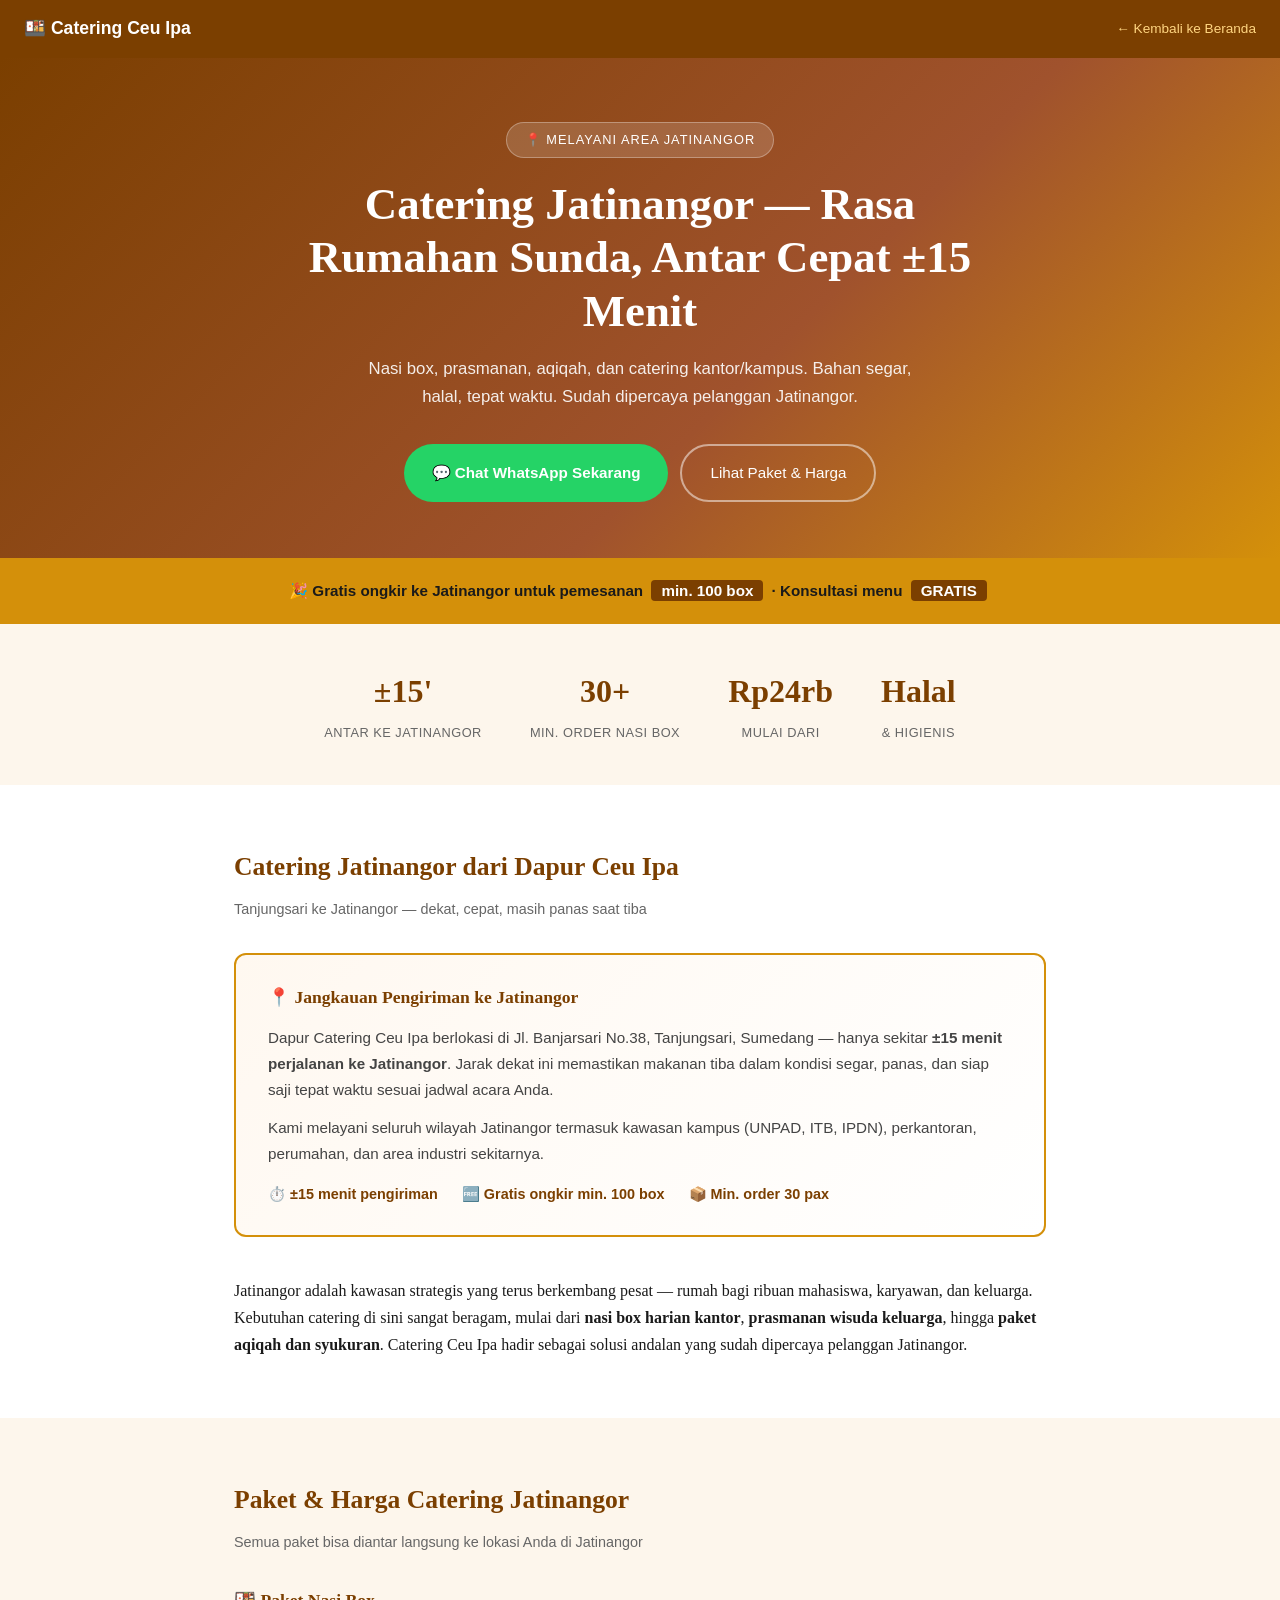
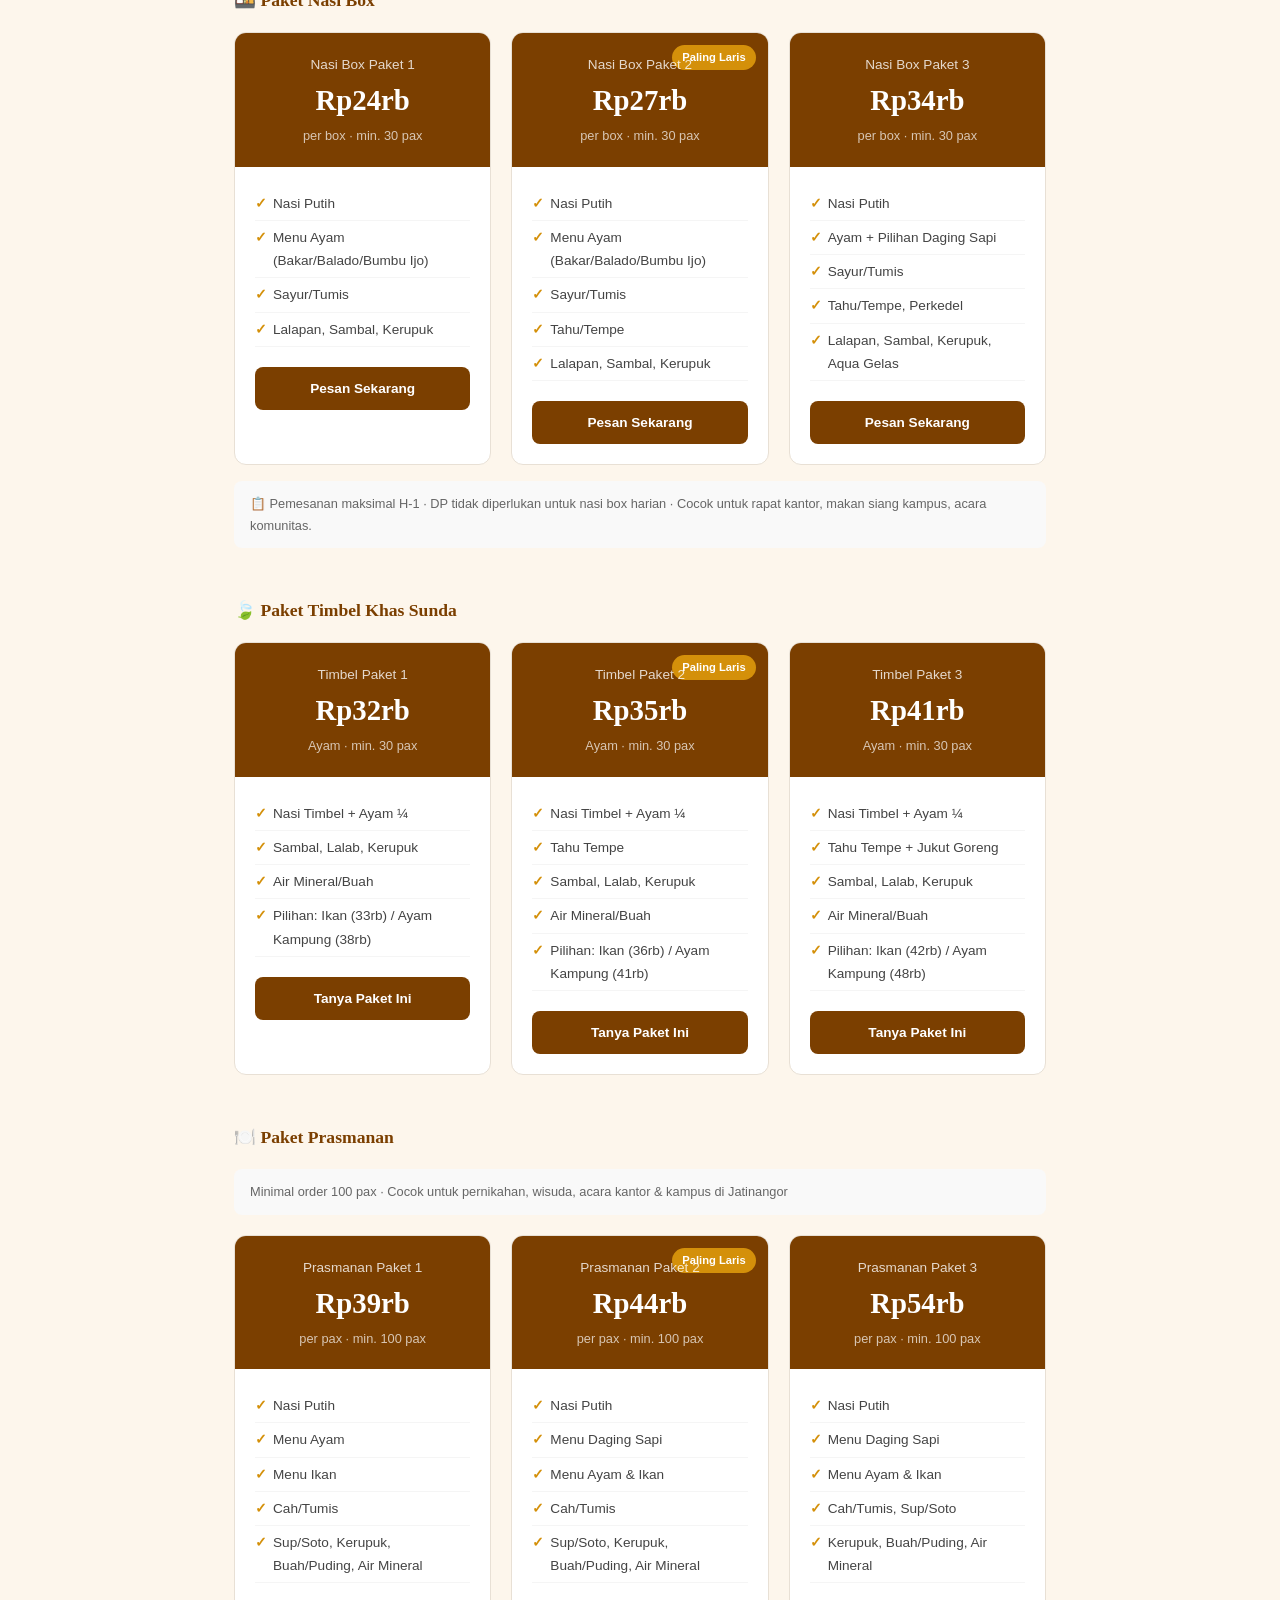
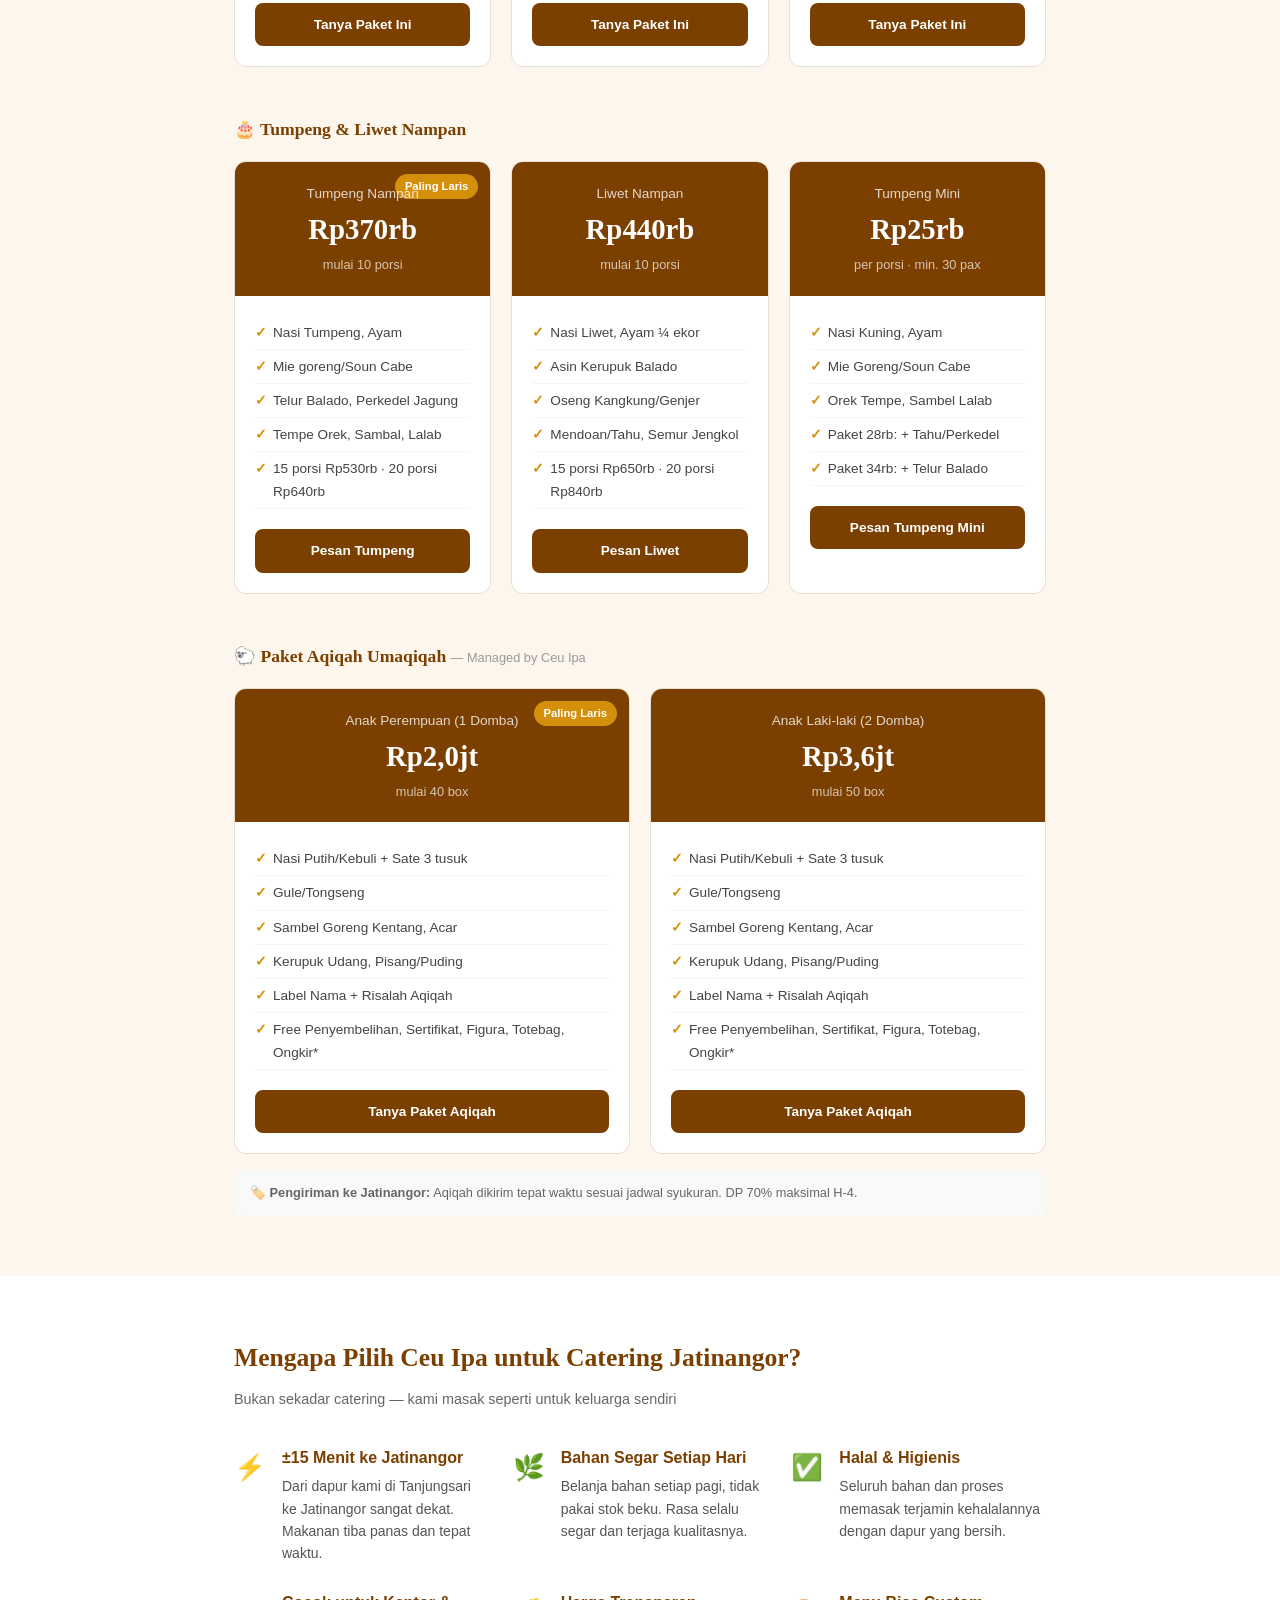
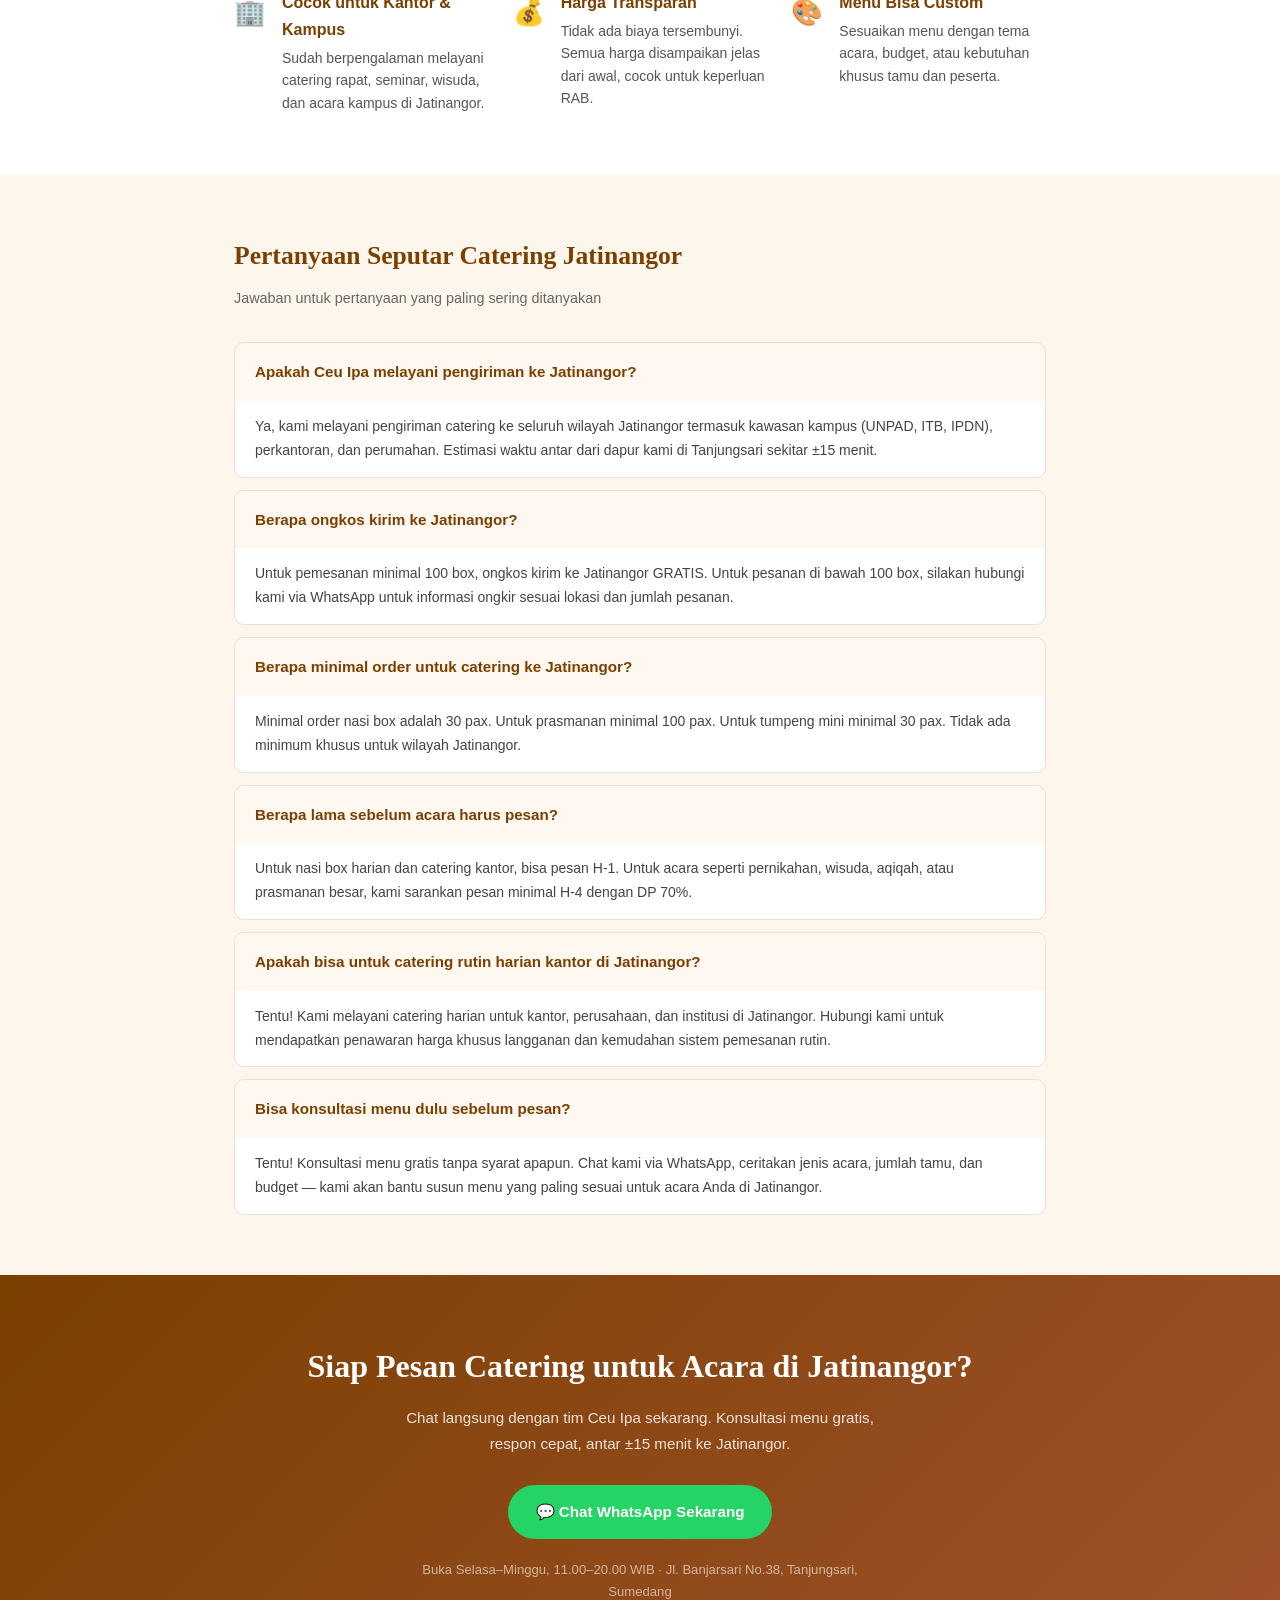
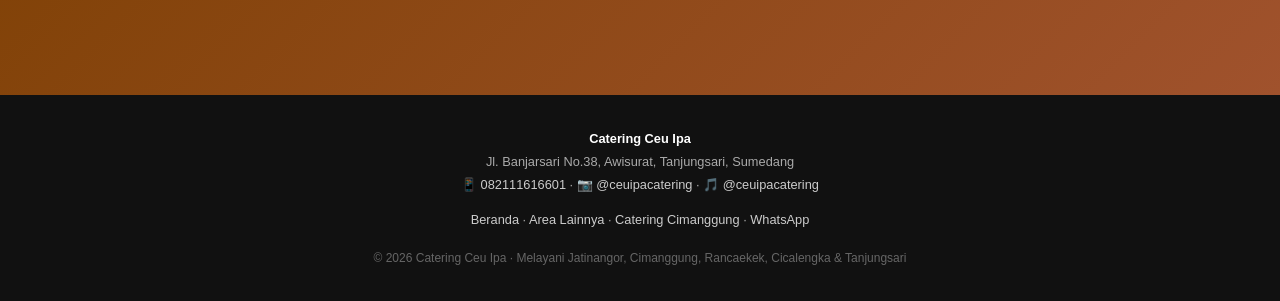
<file: jatinangor.html>
<!DOCTYPE html>
<html lang="id">
<head>
  <meta charset="UTF-8">
  <meta name="viewport" content="width=device-width, initial-scale=1.0">

  <title>Catering Jatinangor — Nasi Box, Prasmanan, Aqiqah | Catering Ceu Ipa Sumedang</title>
  <meta name="description" content="Catering Jatinangor terpercaya dari Catering Ceu Ipa. Nasi box mulai Rp24.000, prasmanan, aqiqah, catering kantor & kampus. Antar ke Jatinangor ±15 menit. Gratis ongkir min. 100 box. Chat WhatsApp sekarang.">
  <meta name="keywords" content="catering jatinangor, nasi box jatinangor, prasmanan jatinangor, aqiqah jatinangor, catering kantor jatinangor, catering kampus jatinangor, catering harian jatinangor, catering ceu ipa jatinangor">

  <meta property="og:title" content="Catering Jatinangor — Nasi Box, Prasmanan & Aqiqah | Catering Ceu Ipa">
  <meta property="og:description" content="Catering halal dari Tanjungsari, antar ke Jatinangor ±15 menit. Nasi box mulai Rp24rb. Melayani kantor, kampus, acara & aqiqah. Gratis ongkir min. 100 box.">
  <meta property="og:type" content="website">
  <meta property="og:url" content="https://www.cateringceuipa.com/jatinangor">
  <meta property="og:image" content="https://www.cateringceuipa.com/assets/gallery-tumpeng2.jpg">

  <link rel="canonical" href="https://www.cateringceuipa.com/jatinangor">

  <style>
    *, *::before, *::after { box-sizing: border-box; margin: 0; padding: 0; }

    :root {
      --coklat: #7B3F00;
      --emas: #D4900A;
      --krem: #FDF6EC;
      --putih: #ffffff;
      --hitam: #1a1a1a;
      --abu: #666666;
      --hijau: #2D6A4F;
    }

    body {
      font-family: 'Georgia', serif;
      background: var(--putih);
      color: var(--hitam);
      font-size: 16px;
      line-height: 1.7;
    }

    nav {
      background: var(--coklat);
      padding: 14px 24px;
      display: flex;
      align-items: center;
      justify-content: space-between;
    }
    nav a.logo {
      color: var(--putih);
      text-decoration: none;
      font-size: 1.1rem;
      font-weight: bold;
      font-family: sans-serif;
    }
    nav a.back {
      color: #FFD580;
      font-size: 0.85rem;
      text-decoration: none;
      font-family: sans-serif;
    }

    .hero {
      background: linear-gradient(135deg, var(--coklat) 0%, #A0522D 60%, var(--emas) 100%);
      color: var(--putih);
      padding: 64px 24px 56px;
      text-align: center;
    }
    .hero .badge {
      display: inline-block;
      background: rgba(255,255,255,0.15);
      border: 1px solid rgba(255,255,255,0.3);
      border-radius: 50px;
      padding: 6px 18px;
      font-size: 0.8rem;
      font-family: sans-serif;
      letter-spacing: 1px;
      text-transform: uppercase;
      margin-bottom: 20px;
    }
    .hero h1 {
      font-size: clamp(1.8rem, 5vw, 2.8rem);
      line-height: 1.2;
      margin-bottom: 16px;
      max-width: 700px;
      margin-left: auto;
      margin-right: auto;
    }
    .hero p {
      font-size: 1.05rem;
      opacity: 0.9;
      max-width: 560px;
      margin: 0 auto 32px;
      font-family: sans-serif;
    }
    .hero .cta-group {
      display: flex;
      gap: 12px;
      justify-content: center;
      flex-wrap: wrap;
    }
    .btn-wa {
      background: #25D366;
      color: #fff;
      padding: 14px 28px;
      border-radius: 50px;
      text-decoration: none;
      font-weight: bold;
      font-family: sans-serif;
      font-size: 0.95rem;
      display: inline-flex;
      align-items: center;
      gap: 8px;
      transition: transform 0.2s;
    }
    .btn-wa:hover { transform: translateY(-2px); }
    .btn-outline {
      background: transparent;
      color: #fff;
      padding: 14px 28px;
      border-radius: 50px;
      border: 2px solid rgba(255,255,255,0.5);
      text-decoration: none;
      font-family: sans-serif;
      font-size: 0.95rem;
    }

    .promo-banner {
      background: var(--emas);
      padding: 20px 24px;
      text-align: center;
    }
    .promo-banner p {
      font-family: sans-serif;
      font-size: 0.95rem;
      color: var(--hitam);
      font-weight: 600;
    }
    .promo-banner span {
      background: var(--coklat);
      color: #fff;
      padding: 2px 10px;
      border-radius: 4px;
      margin: 0 4px;
    }

    .stats {
      background: var(--krem);
      padding: 40px 24px;
      display: flex;
      justify-content: center;
      gap: 48px;
      flex-wrap: wrap;
      text-align: center;
    }
    .stat-item .num {
      font-size: 2rem;
      font-weight: bold;
      color: var(--coklat);
      display: block;
    }
    .stat-item .label {
      font-size: 0.8rem;
      color: var(--abu);
      font-family: sans-serif;
      text-transform: uppercase;
      letter-spacing: 0.5px;
    }

    section {
      max-width: 860px;
      margin: 0 auto;
      padding: 60px 24px;
    }
    section.alt {
      background: var(--krem);
      max-width: 100%;
    }
    section.alt .inner {
      max-width: 860px;
      margin: 0 auto;
      padding: 0 24px;
    }

    h2.section-title {
      font-size: 1.6rem;
      color: var(--coklat);
      margin-bottom: 8px;
    }
    .section-sub {
      color: var(--abu);
      font-family: sans-serif;
      font-size: 0.9rem;
      margin-bottom: 32px;
    }

    .lokasi-box {
      background: linear-gradient(135deg, #fff8f0, #fff);
      border: 2px solid var(--emas);
      border-radius: 12px;
      padding: 28px 32px;
      margin-bottom: 40px;
    }
    .lokasi-box h3 {
      color: var(--coklat);
      margin-bottom: 12px;
      font-size: 1.1rem;
    }
    .lokasi-box p {
      font-family: sans-serif;
      color: #444;
      font-size: 0.95rem;
      line-height: 1.7;
    }
    .lokasi-meta {
      display: flex;
      gap: 24px;
      flex-wrap: wrap;
      margin-top: 16px;
    }
    .lokasi-meta .item {
      display: flex;
      align-items: center;
      gap: 8px;
      font-family: sans-serif;
      font-size: 0.9rem;
      color: var(--coklat);
      font-weight: 600;
    }

    .paket-tabs {
      display: flex;
      gap: 8px;
      margin-bottom: 24px;
      flex-wrap: wrap;
    }
    .tab-btn {
      padding: 8px 20px;
      border-radius: 50px;
      border: 2px solid var(--coklat);
      background: transparent;
      color: var(--coklat);
      font-family: sans-serif;
      font-size: 0.85rem;
      cursor: pointer;
      font-weight: 600;
      transition: all 0.2s;
    }
    .tab-btn.active, .tab-btn:hover {
      background: var(--coklat);
      color: #fff;
    }

    .paket-grid {
      display: grid;
      grid-template-columns: repeat(auto-fit, minmax(220px, 1fr));
      gap: 20px;
    }
    .paket-card {
      border: 1px solid #e8e0d5;
      border-radius: 12px;
      overflow: hidden;
      background: #fff;
      position: relative;
    }
    .paket-card.popular::before {
      content: "Paling Laris";
      position: absolute;
      top: 12px;
      right: 12px;
      background: var(--emas);
      color: #fff;
      font-size: 0.7rem;
      font-family: sans-serif;
      font-weight: bold;
      padding: 3px 10px;
      border-radius: 50px;
    }
    .paket-header {
      background: var(--coklat);
      color: #fff;
      padding: 20px;
      text-align: center;
    }
    .paket-header .nama { font-size: 0.85rem; font-family: sans-serif; opacity: 0.8; }
    .paket-header .harga { font-size: 1.8rem; font-weight: bold; }
    .paket-header .satuan { font-size: 0.8rem; font-family: sans-serif; opacity: 0.7; }
    .paket-body { padding: 20px; }
    .paket-body ul {
      list-style: none;
      font-family: sans-serif;
      font-size: 0.85rem;
      color: #444;
    }
    .paket-body ul li {
      padding: 5px 0;
      border-bottom: 1px solid #f5f5f5;
      display: flex;
      align-items: flex-start;
      gap: 6px;
    }
    .paket-body ul li::before { content: "✓"; color: var(--emas); font-weight: bold; flex-shrink: 0; }
    .paket-card .btn-pesan {
      display: block;
      margin: 0 20px 20px;
      background: var(--coklat);
      color: #fff;
      text-align: center;
      padding: 10px;
      border-radius: 8px;
      text-decoration: none;
      font-family: sans-serif;
      font-size: 0.85rem;
      font-weight: bold;
    }
    .paket-note {
      font-family: sans-serif;
      font-size: 0.8rem;
      color: var(--abu);
      margin-top: 16px;
      padding: 12px 16px;
      background: #f9f9f9;
      border-radius: 8px;
    }

    .kenapa-grid {
      display: grid;
      grid-template-columns: repeat(auto-fit, minmax(240px, 1fr));
      gap: 24px;
      margin-top: 32px;
    }
    .kenapa-item {
      display: flex;
      gap: 16px;
      align-items: flex-start;
    }
    .kenapa-icon {
      font-size: 1.6rem;
      flex-shrink: 0;
      margin-top: 2px;
    }
    .kenapa-text h3 {
      font-size: 1rem;
      color: var(--coklat);
      margin-bottom: 4px;
      font-family: sans-serif;
    }
    .kenapa-text p {
      font-family: sans-serif;
      font-size: 0.875rem;
      color: #555;
      line-height: 1.6;
    }

    .faq-list { display: flex; flex-direction: column; gap: 12px; }
    .faq-item {
      border: 1px solid #e8e0d5;
      border-radius: 10px;
      overflow: hidden;
    }
    .faq-q {
      padding: 16px 20px;
      font-family: sans-serif;
      font-size: 0.95rem;
      font-weight: 600;
      color: var(--coklat);
      background: #fff8f0;
      cursor: pointer;
    }
    .faq-a {
      padding: 14px 20px;
      font-family: sans-serif;
      font-size: 0.875rem;
      color: #444;
      line-height: 1.7;
      background: #fff;
    }

    .cta-final {
      background: linear-gradient(135deg, var(--coklat), #A0522D);
      color: #fff;
      text-align: center;
      padding: 64px 24px;
    }
    .cta-final h2 {
      font-size: clamp(1.4rem, 4vw, 2rem);
      margin-bottom: 12px;
    }
    .cta-final p {
      font-family: sans-serif;
      opacity: 0.85;
      max-width: 500px;
      margin: 0 auto 28px;
      font-size: 0.95rem;
    }

    footer {
      background: #111;
      color: #aaa;
      text-align: center;
      padding: 32px 24px;
      font-family: sans-serif;
      font-size: 0.8rem;
      line-height: 1.8;
    }
    footer a { color: #ccc; text-decoration: none; }
    .footer-info { margin-bottom: 12px; }

    @media (max-width: 600px) {
      .stats { gap: 28px; }
      .lokasi-meta { gap: 12px; }
    }
  </style>
</head>
<body>

  <nav>
    <a href="https://www.cateringceuipa.com" class="logo">🍱 Catering Ceu Ipa</a>
    <a href="https://www.cateringceuipa.com" class="back">← Kembali ke Beranda</a>
  </nav>

  <!-- HERO -->
  <div class="hero">
    <div class="badge">📍 Melayani Area Jatinangor</div>
    <h1>Catering Jatinangor — Rasa Rumahan Sunda, Antar Cepat ±15 Menit</h1>
    <p>Nasi box, prasmanan, aqiqah, dan catering kantor/kampus. Bahan segar, halal, tepat waktu. Sudah dipercaya pelanggan Jatinangor.</p>
    <div class="cta-group">
      <a href="https://wa.me/6282111616601?text=Halo%20Ceu%20Ipa%2C%20saya%20mau%20pesan%20catering%20untuk%20acara%20di%20Jatinangor.%20Bisa%20konsultasi%20dulu%3F" class="btn-wa">
        💬 Chat WhatsApp Sekarang
      </a>
      <a href="#paket" class="btn-outline">Lihat Paket & Harga</a>
    </div>
  </div>

  <!-- PROMO BANNER -->
  <div class="promo-banner">
    <p>🎉 Gratis ongkir ke Jatinangor untuk pemesanan <span>min. 100 box</span> · Konsultasi menu <span>GRATIS</span></p>
  </div>

  <!-- STATS -->
  <div class="stats">
    <div class="stat-item">
      <span class="num">±15'</span>
      <span class="label">Antar ke Jatinangor</span>
    </div>
    <div class="stat-item">
      <span class="num">30+</span>
      <span class="label">Min. Order Nasi Box</span>
    </div>
    <div class="stat-item">
      <span class="num">Rp24rb</span>
      <span class="label">Mulai Dari</span>
    </div>
    <div class="stat-item">
      <span class="num">Halal</span>
      <span class="label">& Higienis</span>
    </div>
  </div>

  <!-- LOKASI INFO -->
  <section>
    <h2 class="section-title">Catering Jatinangor dari Dapur Ceu Ipa</h2>
    <p class="section-sub">Tanjungsari ke Jatinangor — dekat, cepat, masih panas saat tiba</p>

    <div class="lokasi-box">
      <h3>📍 Jangkauan Pengiriman ke Jatinangor</h3>
      <p>Dapur Catering Ceu Ipa berlokasi di Jl. Banjarsari No.38, Tanjungsari, Sumedang — hanya sekitar <strong>±15 menit perjalanan ke Jatinangor</strong>. Jarak dekat ini memastikan makanan tiba dalam kondisi segar, panas, dan siap saji tepat waktu sesuai jadwal acara Anda.</p>
      <p style="margin-top:12px;">Kami melayani seluruh wilayah Jatinangor termasuk kawasan kampus (UNPAD, ITB, IPDN), perkantoran, perumahan, dan area industri sekitarnya.</p>
      <div class="lokasi-meta">
        <div class="item">⏱️ ±15 menit pengiriman</div>
        <div class="item">🆓 Gratis ongkir min. 100 box</div>
        <div class="item">📦 Min. order 30 pax</div>
      </div>
    </div>

    <p>Jatinangor adalah kawasan strategis yang terus berkembang pesat — rumah bagi ribuan mahasiswa, karyawan, dan keluarga. Kebutuhan catering di sini sangat beragam, mulai dari <strong>nasi box harian kantor</strong>, <strong>prasmanan wisuda keluarga</strong>, hingga <strong>paket aqiqah dan syukuran</strong>. Catering Ceu Ipa hadir sebagai solusi andalan yang sudah dipercaya pelanggan Jatinangor.</p>
  </section>

  <!-- PAKET & HARGA -->
  <section id="paket" class="alt">
    <div class="inner">
      <h2 class="section-title">Paket & Harga Catering Jatinangor</h2>
      <p class="section-sub">Semua paket bisa diantar langsung ke lokasi Anda di Jatinangor</p>

      <!-- NASI BOX -->
      <h3 style="color: var(--coklat); margin: 0 0 16px; font-size: 1.1rem;">🍱 Paket Nasi Box</h3>
      <div class="paket-grid">
        <div class="paket-card">
          <div class="paket-header">
            <div class="nama">Nasi Box Paket 1</div>
            <div class="harga">Rp24rb</div>
            <div class="satuan">per box · min. 30 pax</div>
          </div>
          <div class="paket-body">
            <ul>
              <li>Nasi Putih</li>
              <li>Menu Ayam (Bakar/Balado/Bumbu Ijo)</li>
              <li>Sayur/Tumis</li>
              <li>Lalapan, Sambal, Kerupuk</li>
            </ul>
          </div>
          <a href="https://wa.me/6282111616601?text=Halo%20Ceu%20Ipa%2C%20saya%20mau%20tanya%20Nasi%20Box%20Paket%201%20untuk%20diantar%20ke%20Jatinangor" class="btn-pesan">Pesan Sekarang</a>
        </div>

        <div class="paket-card popular">
          <div class="paket-header">
            <div class="nama">Nasi Box Paket 2</div>
            <div class="harga">Rp27rb</div>
            <div class="satuan">per box · min. 30 pax</div>
          </div>
          <div class="paket-body">
            <ul>
              <li>Nasi Putih</li>
              <li>Menu Ayam (Bakar/Balado/Bumbu Ijo)</li>
              <li>Sayur/Tumis</li>
              <li>Tahu/Tempe</li>
              <li>Lalapan, Sambal, Kerupuk</li>
            </ul>
          </div>
          <a href="https://wa.me/6282111616601?text=Halo%20Ceu%20Ipa%2C%20saya%20mau%20tanya%20Nasi%20Box%20Paket%202%20untuk%20diantar%20ke%20Jatinangor" class="btn-pesan">Pesan Sekarang</a>
        </div>

        <div class="paket-card">
          <div class="paket-header">
            <div class="nama">Nasi Box Paket 3</div>
            <div class="harga">Rp34rb</div>
            <div class="satuan">per box · min. 30 pax</div>
          </div>
          <div class="paket-body">
            <ul>
              <li>Nasi Putih</li>
              <li>Ayam + Pilihan Daging Sapi</li>
              <li>Sayur/Tumis</li>
              <li>Tahu/Tempe, Perkedel</li>
              <li>Lalapan, Sambal, Kerupuk, Aqua Gelas</li>
            </ul>
          </div>
          <a href="https://wa.me/6282111616601?text=Halo%20Ceu%20Ipa%2C%20saya%20mau%20tanya%20Nasi%20Box%20Paket%203%20untuk%20diantar%20ke%20Jatinangor" class="btn-pesan">Pesan Sekarang</a>
        </div>
      </div>
      <p class="paket-note">📋 Pemesanan maksimal H-1 · DP tidak diperlukan untuk nasi box harian · Cocok untuk rapat kantor, makan siang kampus, acara komunitas.</p>

      <!-- PAKET TIMBEL -->
      <h3 style="color: var(--coklat); margin: 48px 0 16px; font-size: 1.1rem;">🍃 Paket Timbel Khas Sunda</h3>
      <div class="paket-grid">
        <div class="paket-card">
          <div class="paket-header">
            <div class="nama">Timbel Paket 1</div>
            <div class="harga">Rp32rb</div>
            <div class="satuan">Ayam · min. 30 pax</div>
          </div>
          <div class="paket-body">
            <ul>
              <li>Nasi Timbel + Ayam ¼</li>
              <li>Sambal, Lalab, Kerupuk</li>
              <li>Air Mineral/Buah</li>
              <li>Pilihan: Ikan (33rb) / Ayam Kampung (38rb)</li>
            </ul>
          </div>
          <a href="https://wa.me/6282111616601?text=Halo%20Ceu%20Ipa%2C%20saya%20mau%20tanya%20Paket%20Timbel%201%20untuk%20diantar%20ke%20Jatinangor" class="btn-pesan">Tanya Paket Ini</a>
        </div>

        <div class="paket-card popular">
          <div class="paket-header">
            <div class="nama">Timbel Paket 2</div>
            <div class="harga">Rp35rb</div>
            <div class="satuan">Ayam · min. 30 pax</div>
          </div>
          <div class="paket-body">
            <ul>
              <li>Nasi Timbel + Ayam ¼</li>
              <li>Tahu Tempe</li>
              <li>Sambal, Lalab, Kerupuk</li>
              <li>Air Mineral/Buah</li>
              <li>Pilihan: Ikan (36rb) / Ayam Kampung (41rb)</li>
            </ul>
          </div>
          <a href="https://wa.me/6282111616601?text=Halo%20Ceu%20Ipa%2C%20saya%20mau%20tanya%20Paket%20Timbel%202%20untuk%20diantar%20ke%20Jatinangor" class="btn-pesan">Tanya Paket Ini</a>
        </div>

        <div class="paket-card">
          <div class="paket-header">
            <div class="nama">Timbel Paket 3</div>
            <div class="harga">Rp41rb</div>
            <div class="satuan">Ayam · min. 30 pax</div>
          </div>
          <div class="paket-body">
            <ul>
              <li>Nasi Timbel + Ayam ¼</li>
              <li>Tahu Tempe + Jukut Goreng</li>
              <li>Sambal, Lalab, Kerupuk</li>
              <li>Air Mineral/Buah</li>
              <li>Pilihan: Ikan (42rb) / Ayam Kampung (48rb)</li>
            </ul>
          </div>
          <a href="https://wa.me/6282111616601?text=Halo%20Ceu%20Ipa%2C%20saya%20mau%20tanya%20Paket%20Timbel%203%20untuk%20diantar%20ke%20Jatinangor" class="btn-pesan">Tanya Paket Ini</a>
        </div>
      </div>

      <!-- PRASMANAN -->
      <h3 style="color: var(--coklat); margin: 48px 0 16px; font-size: 1.1rem;">🍽️ Paket Prasmanan</h3>
      <p class="paket-note" style="margin-bottom:20px;">Minimal order 100 pax · Cocok untuk pernikahan, wisuda, acara kantor & kampus di Jatinangor</p>
      <div class="paket-grid">
        <div class="paket-card">
          <div class="paket-header">
            <div class="nama">Prasmanan Paket 1</div>
            <div class="harga">Rp39rb</div>
            <div class="satuan">per pax · min. 100 pax</div>
          </div>
          <div class="paket-body">
            <ul>
              <li>Nasi Putih</li>
              <li>Menu Ayam</li>
              <li>Menu Ikan</li>
              <li>Cah/Tumis</li>
              <li>Sup/Soto, Kerupuk, Buah/Puding, Air Mineral</li>
            </ul>
          </div>
          <a href="https://wa.me/6282111616601?text=Halo%20Ceu%20Ipa%2C%20saya%20mau%20tanya%20Prasmanan%20Paket%201%20untuk%20acara%20di%20Jatinangor" class="btn-pesan">Tanya Paket Ini</a>
        </div>

        <div class="paket-card popular">
          <div class="paket-header">
            <div class="nama">Prasmanan Paket 2</div>
            <div class="harga">Rp44rb</div>
            <div class="satuan">per pax · min. 100 pax</div>
          </div>
          <div class="paket-body">
            <ul>
              <li>Nasi Putih</li>
              <li>Menu Daging Sapi</li>
              <li>Menu Ayam & Ikan</li>
              <li>Cah/Tumis</li>
              <li>Sup/Soto, Kerupuk, Buah/Puding, Air Mineral</li>
            </ul>
          </div>
          <a href="https://wa.me/6282111616601?text=Halo%20Ceu%20Ipa%2C%20saya%20mau%20tanya%20Prasmanan%20Paket%202%20untuk%20acara%20di%20Jatinangor" class="btn-pesan">Tanya Paket Ini</a>
        </div>

        <div class="paket-card">
          <div class="paket-header">
            <div class="nama">Prasmanan Paket 3</div>
            <div class="harga">Rp54rb</div>
            <div class="satuan">per pax · min. 100 pax</div>
          </div>
          <div class="paket-body">
            <ul>
              <li>Nasi Putih</li>
              <li>Menu Daging Sapi</li>
              <li>Menu Ayam & Ikan</li>
              <li>Cah/Tumis, Sup/Soto</li>
              <li>Kerupuk, Buah/Puding, Air Mineral</li>
            </ul>
          </div>
          <a href="https://wa.me/6282111616601?text=Halo%20Ceu%20Ipa%2C%20saya%20mau%20tanya%20Prasmanan%20Paket%203%20untuk%20acara%20di%20Jatinangor" class="btn-pesan">Tanya Paket Ini</a>
        </div>
      </div>

      <!-- TUMPENG -->
      <h3 style="color: var(--coklat); margin: 48px 0 16px; font-size: 1.1rem;">🎂 Tumpeng & Liwet Nampan</h3>
      <div class="paket-grid">
        <div class="paket-card popular">
          <div class="paket-header">
            <div class="nama">Tumpeng Nampan</div>
            <div class="harga">Rp370rb</div>
            <div class="satuan">mulai 10 porsi</div>
          </div>
          <div class="paket-body">
            <ul>
              <li>Nasi Tumpeng, Ayam</li>
              <li>Mie goreng/Soun Cabe</li>
              <li>Telur Balado, Perkedel Jagung</li>
              <li>Tempe Orek, Sambal, Lalab</li>
              <li>15 porsi Rp530rb · 20 porsi Rp640rb</li>
            </ul>
          </div>
          <a href="https://wa.me/6282111616601?text=Halo%20Ceu%20Ipa%2C%20saya%20mau%20pesan%20Tumpeng%20untuk%20acara%20di%20Jatinangor" class="btn-pesan">Pesan Tumpeng</a>
        </div>

        <div class="paket-card">
          <div class="paket-header">
            <div class="nama">Liwet Nampan</div>
            <div class="harga">Rp440rb</div>
            <div class="satuan">mulai 10 porsi</div>
          </div>
          <div class="paket-body">
            <ul>
              <li>Nasi Liwet, Ayam ¼ ekor</li>
              <li>Asin Kerupuk Balado</li>
              <li>Oseng Kangkung/Genjer</li>
              <li>Mendoan/Tahu, Semur Jengkol</li>
              <li>15 porsi Rp650rb · 20 porsi Rp840rb</li>
            </ul>
          </div>
          <a href="https://wa.me/6282111616601?text=Halo%20Ceu%20Ipa%2C%20saya%20mau%20pesan%20Liwet%20Nampan%20untuk%20acara%20di%20Jatinangor" class="btn-pesan">Pesan Liwet</a>
        </div>

        <div class="paket-card">
          <div class="paket-header">
            <div class="nama">Tumpeng Mini</div>
            <div class="harga">Rp25rb</div>
            <div class="satuan">per porsi · min. 30 pax</div>
          </div>
          <div class="paket-body">
            <ul>
              <li>Nasi Kuning, Ayam</li>
              <li>Mie Goreng/Soun Cabe</li>
              <li>Orek Tempe, Sambel Lalab</li>
              <li>Paket 28rb: + Tahu/Perkedel</li>
              <li>Paket 34rb: + Telur Balado</li>
            </ul>
          </div>
          <a href="https://wa.me/6282111616601?text=Halo%20Ceu%20Ipa%2C%20saya%20mau%20pesan%20Tumpeng%20Mini%20untuk%20acara%20di%20Jatinangor" class="btn-pesan">Pesan Tumpeng Mini</a>
        </div>
      </div>

      <!-- AQIQAH -->
      <h3 style="color: var(--coklat); margin: 48px 0 16px; font-size: 1.1rem;">🐑 Paket Aqiqah Umaqiqah <small style="color:#999; font-weight:normal; font-family:sans-serif; font-size:0.8rem;">— Managed by Ceu Ipa</small></h3>
      <div class="paket-grid">
        <div class="paket-card popular">
          <div class="paket-header">
            <div class="nama">Anak Perempuan (1 Domba)</div>
            <div class="harga">Rp2,0jt</div>
            <div class="satuan">mulai 40 box</div>
          </div>
          <div class="paket-body">
            <ul>
              <li>Nasi Putih/Kebuli + Sate 3 tusuk</li>
              <li>Gule/Tongseng</li>
              <li>Sambel Goreng Kentang, Acar</li>
              <li>Kerupuk Udang, Pisang/Puding</li>
              <li>Label Nama + Risalah Aqiqah</li>
              <li>Free Penyembelihan, Sertifikat, Figura, Totebag, Ongkir*</li>
            </ul>
          </div>
          <a href="https://wa.me/6282111616601?text=Halo%2C%20saya%20mau%20tanya%20paket%20aqiqah%20anak%20perempuan%20untuk%20area%20Jatinangor" class="btn-pesan">Tanya Paket Aqiqah</a>
        </div>

        <div class="paket-card">
          <div class="paket-header">
            <div class="nama">Anak Laki-laki (2 Domba)</div>
            <div class="harga">Rp3,6jt</div>
            <div class="satuan">mulai 50 box</div>
          </div>
          <div class="paket-body">
            <ul>
              <li>Nasi Putih/Kebuli + Sate 3 tusuk</li>
              <li>Gule/Tongseng</li>
              <li>Sambel Goreng Kentang, Acar</li>
              <li>Kerupuk Udang, Pisang/Puding</li>
              <li>Label Nama + Risalah Aqiqah</li>
              <li>Free Penyembelihan, Sertifikat, Figura, Totebag, Ongkir*</li>
            </ul>
          </div>
          <a href="https://wa.me/6282111616601?text=Halo%2C%20saya%20mau%20tanya%20paket%20aqiqah%20anak%20laki-laki%20untuk%20area%20Jatinangor" class="btn-pesan">Tanya Paket Aqiqah</a>
        </div>
      </div>
      <p class="paket-note">🏷️ <strong>Pengiriman ke Jatinangor:</strong> Aqiqah dikirim tepat waktu sesuai jadwal syukuran. DP 70% maksimal H-4.</p>
    </div>
  </section>

  <!-- KENAPA CEU IPA -->
  <section>
    <h2 class="section-title">Mengapa Pilih Ceu Ipa untuk Catering Jatinangor?</h2>
    <p class="section-sub">Bukan sekadar catering — kami masak seperti untuk keluarga sendiri</p>
    <div class="kenapa-grid">
      <div class="kenapa-item">
        <div class="kenapa-icon">⚡</div>
        <div class="kenapa-text">
          <h3>±15 Menit ke Jatinangor</h3>
          <p>Dari dapur kami di Tanjungsari ke Jatinangor sangat dekat. Makanan tiba panas dan tepat waktu.</p>
        </div>
      </div>
      <div class="kenapa-item">
        <div class="kenapa-icon">🌿</div>
        <div class="kenapa-text">
          <h3>Bahan Segar Setiap Hari</h3>
          <p>Belanja bahan setiap pagi, tidak pakai stok beku. Rasa selalu segar dan terjaga kualitasnya.</p>
        </div>
      </div>
      <div class="kenapa-item">
        <div class="kenapa-icon">✅</div>
        <div class="kenapa-text">
          <h3>Halal & Higienis</h3>
          <p>Seluruh bahan dan proses memasak terjamin kehalalannya dengan dapur yang bersih.</p>
        </div>
      </div>
      <div class="kenapa-item">
        <div class="kenapa-icon">🏢</div>
        <div class="kenapa-text">
          <h3>Cocok untuk Kantor & Kampus</h3>
          <p>Sudah berpengalaman melayani catering rapat, seminar, wisuda, dan acara kampus di Jatinangor.</p>
        </div>
      </div>
      <div class="kenapa-item">
        <div class="kenapa-icon">💰</div>
        <div class="kenapa-text">
          <h3>Harga Transparan</h3>
          <p>Tidak ada biaya tersembunyi. Semua harga disampaikan jelas dari awal, cocok untuk keperluan RAB.</p>
        </div>
      </div>
      <div class="kenapa-item">
        <div class="kenapa-icon">🎨</div>
        <div class="kenapa-text">
          <h3>Menu Bisa Custom</h3>
          <p>Sesuaikan menu dengan tema acara, budget, atau kebutuhan khusus tamu dan peserta.</p>
        </div>
      </div>
    </div>
  </section>

  <!-- FAQ -->
  <section class="alt">
    <div class="inner">
      <h2 class="section-title">Pertanyaan Seputar Catering Jatinangor</h2>
      <p class="section-sub">Jawaban untuk pertanyaan yang paling sering ditanyakan</p>
      <div class="faq-list">
        <div class="faq-item">
          <div class="faq-q">Apakah Ceu Ipa melayani pengiriman ke Jatinangor?</div>
          <div class="faq-a">Ya, kami melayani pengiriman catering ke seluruh wilayah Jatinangor termasuk kawasan kampus (UNPAD, ITB, IPDN), perkantoran, dan perumahan. Estimasi waktu antar dari dapur kami di Tanjungsari sekitar ±15 menit.</div>
        </div>
        <div class="faq-item">
          <div class="faq-q">Berapa ongkos kirim ke Jatinangor?</div>
          <div class="faq-a">Untuk pemesanan minimal 100 box, ongkos kirim ke Jatinangor GRATIS. Untuk pesanan di bawah 100 box, silakan hubungi kami via WhatsApp untuk informasi ongkir sesuai lokasi dan jumlah pesanan.</div>
        </div>
        <div class="faq-item">
          <div class="faq-q">Berapa minimal order untuk catering ke Jatinangor?</div>
          <div class="faq-a">Minimal order nasi box adalah 30 pax. Untuk prasmanan minimal 100 pax. Untuk tumpeng mini minimal 30 pax. Tidak ada minimum khusus untuk wilayah Jatinangor.</div>
        </div>
        <div class="faq-item">
          <div class="faq-q">Berapa lama sebelum acara harus pesan?</div>
          <div class="faq-a">Untuk nasi box harian dan catering kantor, bisa pesan H-1. Untuk acara seperti pernikahan, wisuda, aqiqah, atau prasmanan besar, kami sarankan pesan minimal H-4 dengan DP 70%.</div>
        </div>
        <div class="faq-item">
          <div class="faq-q">Apakah bisa untuk catering rutin harian kantor di Jatinangor?</div>
          <div class="faq-a">Tentu! Kami melayani catering harian untuk kantor, perusahaan, dan institusi di Jatinangor. Hubungi kami untuk mendapatkan penawaran harga khusus langganan dan kemudahan sistem pemesanan rutin.</div>
        </div>
        <div class="faq-item">
          <div class="faq-q">Bisa konsultasi menu dulu sebelum pesan?</div>
          <div class="faq-a">Tentu! Konsultasi menu gratis tanpa syarat apapun. Chat kami via WhatsApp, ceritakan jenis acara, jumlah tamu, dan budget — kami akan bantu susun menu yang paling sesuai untuk acara Anda di Jatinangor.</div>
        </div>
      </div>
    </div>
  </section>

  <!-- CTA FINAL -->
  <div class="cta-final">
    <h2>Siap Pesan Catering untuk Acara di Jatinangor?</h2>
    <p>Chat langsung dengan tim Ceu Ipa sekarang. Konsultasi menu gratis, respon cepat, antar ±15 menit ke Jatinangor.</p>
    <a href="https://wa.me/6282111616601?text=Halo%20Ceu%20Ipa%2C%20saya%20mau%20pesan%20catering%20untuk%20acara%20di%20Jatinangor.%20Bisa%20konsultasi%20dulu%3F" class="btn-wa">
      💬 Chat WhatsApp Sekarang
    </a>
    <p style="margin-top: 20px; font-size: 0.82rem; opacity: 0.6; font-family: sans-serif;">Buka Selasa–Minggu, 11.00–20.00 WIB · Jl. Banjarsari No.38, Tanjungsari, Sumedang</p>
  </div>

  <!-- FOOTER -->
  <footer>
    <div class="footer-info">
      <strong style="color:#fff;">Catering Ceu Ipa</strong><br>
      Jl. Banjarsari No.38, Awisurat, Tanjungsari, Sumedang<br>
      📱 <a href="https://wa.me/6282111616601">082111616601</a> · 
      📷 <a href="https://instagram.com/ceuipacatering">@ceuipacatering</a> ·
      🎵 <a href="https://tiktok.com/@ceuipacatering">@ceuipacatering</a>
    </div>
    <div>
      <a href="https://www.cateringceuipa.com">Beranda</a> ·
      <a href="https://www.cateringceuipa.com/artikel">Area Lainnya</a> ·
      <a href="https://www.cateringceuipa.com/cimanggung">Catering Cimanggung</a> ·
      <a href="https://wa.me/6282111616601">WhatsApp</a>
    </div>
    <p style="margin-top: 16px; font-size: 0.75rem; color: #666;">© 2026 Catering Ceu Ipa · Melayani Jatinangor, Cimanggung, Rancaekek, Cicalengka & Tanjungsari</p>
  </footer>

</body>
</html>
</file>
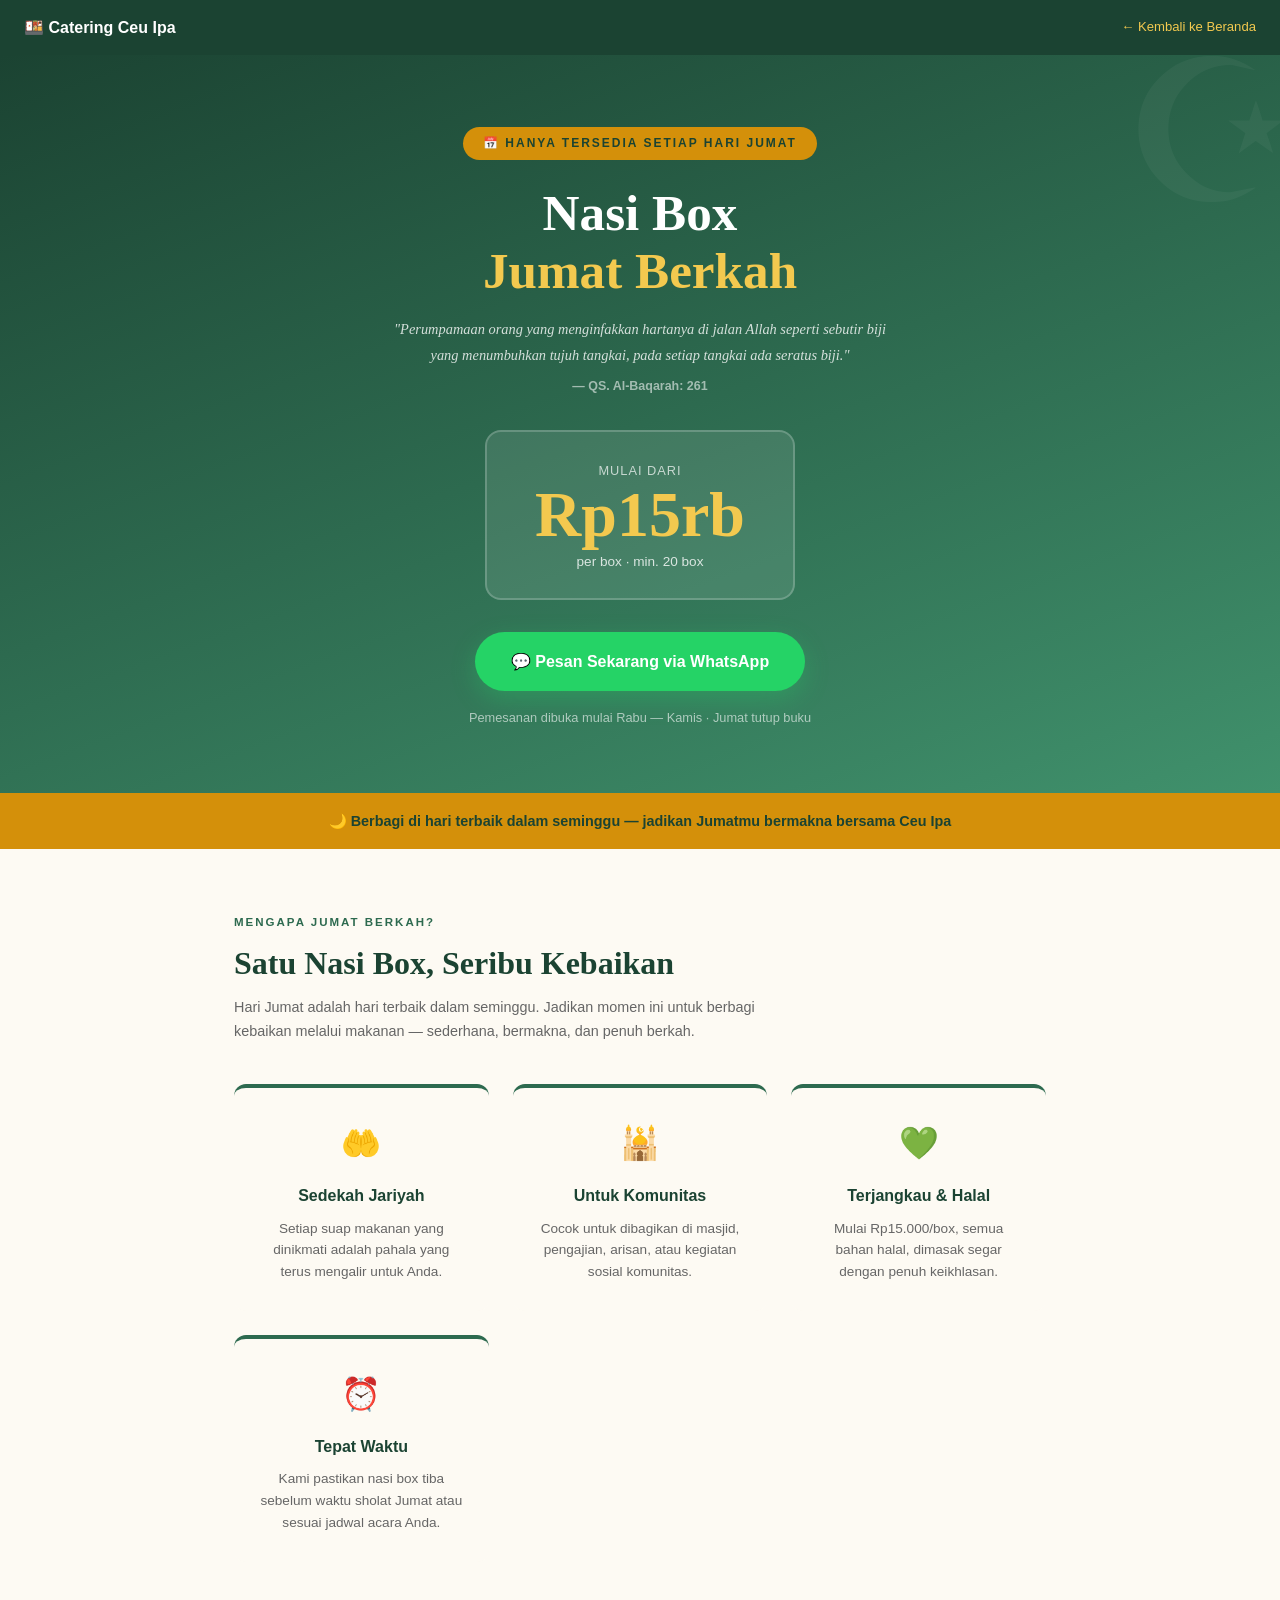
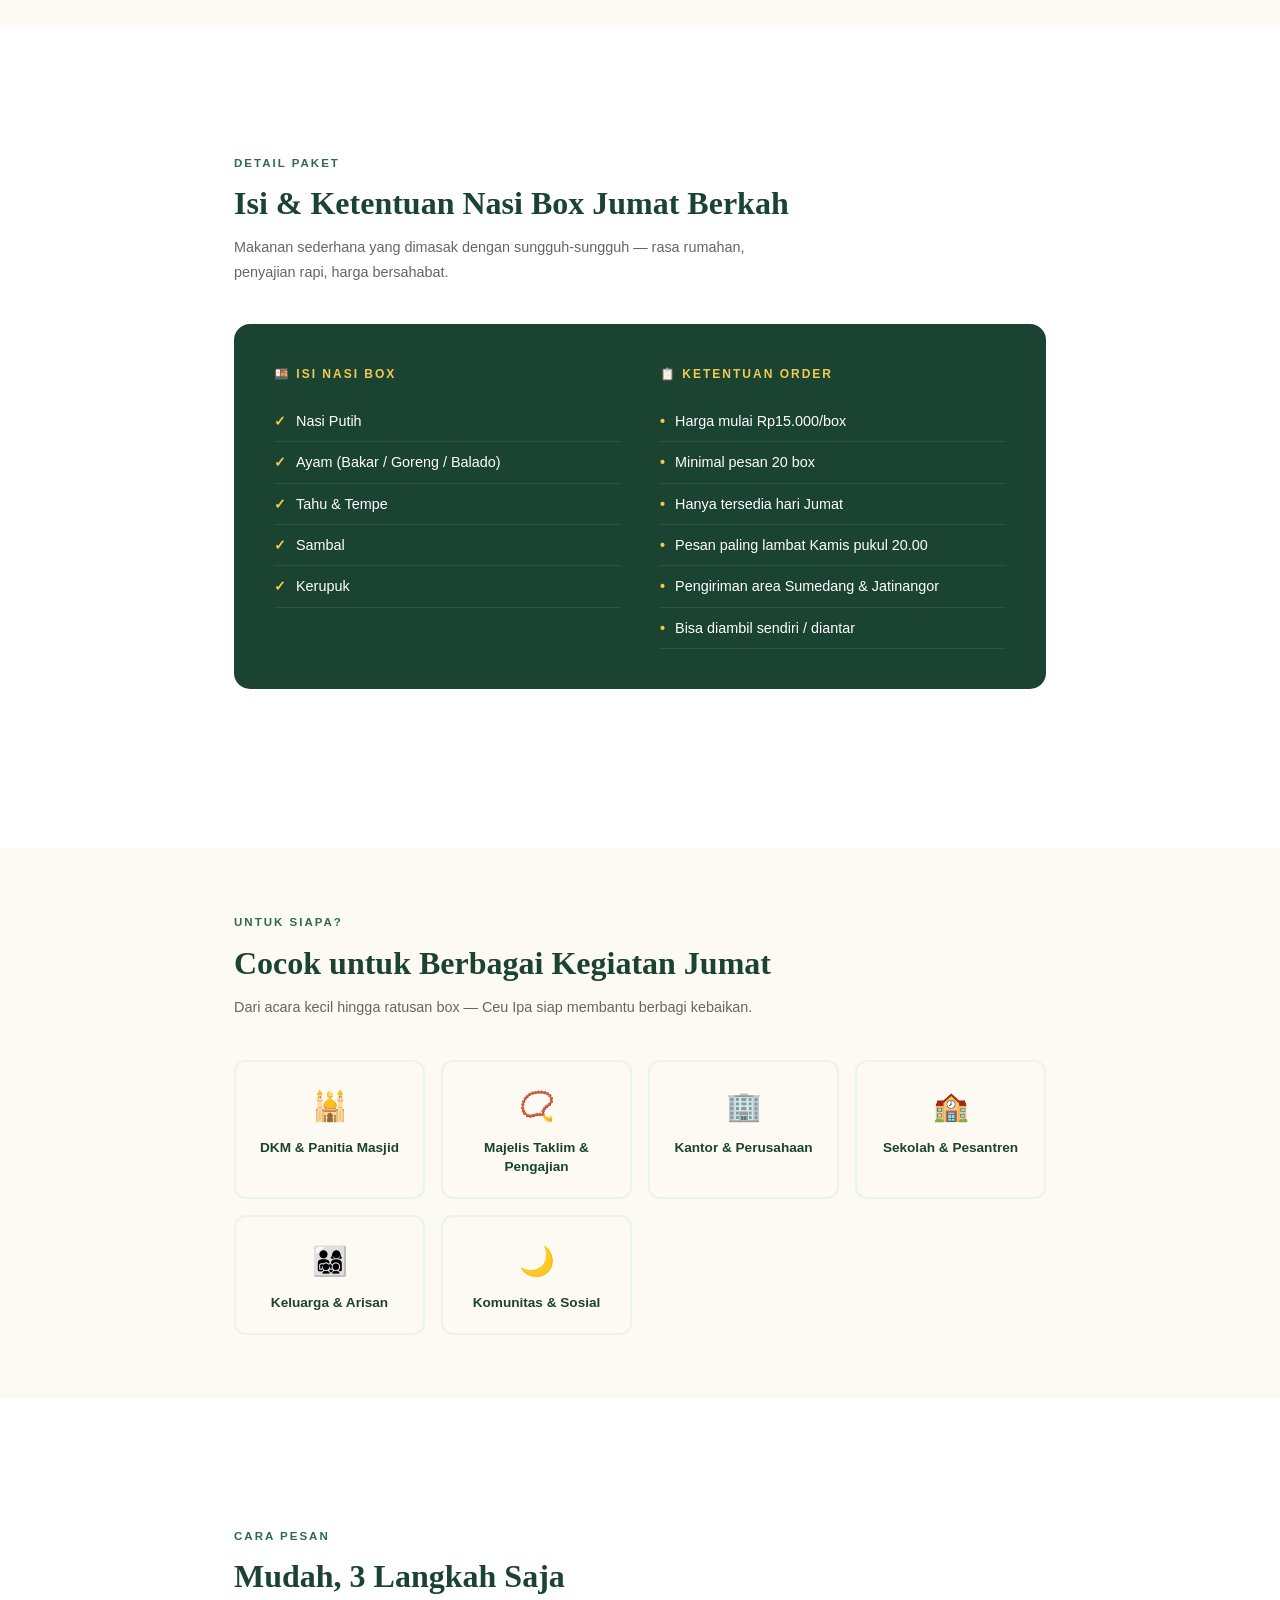
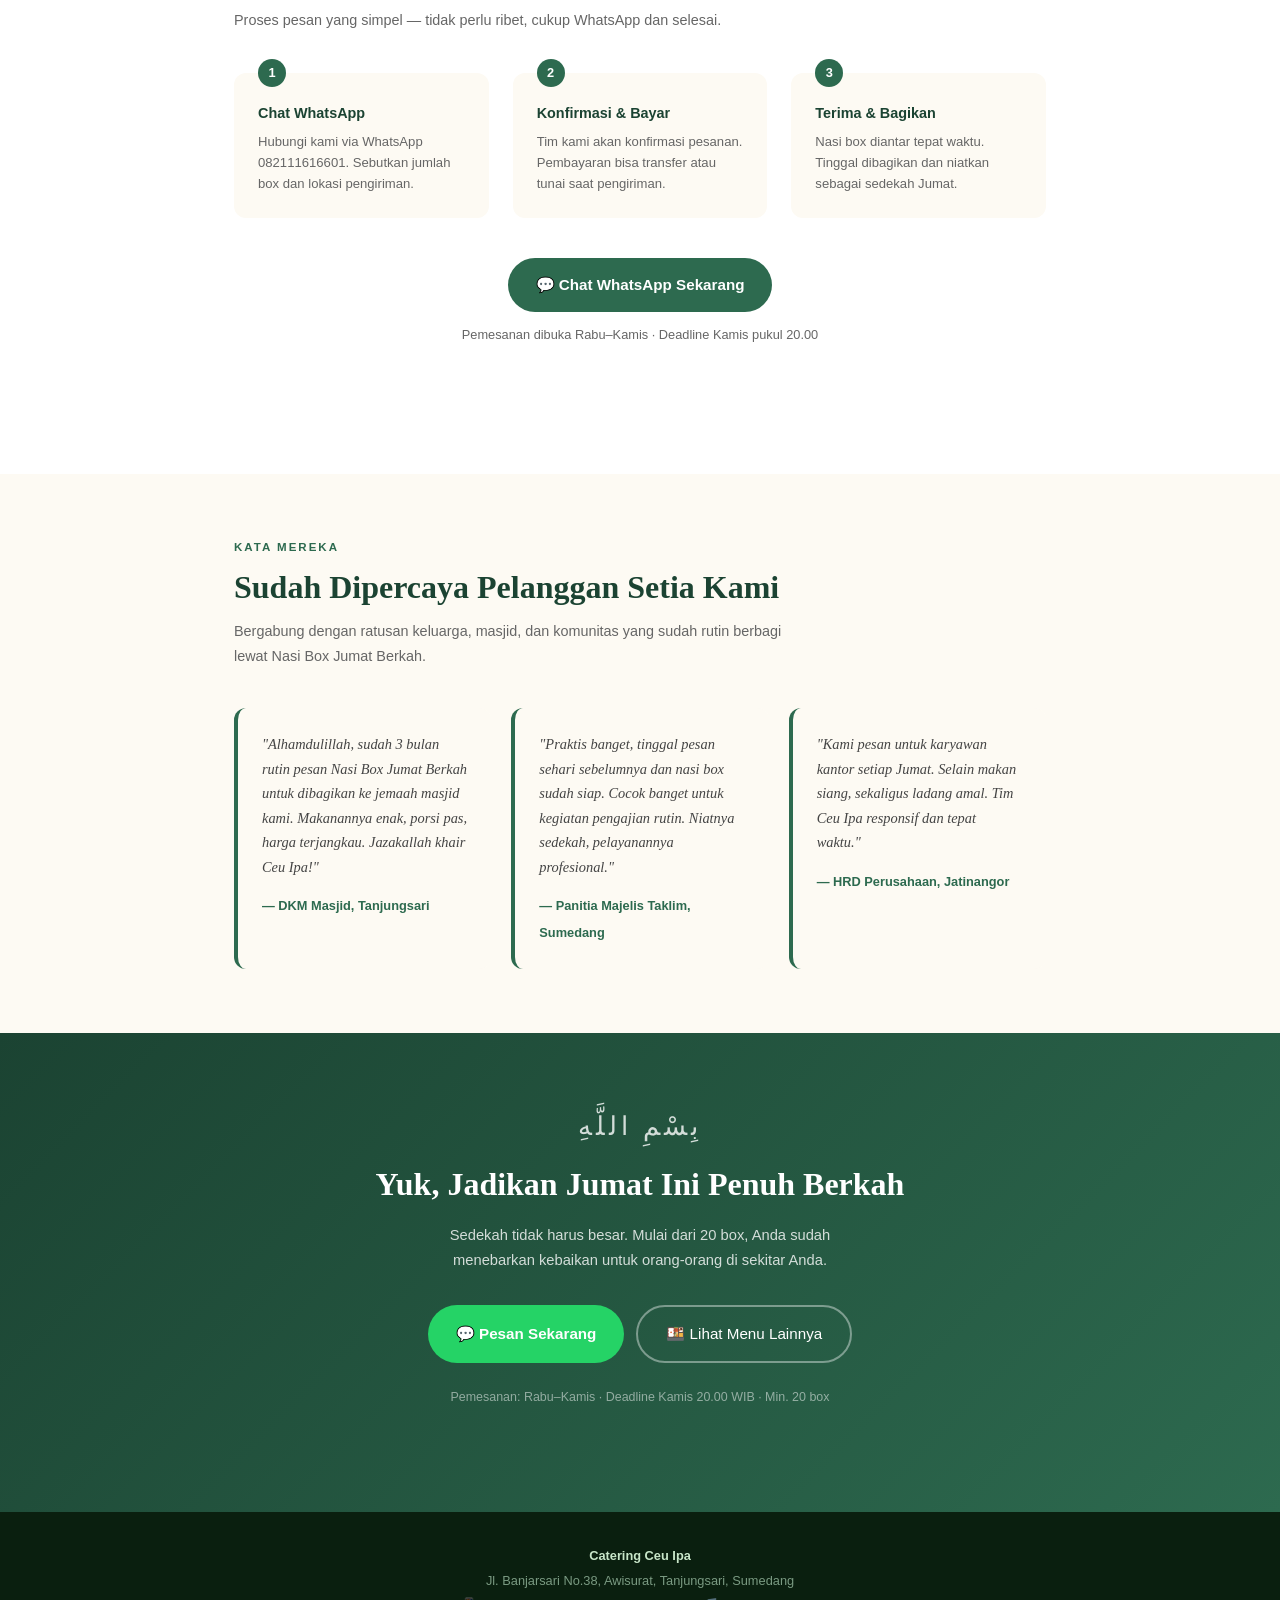
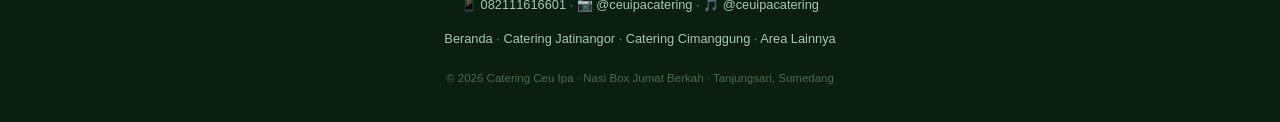
<file: jumat-berkah.html>
<!DOCTYPE html>
<html lang="id">
<head>
  <meta charset="UTF-8">
  <meta name="viewport" content="width=device-width, initial-scale=1.0">

  <title>Nasi Box Jumat Berkah — Sedekah Makanan Mulai Rp15.000 | Catering Ceu Ipa</title>
  <meta name="description" content="Nasi box Jumat Berkah dari Catering Ceu Ipa. Sedekah makanan untuk masjid, pengajian & komunitas mulai Rp15.000/box. Min. 20 box. Hanya tersedia hari Jumat. Pesan via WhatsApp.">
  <meta name="keywords" content="nasi box jumat berkah, sedekah makanan jumat, catering jumat sumedang, nasi box murah sumedang, catering masjid sumedang, nasi box pengajian">

  <link rel="canonical" href="https://www.cateringceuipa.com/jumat-berkah">
  <meta property="og:title" content="Nasi Box Jumat Berkah — Sedekah Makanan Mulai Rp15.000">
  <meta property="og:description" content="Jadikan Jumatmu bermakna. Sedekah nasi box untuk masjid, pengajian & komunitas. Min. 20 box, hanya hari Jumat. Catering Ceu Ipa.">
  <meta property="og:url" content="https://www.cateringceuipa.com/jumat-berkah">
  <meta property="og:type" content="website">
  <meta property="og:image" content="https://www.cateringceuipa.com/assets/gallery-nasibox.jpg">

  <style>
    *, *::before, *::after { box-sizing: border-box; margin: 0; padding: 0; }

    :root {
      --hijau-tua: #1B4332;
      --hijau: #2D6A4F;
      --hijau-muda: #40916C;
      --emas: #D4900A;
      --emas-muda: #F3C94F;
      --krem: #FDFAF3;
      --coklat: #7B3F00;
      --putih: #ffffff;
      --hitam: #1a1a1a;
      --abu: #666;
    }

    html { scroll-behavior: smooth; }

    body {
      font-family: 'Georgia', serif;
      background: var(--krem);
      color: var(--hitam);
      font-size: 16px;
      line-height: 1.7;
    }

    /* NAV */
    nav {
      background: var(--hijau-tua);
      padding: 14px 24px;
      display: flex;
      align-items: center;
      justify-content: space-between;
    }
    nav a.logo {
      color: var(--putih);
      text-decoration: none;
      font-size: 1rem;
      font-weight: bold;
      font-family: sans-serif;
      display: flex;
      align-items: center;
      gap: 8px;
    }
    nav a.back {
      color: var(--emas-muda);
      font-size: 0.82rem;
      text-decoration: none;
      font-family: sans-serif;
    }

    /* HERO */
    .hero {
      background: linear-gradient(160deg, var(--hijau-tua) 0%, var(--hijau) 50%, var(--hijau-muda) 100%);
      color: var(--putih);
      padding: 72px 24px 64px;
      text-align: center;
      position: relative;
      overflow: hidden;
    }
    .hero::before {
      content: "☪";
      position: absolute;
      top: -20px;
      right: -20px;
      font-size: 200px;
      opacity: 0.04;
      line-height: 1;
    }
    .hero .hari {
      display: inline-block;
      background: var(--emas);
      color: var(--hijau-tua);
      font-family: sans-serif;
      font-size: 0.75rem;
      font-weight: 800;
      letter-spacing: 2px;
      text-transform: uppercase;
      padding: 6px 20px;
      border-radius: 50px;
      margin-bottom: 24px;
    }
    .hero h1 {
      font-size: clamp(2rem, 6vw, 3.2rem);
      line-height: 1.15;
      margin-bottom: 8px;
      max-width: 680px;
      margin-left: auto;
      margin-right: auto;
    }
    .hero h1 span {
      color: var(--emas-muda);
      display: block;
    }
    .hero .ayat {
      font-style: italic;
      font-size: 0.9rem;
      opacity: 0.8;
      max-width: 500px;
      margin: 16px auto 32px;
      line-height: 1.8;
    }
    .hero .ayat strong {
      display: block;
      font-style: normal;
      font-size: 0.78rem;
      opacity: 0.7;
      margin-top: 6px;
      font-family: sans-serif;
    }
    .hero .harga-besar {
      background: rgba(255,255,255,0.1);
      border: 2px solid rgba(255,255,255,0.2);
      border-radius: 16px;
      display: inline-block;
      padding: 24px 48px;
      margin-bottom: 32px;
    }
    .hero .harga-besar .label {
      font-family: sans-serif;
      font-size: 0.8rem;
      opacity: 0.7;
      text-transform: uppercase;
      letter-spacing: 1px;
    }
    .hero .harga-besar .angka {
      font-size: clamp(2.5rem, 8vw, 4rem);
      font-weight: bold;
      color: var(--emas-muda);
      line-height: 1;
      display: block;
    }
    .hero .harga-besar .per {
      font-family: sans-serif;
      font-size: 0.85rem;
      opacity: 0.8;
    }
    .btn-wa-hero {
      display: inline-flex;
      align-items: center;
      gap: 10px;
      background: #25D366;
      color: #fff;
      padding: 16px 36px;
      border-radius: 50px;
      text-decoration: none;
      font-family: sans-serif;
      font-weight: bold;
      font-size: 1rem;
      box-shadow: 0 8px 24px rgba(37,211,102,0.3);
      transition: transform 0.2s, box-shadow 0.2s;
    }
    .btn-wa-hero:hover {
      transform: translateY(-2px);
      box-shadow: 0 12px 32px rgba(37,211,102,0.4);
    }
    .hero .note {
      margin-top: 16px;
      font-family: sans-serif;
      font-size: 0.8rem;
      opacity: 0.6;
    }

    /* STRIP INFO */
    .strip {
      background: var(--emas);
      padding: 16px 24px;
      text-align: center;
    }
    .strip p {
      font-family: sans-serif;
      font-size: 0.9rem;
      color: var(--hijau-tua);
      font-weight: 700;
    }

    /* SECTION */
    .section {
      max-width: 860px;
      margin: 0 auto;
      padding: 64px 24px;
    }
    .section.alt {
      background: var(--putih);
      max-width: 100%;
    }
    .section.alt .inner {
      max-width: 860px;
      margin: 0 auto;
      padding: 64px 24px;
    }
    .section-label {
      font-family: sans-serif;
      font-size: 0.72rem;
      font-weight: 800;
      letter-spacing: 2px;
      text-transform: uppercase;
      color: var(--hijau);
      margin-bottom: 10px;
    }
    h2.section-title {
      font-size: clamp(1.5rem, 4vw, 2rem);
      color: var(--hijau-tua);
      margin-bottom: 12px;
      line-height: 1.25;
    }
    .section-desc {
      color: var(--abu);
      font-family: sans-serif;
      font-size: 0.9rem;
      max-width: 560px;
      margin-bottom: 40px;
      line-height: 1.7;
    }

    /* MAKNA */
    .makna-grid {
      display: grid;
      grid-template-columns: repeat(auto-fit, minmax(220px, 1fr));
      gap: 24px;
    }
    .makna-card {
      background: var(--krem);
      border-radius: 12px;
      padding: 28px 24px;
      border-top: 4px solid var(--hijau);
      text-align: center;
    }
    .makna-card .icon {
      font-size: 2rem;
      margin-bottom: 12px;
      display: block;
    }
    .makna-card h3 {
      font-size: 1rem;
      color: var(--hijau-tua);
      margin-bottom: 8px;
      font-family: sans-serif;
      font-weight: 700;
    }
    .makna-card p {
      font-family: sans-serif;
      font-size: 0.85rem;
      color: var(--abu);
      line-height: 1.6;
    }

    /* DETAIL BOX */
    .detail-box {
      background: var(--hijau-tua);
      color: var(--putih);
      border-radius: 16px;
      padding: 40px;
      display: grid;
      grid-template-columns: 1fr 1fr;
      gap: 40px;
      margin-bottom: 32px;
    }
    .detail-box h3 {
      font-size: 0.75rem;
      font-family: sans-serif;
      font-weight: 800;
      letter-spacing: 2px;
      text-transform: uppercase;
      color: var(--emas-muda);
      margin-bottom: 16px;
    }
    .detail-box ul {
      list-style: none;
    }
    .detail-box ul li {
      font-family: sans-serif;
      font-size: 0.9rem;
      padding: 8px 0;
      border-bottom: 1px solid rgba(255,255,255,0.08);
      display: flex;
      align-items: center;
      gap: 10px;
    }
    .detail-box ul li::before {
      content: "✓";
      color: var(--emas-muda);
      font-weight: bold;
      flex-shrink: 0;
    }
    .detail-box .ketentuan li::before {
      content: "•";
      color: var(--emas-muda);
    }

    /* COCOK UNTUK */
    .cocok-grid {
      display: grid;
      grid-template-columns: repeat(auto-fit, minmax(180px, 1fr));
      gap: 16px;
    }
    .cocok-item {
      background: var(--krem);
      border: 2px solid #e8f5e9;
      border-radius: 12px;
      padding: 20px;
      text-align: center;
      transition: border-color 0.2s;
    }
    .cocok-item:hover { border-color: var(--hijau-muda); }
    .cocok-item .icon { font-size: 1.8rem; margin-bottom: 8px; display: block; }
    .cocok-item p {
      font-family: sans-serif;
      font-size: 0.85rem;
      color: var(--hijau-tua);
      font-weight: 600;
      line-height: 1.4;
    }

    /* CARA PESAN */
    .cara-grid {
      display: grid;
      grid-template-columns: repeat(auto-fit, minmax(200px, 1fr));
      gap: 24px;
      counter-reset: step;
    }
    .cara-item {
      position: relative;
      padding: 28px 24px 24px;
      background: var(--krem);
      border-radius: 12px;
      counter-increment: step;
    }
    .cara-item::before {
      content: counter(step);
      position: absolute;
      top: -14px;
      left: 24px;
      background: var(--hijau);
      color: #fff;
      width: 28px;
      height: 28px;
      border-radius: 50%;
      display: flex;
      align-items: center;
      justify-content: center;
      font-family: sans-serif;
      font-size: 0.8rem;
      font-weight: bold;
    }
    .cara-item h3 {
      font-family: sans-serif;
      font-size: 0.9rem;
      font-weight: 700;
      color: var(--hijau-tua);
      margin-bottom: 6px;
    }
    .cara-item p {
      font-family: sans-serif;
      font-size: 0.82rem;
      color: var(--abu);
      line-height: 1.6;
    }

    /* TESTIMONI */
    .testi-grid {
      display: grid;
      grid-template-columns: repeat(auto-fit, minmax(240px, 1fr));
      gap: 20px;
    }
    .testi-card {
      background: var(--krem);
      border-radius: 12px;
      padding: 24px;
      border-left: 4px solid var(--hijau);
    }
    .testi-card p {
      font-style: italic;
      color: #444;
      font-size: 0.9rem;
      line-height: 1.7;
      margin-bottom: 12px;
    }
    .testi-card .nama {
      font-family: sans-serif;
      font-size: 0.8rem;
      font-weight: 700;
      color: var(--hijau);
      font-style: normal;
    }

    /* CTA FINAL */
    .cta-final {
      background: linear-gradient(135deg, var(--hijau-tua), var(--hijau));
      color: var(--putih);
      text-align: center;
      padding: 72px 24px;
    }
    .cta-final .arabic {
      font-size: 1.6rem;
      margin-bottom: 8px;
      opacity: 0.8;
      letter-spacing: 4px;
    }
    .cta-final h2 {
      font-size: clamp(1.4rem, 4vw, 2rem);
      margin-bottom: 12px;
      max-width: 560px;
      margin-left: auto;
      margin-right: auto;
    }
    .cta-final p {
      font-family: sans-serif;
      opacity: 0.8;
      max-width: 460px;
      margin: 0 auto 32px;
      font-size: 0.92rem;
      line-height: 1.7;
    }
    .cta-group {
      display: flex;
      gap: 12px;
      justify-content: center;
      flex-wrap: wrap;
    }
    .btn-wa {
      display: inline-flex;
      align-items: center;
      gap: 8px;
      background: #25D366;
      color: #fff;
      padding: 14px 28px;
      border-radius: 50px;
      text-decoration: none;
      font-family: sans-serif;
      font-weight: bold;
      font-size: 0.95rem;
    }
    .btn-outline {
      display: inline-flex;
      align-items: center;
      gap: 8px;
      background: transparent;
      color: #fff;
      padding: 14px 28px;
      border-radius: 50px;
      border: 2px solid rgba(255,255,255,0.4);
      text-decoration: none;
      font-family: sans-serif;
      font-size: 0.95rem;
    }

    /* FOOTER */
    footer {
      background: #0a1f0f;
      color: #7a9a82;
      text-align: center;
      padding: 32px 24px;
      font-family: sans-serif;
      font-size: 0.8rem;
      line-height: 1.9;
    }
    footer a { color: #a8c8b0; text-decoration: none; }

    @media (max-width: 640px) {
      .detail-box {
        grid-template-columns: 1fr;
        gap: 24px;
        padding: 28px 24px;
      }
      .hero .harga-besar { padding: 20px 32px; }
    }
  </style>
</head>
<body>

  <nav>
    <a href="https://www.cateringceuipa.com" class="logo">🍱 Catering Ceu Ipa</a>
    <a href="https://www.cateringceuipa.com" class="back">← Kembali ke Beranda</a>
  </nav>

  <!-- HERO -->
  <div class="hero">
    <div class="hari">📅 Hanya Tersedia Setiap Hari Jumat</div>
    <h1>Nasi Box<span>Jumat Berkah</span></h1>
    <p class="ayat">"Perumpamaan orang yang menginfakkan hartanya di jalan Allah seperti sebutir biji yang menumbuhkan tujuh tangkai, pada setiap tangkai ada seratus biji."
      <strong>— QS. Al-Baqarah: 261</strong>
    </p>
    <div class="harga-besar">
      <span class="label">Mulai dari</span>
      <span class="angka">Rp15rb</span>
      <span class="per">per box · min. 20 box</span>
    </div>
    <br>
    <a href="https://wa.me/6282111616601?text=Assalamualaikum%20Ceu%20Ipa%2C%20saya%20mau%20pesan%20Nasi%20Box%20Jumat%20Berkah.%20Boleh%20info%20lebih%20lanjut%3F" class="btn-wa-hero">
      💬 Pesan Sekarang via WhatsApp
    </a>
    <p class="note">Pemesanan dibuka mulai Rabu — Kamis · Jumat tutup buku</p>
  </div>

  <!-- STRIP -->
  <div class="strip">
    <p>🌙 Berbagi di hari terbaik dalam seminggu — jadikan Jumatmu bermakna bersama Ceu Ipa</p>
  </div>

  <!-- MAKNA -->
  <div class="section">
    <div class="section-label">Mengapa Jumat Berkah?</div>
    <h2 class="section-title">Satu Nasi Box, Seribu Kebaikan</h2>
    <p class="section-desc">Hari Jumat adalah hari terbaik dalam seminggu. Jadikan momen ini untuk berbagi kebaikan melalui makanan — sederhana, bermakna, dan penuh berkah.</p>

    <div class="makna-grid">
      <div class="makna-card">
        <span class="icon">🤲</span>
        <h3>Sedekah Jariyah</h3>
        <p>Setiap suap makanan yang dinikmati adalah pahala yang terus mengalir untuk Anda.</p>
      </div>
      <div class="makna-card">
        <span class="icon">🕌</span>
        <h3>Untuk Komunitas</h3>
        <p>Cocok untuk dibagikan di masjid, pengajian, arisan, atau kegiatan sosial komunitas.</p>
      </div>
      <div class="makna-card">
        <span class="icon">💚</span>
        <h3>Terjangkau & Halal</h3>
        <p>Mulai Rp15.000/box, semua bahan halal, dimasak segar dengan penuh keikhlasan.</p>
      </div>
      <div class="makna-card">
        <span class="icon">⏰</span>
        <h3>Tepat Waktu</h3>
        <p>Kami pastikan nasi box tiba sebelum waktu sholat Jumat atau sesuai jadwal acara Anda.</p>
      </div>
    </div>
  </div>

  <!-- DETAIL PAKET -->
  <div class="section alt">
    <div class="inner">
      <div class="section-label">Detail Paket</div>
      <h2 class="section-title">Isi & Ketentuan Nasi Box Jumat Berkah</h2>
      <p class="section-desc">Makanan sederhana yang dimasak dengan sungguh-sungguh — rasa rumahan, penyajian rapi, harga bersahabat.</p>

      <div class="detail-box">
        <div>
          <h3>🍱 Isi Nasi Box</h3>
          <ul>
            <li>Nasi Putih</li>
            <li>Ayam (Bakar / Goreng / Balado)</li>
            <li>Tahu & Tempe</li>
            <li>Sambal</li>
            <li>Kerupuk</li>
          </ul>
        </div>
        <div>
          <h3>📋 Ketentuan Order</h3>
          <ul class="ketentuan">
            <li>Harga mulai Rp15.000/box</li>
            <li>Minimal pesan 20 box</li>
            <li>Hanya tersedia hari Jumat</li>
            <li>Pesan paling lambat Kamis pukul 20.00</li>
            <li>Pengiriman area Sumedang & Jatinangor</li>
            <li>Bisa diambil sendiri / diantar</li>
          </ul>
        </div>
      </div>
    </div>
  </div>

  <!-- COCOK UNTUK -->
  <div class="section">
    <div class="section-label">Untuk Siapa?</div>
    <h2 class="section-title">Cocok untuk Berbagai Kegiatan Jumat</h2>
    <p class="section-desc">Dari acara kecil hingga ratusan box — Ceu Ipa siap membantu berbagi kebaikan.</p>

    <div class="cocok-grid">
      <div class="cocok-item">
        <span class="icon">🕌</span>
        <p>DKM & Panitia Masjid</p>
      </div>
      <div class="cocok-item">
        <span class="icon">📿</span>
        <p>Majelis Taklim & Pengajian</p>
      </div>
      <div class="cocok-item">
        <span class="icon">🏢</span>
        <p>Kantor & Perusahaan</p>
      </div>
      <div class="cocok-item">
        <span class="icon">🏫</span>
        <p>Sekolah & Pesantren</p>
      </div>
      <div class="cocok-item">
        <span class="icon">👨‍👩‍👧‍👦</span>
        <p>Keluarga & Arisan</p>
      </div>
      <div class="cocok-item">
        <span class="icon">🌙</span>
        <p>Komunitas & Sosial</p>
      </div>
    </div>
  </div>

  <!-- CARA PESAN -->
  <div class="section alt">
    <div class="inner">
      <div class="section-label">Cara Pesan</div>
      <h2 class="section-title">Mudah, 3 Langkah Saja</h2>
      <p class="section-desc">Proses pesan yang simpel — tidak perlu ribet, cukup WhatsApp dan selesai.</p>

      <div class="cara-grid">
        <div class="cara-item">
          <h3>Chat WhatsApp</h3>
          <p>Hubungi kami via WhatsApp 082111616601. Sebutkan jumlah box dan lokasi pengiriman.</p>
        </div>
        <div class="cara-item">
          <h3>Konfirmasi & Bayar</h3>
          <p>Tim kami akan konfirmasi pesanan. Pembayaran bisa transfer atau tunai saat pengiriman.</p>
        </div>
        <div class="cara-item">
          <h3>Terima & Bagikan</h3>
          <p>Nasi box diantar tepat waktu. Tinggal dibagikan dan niatkan sebagai sedekah Jumat.</p>
        </div>
      </div>

      <div style="margin-top: 40px; text-align: center;">
        <a href="https://wa.me/6282111616601?text=Assalamualaikum%20Ceu%20Ipa%2C%20saya%20mau%20pesan%20Nasi%20Box%20Jumat%20Berkah.%20Boleh%20info%20lebih%20lanjut%3F" class="btn-wa" style="background: var(--hijau); display: inline-flex;">
          💬 Chat WhatsApp Sekarang
        </a>
        <p style="font-family: sans-serif; font-size: 0.8rem; color: var(--abu); margin-top: 12px;">Pemesanan dibuka Rabu–Kamis · Deadline Kamis pukul 20.00</p>
      </div>
    </div>
  </div>

  <!-- TESTIMONI -->
  <div class="section">
    <div class="section-label">Kata Mereka</div>
    <h2 class="section-title">Sudah Dipercaya Pelanggan Setia Kami</h2>
    <p class="section-desc">Bergabung dengan ratusan keluarga, masjid, dan komunitas yang sudah rutin berbagi lewat Nasi Box Jumat Berkah.</p>

    <div class="testi-grid">
      <div class="testi-card">
        <p>"Alhamdulillah, sudah 3 bulan rutin pesan Nasi Box Jumat Berkah untuk dibagikan ke jemaah masjid kami. Makanannya enak, porsi pas, harga terjangkau. Jazakallah khair Ceu Ipa!"</p>
        <span class="nama">— DKM Masjid, Tanjungsari</span>
      </div>
      <div class="testi-card">
        <p>"Praktis banget, tinggal pesan sehari sebelumnya dan nasi box sudah siap. Cocok banget untuk kegiatan pengajian rutin. Niatnya sedekah, pelayanannya profesional."</p>
        <span class="nama">— Panitia Majelis Taklim, Sumedang</span>
      </div>
      <div class="testi-card">
        <p>"Kami pesan untuk karyawan kantor setiap Jumat. Selain makan siang, sekaligus ladang amal. Tim Ceu Ipa responsif dan tepat waktu."</p>
        <span class="nama">— HRD Perusahaan, Jatinangor</span>
      </div>
    </div>
  </div>

  <!-- CTA FINAL -->
  <div class="cta-final">
    <div class="arabic">بِسْمِ اللَّهِ</div>
    <h2>Yuk, Jadikan Jumat Ini Penuh Berkah</h2>
    <p>Sedekah tidak harus besar. Mulai dari 20 box, Anda sudah menebarkan kebaikan untuk orang-orang di sekitar Anda.</p>
    <div class="cta-group">
      <a href="https://wa.me/6282111616601?text=Assalamualaikum%20Ceu%20Ipa%2C%20saya%20mau%20pesan%20Nasi%20Box%20Jumat%20Berkah.%20Boleh%20info%20lebih%20lanjut%3F" class="btn-wa">
        💬 Pesan Sekarang
      </a>
      <a href="https://www.cateringceuipa.com" class="btn-outline">
        🍱 Lihat Menu Lainnya
      </a>
    </div>
    <p style="margin-top: 24px; font-size: 0.78rem; opacity: 0.5; font-family: sans-serif;">Pemesanan: Rabu–Kamis · Deadline Kamis 20.00 WIB · Min. 20 box</p>
  </div>

  <footer>
    <div style="margin-bottom: 10px;">
      <strong style="color: #c8e6c9;">Catering Ceu Ipa</strong><br>
      Jl. Banjarsari No.38, Awisurat, Tanjungsari, Sumedang<br>
      📱 <a href="https://wa.me/6282111616601">082111616601</a> ·
      📷 <a href="https://instagram.com/ceuipacatering">@ceuipacatering</a> ·
      🎵 <a href="https://tiktok.com/@ceuipacatering">@ceuipacatering</a>
    </div>
    <div>
      <a href="https://www.cateringceuipa.com">Beranda</a> ·
      <a href="https://www.cateringceuipa.com/jatinangor">Catering Jatinangor</a> ·
      <a href="https://www.cateringceuipa.com/cimanggung">Catering Cimanggung</a> ·
      <a href="https://www.cateringceuipa.com/artikel">Area Lainnya</a>
    </div>
    <p style="margin-top: 16px; color: #4a6a52; font-size: 0.72rem;">© 2026 Catering Ceu Ipa · Nasi Box Jumat Berkah · Tanjungsari, Sumedang</p>
  </footer>

</body>
</html>
</file>
<file: dashboard/style.css>
/* ==========================================================================
   Dashboard Management System — Ceu Ipa
   Design tokens follow PRD 5.1: mobile-first, warna utama merah #C0392B,
   font besar/kontras tinggi, dark mode opsional.
   ========================================================================== */

:root{
  --red-50:#fdecea;
  --red-100:#fadbd8;
  --red-500:#c0392b;
  --red-600:#a93226;
  --red-700:#922b21;
  --ink-900:#2c3e50;
  --ink-700:#3d4f61;
  --ink-500:#64748b;
  --ink-300:#b0bac5;
  --bg:#f6f4f2;
  --surface:#ffffff;
  --surface-2:#fbf7f6;
  --border:#e7e1de;
  --green:#1e8e5a;
  --green-bg:#e7f6ee;
  --amber:#b8860b;
  --amber-bg:#fdf3d9;
  --danger-bg:#fadbd8;
  --shadow:0 1px 2px rgba(44,26,20,.05), 0 6px 20px -8px rgba(44,26,20,.15);
  --radius-lg:18px;
  --radius-md:14px;
  --radius-sm:10px;
  --nav-h:64px;
  --topbar-h:60px;
  --font: "Plus Jakarta Sans", -apple-system, BlinkMacSystemFont, "Segoe UI", Roboto, sans-serif;
}

:root[data-theme="dark"]{
  --bg:#181310;
  --surface:#241d19;
  --surface-2:#2b221d;
  --border:#3a2f29;
  --ink-900:#f4ece7;
  --ink-700:#d9c9c1;
  --ink-500:#a8968d;
  --ink-300:#6f5f57;
  --red-50:#3a201c;
  --red-100:#4a2621;
  --green-bg:#12321f;
  --amber-bg:#3a2e0d;
  --danger-bg:#3a201c;
  --shadow:0 1px 2px rgba(0,0,0,.3), 0 6px 24px -8px rgba(0,0,0,.5);
}

*,*::before,*::after{box-sizing:border-box;}
html,body{margin:0;padding:0;}
body{
  font-family:var(--font);
  background:var(--bg);
  color:var(--ink-900);
  -webkit-font-smoothing:antialiased;
  min-height:100vh;
  padding-bottom:calc(var(--nav-h) + 12px);
}
h1,h2,h3,h4{margin:0;font-weight:700;}
p{margin:0;}
button{font-family:inherit;}
a{color:inherit;}
::selection{background:var(--red-100);}

.visually-hidden{position:absolute;width:1px;height:1px;overflow:hidden;clip:rect(0 0 0 0);white-space:nowrap;}

/* ---------- Top bar ---------- */
.topbar{
  position:sticky;top:0;z-index:40;
  display:flex;align-items:center;gap:8px;flex-wrap:wrap;
  min-height:var(--topbar-h);
  padding:10px 14px;
  background:var(--surface);
  border-bottom:1px solid var(--border);
}
.topbar__brand{display:flex;align-items:center;gap:8px;font-weight:800;font-size:14px;flex:1;min-width:0;}
.topbar__brand .logo-emoji{font-size:20px;line-height:1;flex:none;}
.topbar__brand > div{min-width:0;overflow:hidden;text-overflow:ellipsis;white-space:nowrap;}
.topbar__brand span{overflow:hidden;text-overflow:ellipsis;display:block;}
.topbar__brand small{display:none;font-weight:500;font-size:11px;color:var(--ink-500);}
.topbar__actions{display:flex;align-items:center;gap:6px;flex-wrap:wrap;justify-content:flex-end;}
.status-pill .lbl{display:none;}
@media(min-width:560px){
  .topbar__brand small{display:block;}
  .status-pill .lbl{display:inline;}
}
@media(min-width:900px){
  .topbar{flex-wrap:nowrap;}
}
.icon-btn{
  width:38px;height:38px;border-radius:50%;border:1px solid var(--border);
  background:var(--surface-2);color:var(--ink-900);
  display:flex;align-items:center;justify-content:center;
  font-size:17px;cursor:pointer;
}
.icon-btn:active{transform:scale(.94);}

.status-pill{
  display:inline-flex;align-items:center;gap:5px;
  font-size:11px;font-weight:700;padding:4px 9px;border-radius:999px;
  border:1px solid var(--border);background:var(--surface-2);color:var(--ink-500);
  white-space:nowrap;
}
.status-pill.is-on{color:var(--green);background:var(--green-bg);border-color:transparent;}
.status-pill .dot{width:7px;height:7px;border-radius:50%;background:currentColor;}

.role-switch{
  display:flex;background:var(--surface-2);border:1px solid var(--border);
  border-radius:999px;padding:2px;font-size:11px;font-weight:700;
}
.role-switch button{
  border:0;background:transparent;color:var(--ink-500);padding:5px 10px;border-radius:999px;cursor:pointer;
}
.role-switch button.active{background:var(--red-500);color:#fff;}

/* ---------- Layout ---------- */
.app-shell{display:flex;min-height:calc(100vh - var(--topbar-h));}
.side-nav{display:none;}
.main{flex:1;min-width:0;padding:16px 14px 32px;max-width:1180px;margin:0 auto;width:100%;}

.section{display:none;animation:fade .18s ease;}
.section.active{display:block;}
@keyframes fade{from{opacity:0;transform:translateY(4px);}to{opacity:1;transform:none;}}

.section-head{display:flex;align-items:flex-end;justify-content:space-between;gap:10px;margin-bottom:14px;flex-wrap:wrap;}
.section-head h1{font-size:20px;}
.section-head p{color:var(--ink-500);font-size:13px;margin-top:2px;}

/* ---------- Bottom nav (mobile) ---------- */
.bottom-nav{
  position:fixed;left:0;right:0;bottom:0;z-index:40;
  display:flex;height:var(--nav-h);
  background:var(--surface);border-top:1px solid var(--border);
  padding-bottom:env(safe-area-inset-bottom);
}
.bottom-nav button{
  flex:1;border:0;background:transparent;color:var(--ink-500);
  display:flex;flex-direction:column;align-items:center;justify-content:center;gap:2px;
  font-size:10.5px;font-weight:700;cursor:pointer;position:relative;
}
.bottom-nav button .nav-ic{font-size:19px;}
.bottom-nav button.active{color:var(--red-500);}
.bottom-nav button.locked::after{
  content:"🔒";position:absolute;top:2px;right:calc(50% - 20px);font-size:9px;
}
.bottom-nav button .badge{
  position:absolute;top:2px;right:calc(50% - 22px);
  background:var(--red-500);color:#fff;border-radius:999px;
  font-size:9px;min-width:15px;height:15px;display:flex;align-items:center;justify-content:center;padding:0 3px;
}

/* ---------- Cards / grid ---------- */
.card{
  background:var(--surface);border:1px solid var(--border);border-radius:var(--radius-lg);
  padding:16px;box-shadow:var(--shadow);
}
.grid{display:grid;gap:12px;}
.kpi-grid{grid-template-columns:repeat(2,1fr);}
@media(min-width:640px){.kpi-grid{grid-template-columns:repeat(3,1fr);}}
@media(min-width:980px){.kpi-grid{grid-template-columns:repeat(6,1fr);}}

.kpi-card{
  background:var(--surface);border:1px solid var(--border);border-radius:var(--radius-md);
  padding:13px 14px;box-shadow:var(--shadow);position:relative;overflow:hidden;
}
.kpi-card.alert{border-color:var(--red-500);}
.kpi-card .kpi-ic{font-size:20px;}
.kpi-card .kpi-label{font-size:11.5px;color:var(--ink-500);font-weight:600;margin-top:6px;}
.kpi-card .kpi-value{font-size:19px;font-weight:800;margin-top:2px;letter-spacing:-.2px;}
.kpi-card .kpi-sub{font-size:11px;margin-top:4px;font-weight:700;}
.kpi-card .kpi-sub.up{color:var(--green);}
.kpi-card .kpi-sub.down{color:var(--red-500);}
.kpi-card .kpi-tag{
  position:absolute;top:10px;right:10px;font-size:9px;font-weight:800;color:var(--ink-300);
  text-transform:uppercase;letter-spacing:.04em;
}

.alert-banner{
  display:flex;align-items:flex-start;gap:10px;
  background:var(--danger-bg);border:1px solid var(--red-100);color:var(--red-600);
  border-radius:var(--radius-md);padding:12px 14px;font-size:13px;font-weight:600;margin-bottom:14px;
}
:root[data-theme="dark"] .alert-banner{color:var(--red-500);}
.alert-banner strong{display:block;font-size:13.5px;margin-bottom:2px;}
.alert-banner .close-x{margin-left:auto;background:none;border:0;color:inherit;font-size:16px;cursor:pointer;opacity:.7;}

.panel{margin-top:18px;}
.panel-head{display:flex;align-items:center;justify-content:space-between;gap:10px;margin-bottom:10px;flex-wrap:wrap;}
.panel-head h2{font-size:15.5px;}
.panel-head .hint{font-size:12px;color:var(--ink-500);font-weight:500;}

.chip-row{display:flex;gap:6px;flex-wrap:wrap;}
.chip{
  border:1px solid var(--border);background:var(--surface);color:var(--ink-700);
  padding:6px 12px;border-radius:999px;font-size:12px;font-weight:700;cursor:pointer;
}
.chip.active{background:var(--red-500);border-color:var(--red-500);color:#fff;}

.btn{
  border:1px solid var(--border);background:var(--surface);color:var(--ink-900);
  padding:8px 14px;border-radius:10px;font-size:12.5px;font-weight:700;cursor:pointer;
  display:inline-flex;align-items:center;gap:6px;
}
.btn:active{transform:scale(.97);}
.btn.primary{background:var(--red-500);border-color:var(--red-500);color:#fff;}
.btn.primary:hover{background:var(--red-600);}
.btn.ghost{background:transparent;}
.btn.sm{padding:6px 10px;font-size:11.5px;}
.btn[disabled]{opacity:.45;cursor:not-allowed;}

.chart-box{position:relative;height:230px;}
.chart-box.lg{height:270px;}

.table-wrap{overflow-x:auto;border:1px solid var(--border);border-radius:var(--radius-md);background:var(--surface);}
table{width:100%;border-collapse:collapse;font-size:12.5px;min-width:560px;}
thead th{
  background:var(--red-500);color:#fff;text-align:left;padding:10px 12px;font-weight:700;
  white-space:nowrap;position:sticky;top:0;
}
tbody td{padding:10px 12px;border-top:1px solid var(--border);color:var(--ink-700);white-space:nowrap;}
tbody tr:nth-child(even){background:var(--surface-2);}
tbody tr.flagged{background:var(--danger-bg) !important;}
th.sortable{cursor:pointer;user-select:none;}
th.sortable .arrow{opacity:.6;font-size:10px;margin-left:3px;}

.badge-status{display:inline-flex;align-items:center;gap:4px;font-weight:700;font-size:11.5px;padding:3px 8px;border-radius:999px;}
.badge-status.aman{background:var(--green-bg);color:var(--green);}
.badge-status.perlu{background:var(--amber-bg);color:var(--amber);}
.badge-status.kritis{background:var(--danger-bg);color:var(--red-600);}

.stat-mini-row{display:grid;grid-template-columns:repeat(2,1fr);gap:10px;}
@media(min-width:640px){.stat-mini-row{grid-template-columns:repeat(4,1fr);}}
.stat-mini{background:var(--surface);border:1px solid var(--border);border-radius:var(--radius-md);padding:12px 14px;}
.stat-mini .lbl{font-size:11px;color:var(--ink-500);font-weight:600;}
.stat-mini .val{font-size:17px;font-weight:800;margin-top:3px;}
.stat-mini .val.pos{color:var(--green);}
.stat-mini .val.neg{color:var(--red-500);}

.progress{height:12px;border-radius:999px;background:var(--surface-2);border:1px solid var(--border);overflow:hidden;}
.progress > span{display:block;height:100%;background:linear-gradient(90deg,var(--red-600),var(--red-500));border-radius:999px;transition:width .4s ease;}
.progress.warn > span{background:linear-gradient(90deg,#b8860b,#d9a441);}

.form-grid{display:grid;gap:10px;grid-template-columns:1fr;}
@media(min-width:560px){.form-grid.cols-2{grid-template-columns:1fr 1fr;}
  .form-grid.cols-3{grid-template-columns:1fr 1fr 1fr;}}
.field{display:flex;flex-direction:column;gap:5px;}
.field label{font-size:11.5px;font-weight:700;color:var(--ink-500);}
.field input,.field select{
  border:1px solid var(--border);background:var(--surface-2);color:var(--ink-900);
  border-radius:10px;padding:9px 11px;font-size:13.5px;font-family:inherit;
}
.field input:focus,.field select:focus{outline:2px solid var(--red-100);border-color:var(--red-500);}
.switch-row{display:flex;align-items:center;justify-content:space-between;gap:10px;padding:10px 0;border-top:1px solid var(--border);}
.switch-row:first-child{border-top:0;}
.switch-row .txt strong{display:block;font-size:13px;}
.switch-row .txt span{font-size:11.5px;color:var(--ink-500);}
.switch{position:relative;width:42px;height:24px;flex:none;}
.switch input{opacity:0;width:0;height:0;}
.switch .track{position:absolute;inset:0;background:var(--border);border-radius:999px;cursor:pointer;transition:.2s;}
.switch .track::before{content:"";position:absolute;width:18px;height:18px;left:3px;top:3px;background:#fff;border-radius:50%;transition:.2s;box-shadow:0 1px 3px rgba(0,0,0,.3);}
.switch input:checked + .track{background:var(--red-500);}
.switch input:checked + .track::before{transform:translateX(18px);}

/* ---------- Empty / locked states ---------- */
.locked-state{
  text-align:center;padding:56px 20px;color:var(--ink-500);
}
.locked-state .ic{font-size:44px;}
.locked-state h3{margin-top:10px;color:var(--ink-900);font-size:16px;}
.locked-state p{margin-top:6px;font-size:13px;max-width:340px;margin-inline:auto;}

/* ---------- Modal ---------- */
.modal-overlay{
  position:fixed;inset:0;background:rgba(20,12,9,.55);z-index:100;
  display:flex;align-items:flex-end;justify-content:center;
  opacity:0;pointer-events:none;transition:opacity .15s ease;
}
.modal-overlay.open{opacity:1;pointer-events:auto;}
.modal{
  background:var(--surface);width:100%;max-width:480px;border-radius:20px 20px 0 0;
  padding:20px;max-height:88vh;overflow-y:auto;
  transform:translateY(16px);transition:transform .18s ease;
}
.modal-overlay.open .modal{transform:none;}
@media(min-width:640px){
  .modal-overlay{align-items:center;}
  .modal{border-radius:20px;}
}
.modal-head{display:flex;align-items:center;justify-content:space-between;margin-bottom:12px;}
.modal-head h3{font-size:16.5px;}
.modal-head button{background:none;border:0;font-size:20px;color:var(--ink-500);cursor:pointer;}
.modal-foot{display:flex;justify-content:flex-end;gap:8px;margin-top:16px;}

.step-dots{display:flex;gap:6px;justify-content:center;margin:14px 0 4px;}
.step-dots span{width:7px;height:7px;border-radius:50%;background:var(--border);}
.step-dots span.on{background:var(--red-500);width:20px;border-radius:5px;}
.onb-step{display:none;}
.onb-step.active{display:block;}
.onb-option{
  border:1.5px solid var(--border);border-radius:var(--radius-md);padding:12px 14px;margin-top:8px;
  cursor:pointer;display:flex;gap:10px;align-items:flex-start;
}
.onb-option.selected{border-color:var(--red-500);background:var(--red-50);}
.onb-option .ic{font-size:20px;}
.onb-option strong{display:block;font-size:13.5px;}
.onb-option span{font-size:11.5px;color:var(--ink-500);}

.toast-stack{position:fixed;top:calc(var(--topbar-h) + 10px);left:0;right:0;display:flex;flex-direction:column;align-items:center;gap:8px;z-index:200;pointer-events:none;}
.toast{
  background:var(--ink-900);color:var(--surface);font-size:12.5px;font-weight:600;
  padding:9px 16px;border-radius:999px;box-shadow:var(--shadow);
  opacity:0;transform:translateY(-8px);transition:.2s;max-width:90vw;text-align:center;
}
:root[data-theme="dark"] .toast{background:var(--red-500);color:#fff;}
.toast.show{opacity:1;transform:none;}

.pin-pad{display:grid;grid-template-columns:repeat(3,1fr);gap:8px;margin-top:12px;}
.pin-pad button{
  padding:14px 0;border-radius:12px;border:1px solid var(--border);background:var(--surface-2);
  font-size:17px;font-weight:700;cursor:pointer;
}
.pin-dots{display:flex;justify-content:center;gap:10px;margin:12px 0;}
.pin-dots span{width:12px;height:12px;border-radius:50%;border:2px solid var(--red-500);}
.pin-dots span.filled{background:var(--red-500);}

.emp-list{display:flex;flex-direction:column;gap:8px;}
.emp-row{
  display:flex;align-items:center;gap:10px;border:1px solid var(--border);border-radius:var(--radius-md);
  padding:10px 12px;background:var(--surface);
}
.emp-row .av{
  width:36px;height:36px;border-radius:50%;background:var(--red-100);color:var(--red-600);
  display:flex;align-items:center;justify-content:center;font-weight:800;font-size:13px;flex:none;
}
.emp-row .info{flex:1;min-width:0;}
.emp-row .info strong{display:block;font-size:13px;}
.emp-row .info span{font-size:11.5px;color:var(--ink-500);}

/* ---------- Desktop layout ---------- */
@media(min-width:900px){
  body{padding-bottom:0;}
  .bottom-nav{display:none;}
  .app-shell{max-width:1320px;margin:0 auto;}
  .side-nav{
    display:flex;flex-direction:column;width:220px;flex:none;
    border-right:1px solid var(--border);padding:18px 10px;gap:2px;
    position:sticky;top:var(--topbar-h);height:calc(100vh - var(--topbar-h));
  }
  .side-nav button{
    display:flex;align-items:center;gap:10px;padding:11px 13px;border-radius:12px;
    border:0;background:transparent;color:var(--ink-700);font-size:13.5px;font-weight:700;
    cursor:pointer;text-align:left;position:relative;
  }
  .side-nav button .nav-ic{font-size:17px;}
  .side-nav button.active{background:var(--red-50);color:var(--red-600);}
  .side-nav button.locked::after{content:"🔒";margin-left:auto;font-size:11px;}
  .main{padding:22px 26px 40px;}
}

@media print{
  .topbar,.bottom-nav,.side-nav,.panel-head .chip-row,.no-print{display:none !important;}
  body{padding-bottom:0;background:#fff;}
  .section{display:none !important;}
  .section.print-target{display:block !important;}
  .card,.kpi-card,.table-wrap{box-shadow:none !important;border:1px solid #ccc !important;}
}
</file>
